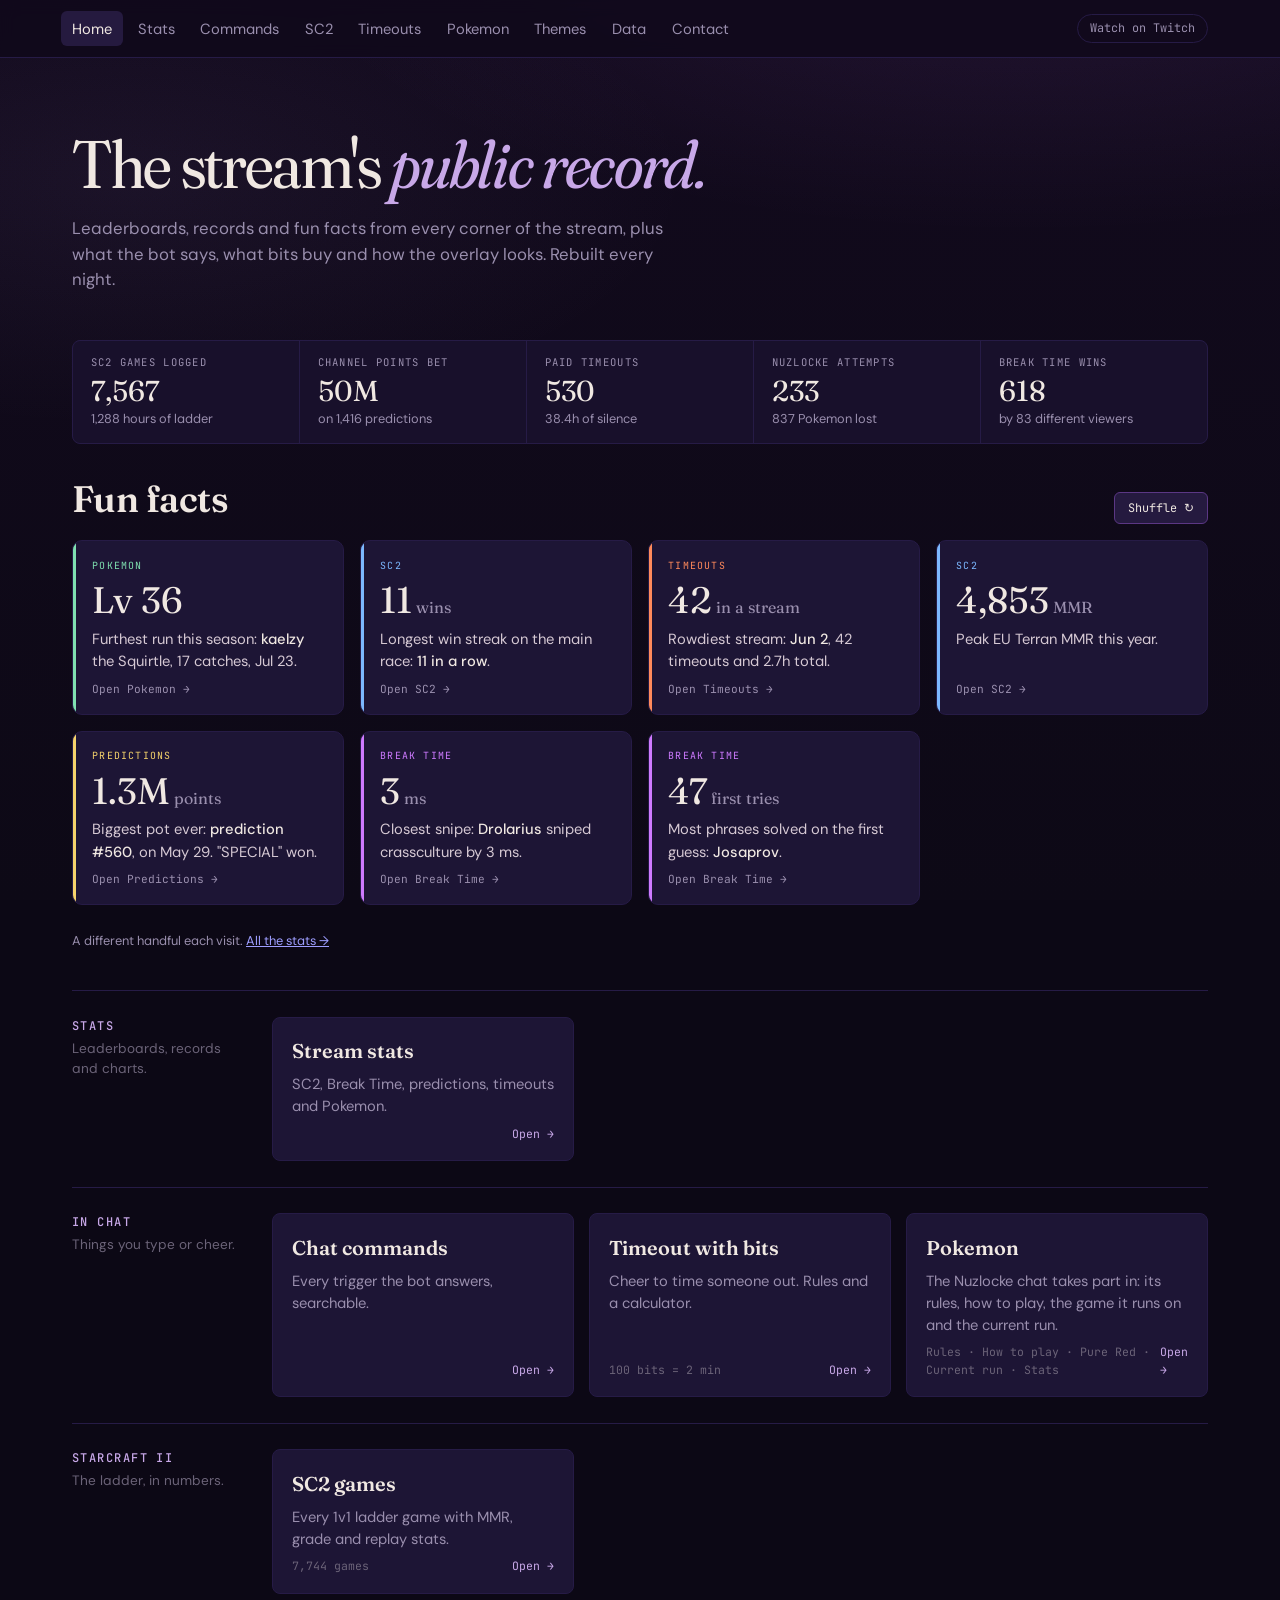
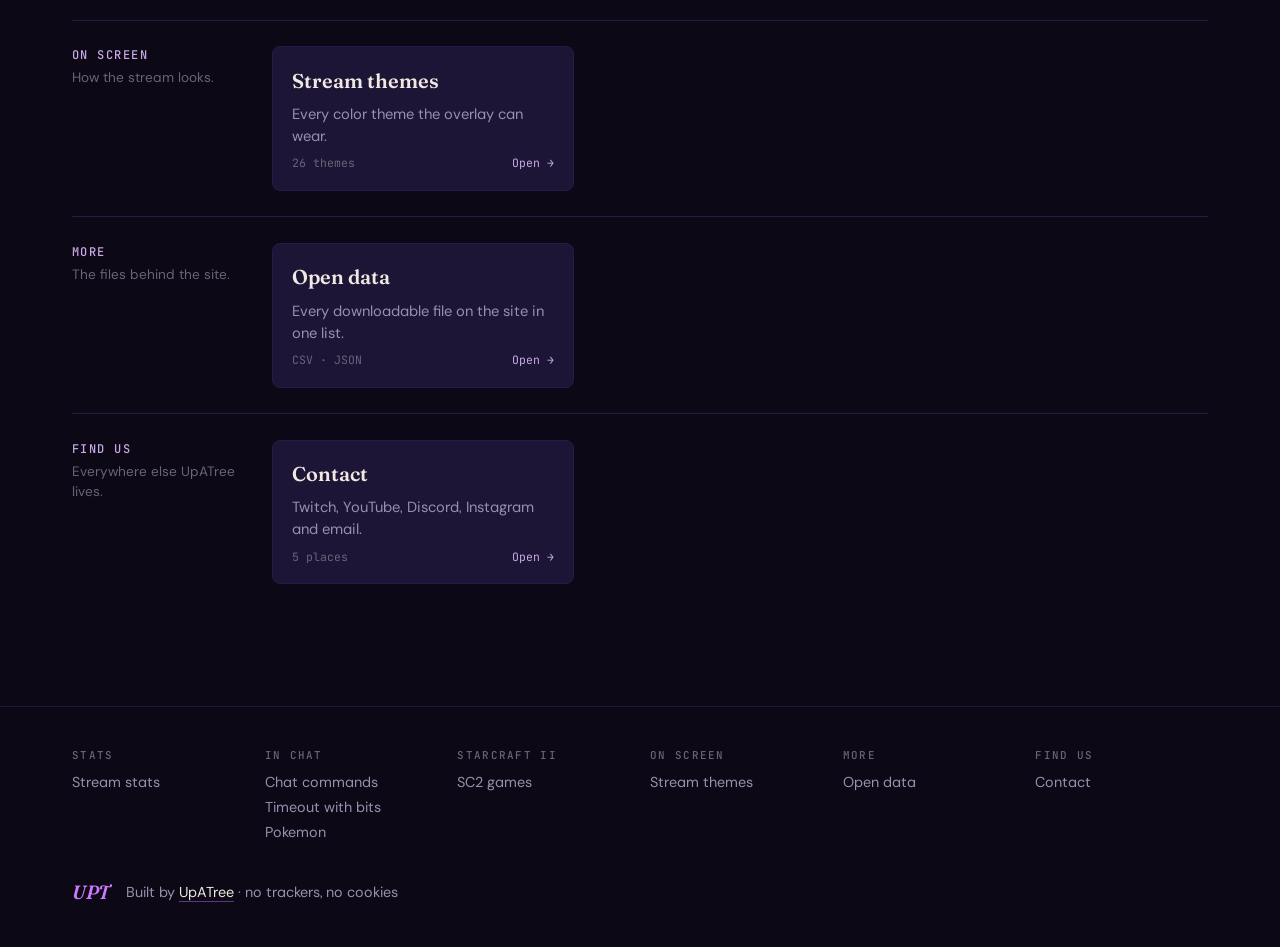
<file: index.html>
<!DOCTYPE html>
<html lang="en">
<head>
    <meta charset="UTF-8">
    <meta name="viewport" content="width=device-width, initial-scale=1.0">
    <title>Home of UpATree</title>
    <meta name="description" content="Our hub for all things stream related, be it StarCraft 2 stats, prediction leaderboards, break-time enthusiasts, Pokemon Nuzlockes, or who times out the most people with money.">
    <meta property="og:title" content="Home of UpATree">
    <meta property="og:description" content="Our hub for all things stream related, be it StarCraft 2 stats, prediction leaderboards, break-time enthusiasts, Pokemon Nuzlockes, or who times out the most people with money.">
    <meta property="og:type" content="website">
    <meta property="og:site_name" content="upatree.ca">
    <meta property="og:url" content="https://upatree.ca/">
    <meta property="og:image" content="https://upatree.ca/og/mark.png">
    <meta property="og:image:width" content="512">
    <meta property="og:image:height" content="512">
    <meta property="og:image:alt" content="UpATree">
    <meta name="twitter:card" content="summary">
    <meta name="theme-color" content="#ce7aff">
    <link rel="canonical" href="https://upatree.ca/">

    <link rel="preconnect" href="https://fonts.googleapis.com">
    <link rel="preconnect" href="https://fonts.gstatic.com" crossorigin>
    <link rel="stylesheet" href="https://fonts.googleapis.com/css2?family=Fraunces:opsz,wght@9..144,300;9..144,400;9..144,600;9..144,800&family=DM+Sans:opsz,wght@9..40,400;9..40,500;9..40,700&family=JetBrains+Mono:wght@400;500;700&display=swap">

    <link rel="stylesheet" href="styles.css">
    <link rel="stylesheet" href="stats.css">
</head>
<body data-page="home">
    <div class="grain" aria-hidden="true"></div>

    <header class="topbar" id="topbar"></header>

    <main>
        <section class="home-hero">
            <h1 class="home-title">The stream's <em>public record.</em></h1>
            <p class="home-lede">
                Leaderboards, records and fun facts from every corner of the stream, plus
                what the bot says, what bits buy and how the overlay looks. Rebuilt every night.
            </p>

        </section>

        <section class="home-stats st" aria-label="Stream stats">
            <div class="headline" id="headline"></div>
      <div class="sumhead">
        <h2>Fun facts</h2>
        <button class="btn" id="shuffle" type="button">Shuffle ↻</button>
      </div>
      <div class="facts" id="cards"></div>
            <p class="foot">A different handful each visit. <a href="stats/">All the stats →</a></p>
        </section>

        <div class="home-groups" id="home-groups"></div>
    </main>

    <footer class="footer" id="footer"></footer>

    <script src="site.js"></script>
    <script src="home-stats.js"></script>
    
</body>
</html>
</file>
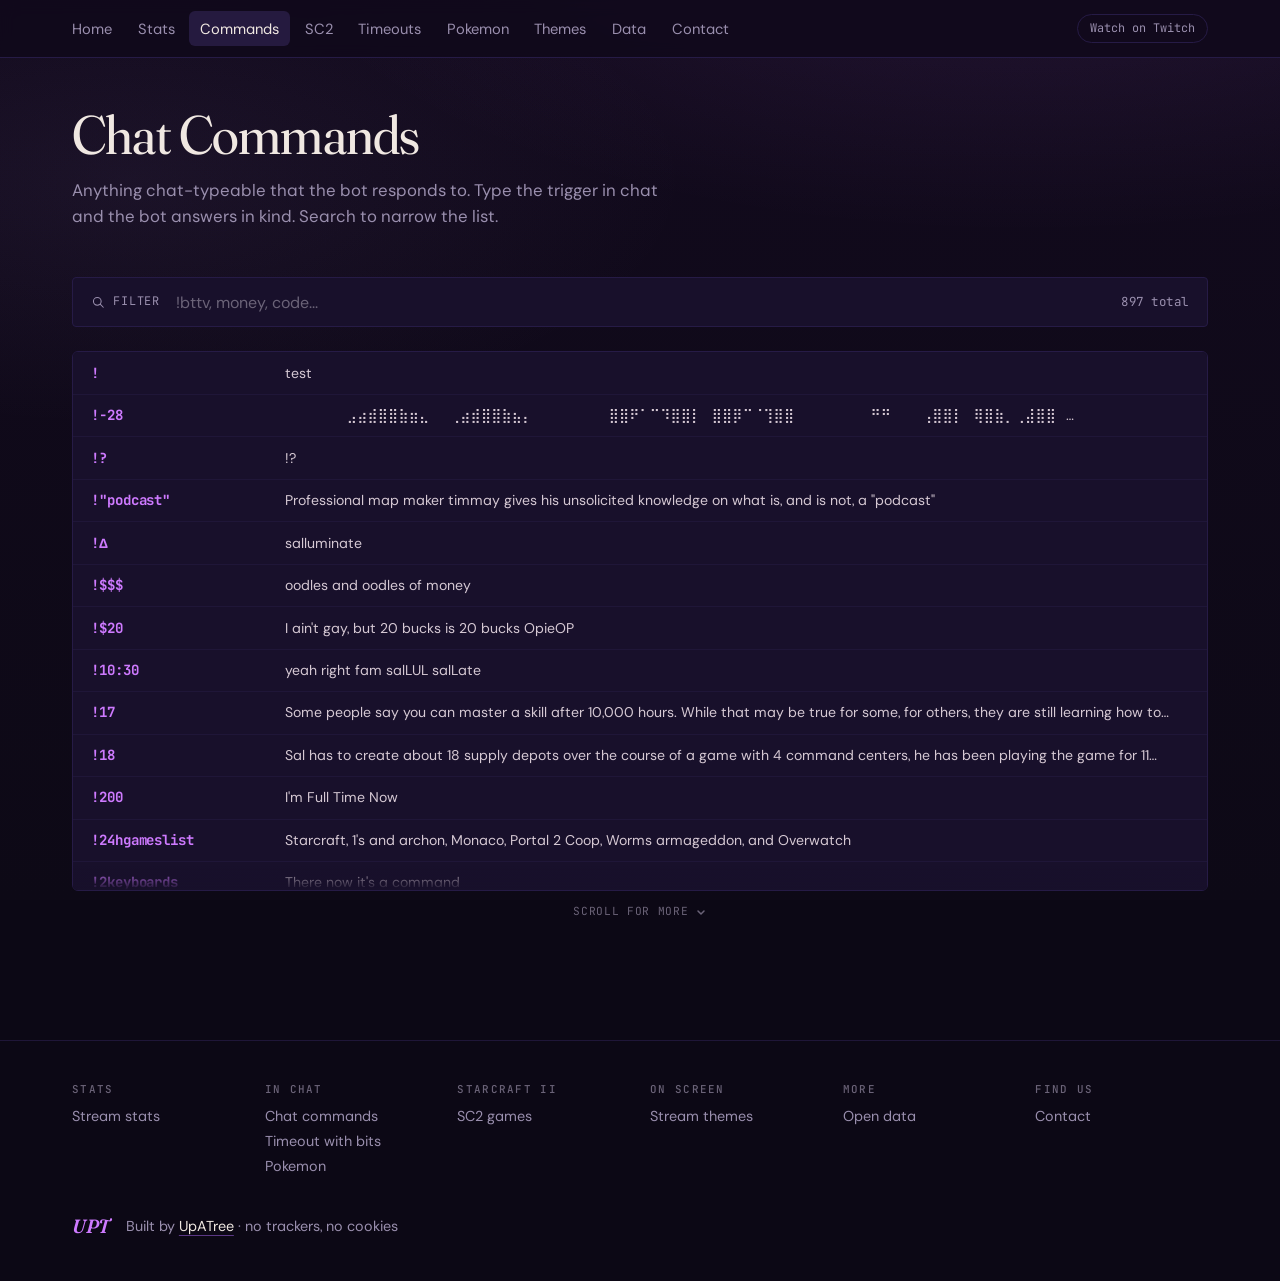
<file: commands/index.html>
<!DOCTYPE html>
<html lang="en">
<head>
    <meta charset="UTF-8">
    <meta name="viewport" content="width=device-width, initial-scale=1.0">
    <title>Chat commands · UpATree</title>
    <meta name="description" content="Every chat command the UpATree bot answers, searchable.">
    <meta property="og:title" content="Chat commands · UpATree">
    <meta property="og:description" content="Every chat command the UpATree bot answers, searchable.">
    <meta property="og:type" content="website">
    <meta property="og:site_name" content="upatree.ca">
    <meta property="og:url" content="https://upatree.ca/commands/">
    <meta property="og:image" content="https://upatree.ca/og/mark.png">
    <meta property="og:image:width" content="512">
    <meta property="og:image:height" content="512">
    <meta property="og:image:alt" content="UpATree">
    <meta name="twitter:card" content="summary">
    <meta name="theme-color" content="#ce7aff">
    <link rel="canonical" href="https://upatree.ca/commands/">

    <link rel="preconnect" href="https://fonts.googleapis.com">
    <link rel="preconnect" href="https://fonts.gstatic.com" crossorigin>
    <link rel="stylesheet" href="https://fonts.googleapis.com/css2?family=Fraunces:opsz,wght@9..144,300;9..144,400;9..144,600;9..144,800&family=DM+Sans:opsz,wght@9..40,400;9..40,500;9..40,700&family=JetBrains+Mono:wght@400;500;700&display=swap">

    <link rel="stylesheet" href="../styles.css">
</head>
<body data-page="commands">
    <div class="grain" aria-hidden="true"></div>

    <header class="topbar" id="topbar"></header>

    <main>
        <section id="commands" class="section section--page section--commands">
            <header class="section-head">
                <h1 class="section-title">Chat Commands</h1>
                <p class="section-lede">
                    Anything chat-typeable that the bot responds to. Type the trigger in chat
                    and the bot answers in kind. Search to narrow the list.
                </p>
            </header>

            <div class="filter-bar">
                <label class="filter-label" for="filter-input">
                    <svg viewBox="0 0 20 20" width="14" height="14" aria-hidden="true">
                        <circle cx="9" cy="9" r="5.5" fill="none" stroke="currentColor" stroke-width="1.5"/>
                        <line x1="13.5" y1="13.5" x2="17.5" y2="17.5" stroke="currentColor" stroke-width="1.5" stroke-linecap="round"/>
                    </svg>
                    Filter
                </label>
                <input
                    id="filter-input"
                    type="search"
                    autocomplete="off"
                    placeholder="!bttv, money, code..."
                    spellcheck="false">
                <output class="filter-count" id="filter-count" for="filter-input">—</output>
            </div>

            <div class="commands-status" id="commands-status" role="status" aria-live="polite">
                Loading commands…
            </div>

            <div class="commands-scroll" id="commands-scroll">
                <ul class="commands-list" id="commands-list" role="list"></ul>
                <p class="empty-state" id="empty-state" hidden>
                    Nothing matches that filter. Try a shorter query.
                </p>
            </div>

            <p class="scroll-hint" aria-hidden="true">
                <span>Scroll for more</span>
                <svg viewBox="0 0 12 12" width="12" height="12">
                    <path d="M3 5l3 3 3-3" fill="none" stroke="currentColor" stroke-width="1.5" stroke-linecap="round" stroke-linejoin="round"/>
                </svg>
            </p>
        </section>
    </main>

    <footer class="footer" id="footer"></footer>

    <script src="../site.js"></script>
    <script src="../app.js" defer></script>
</body>
</html>
</file>
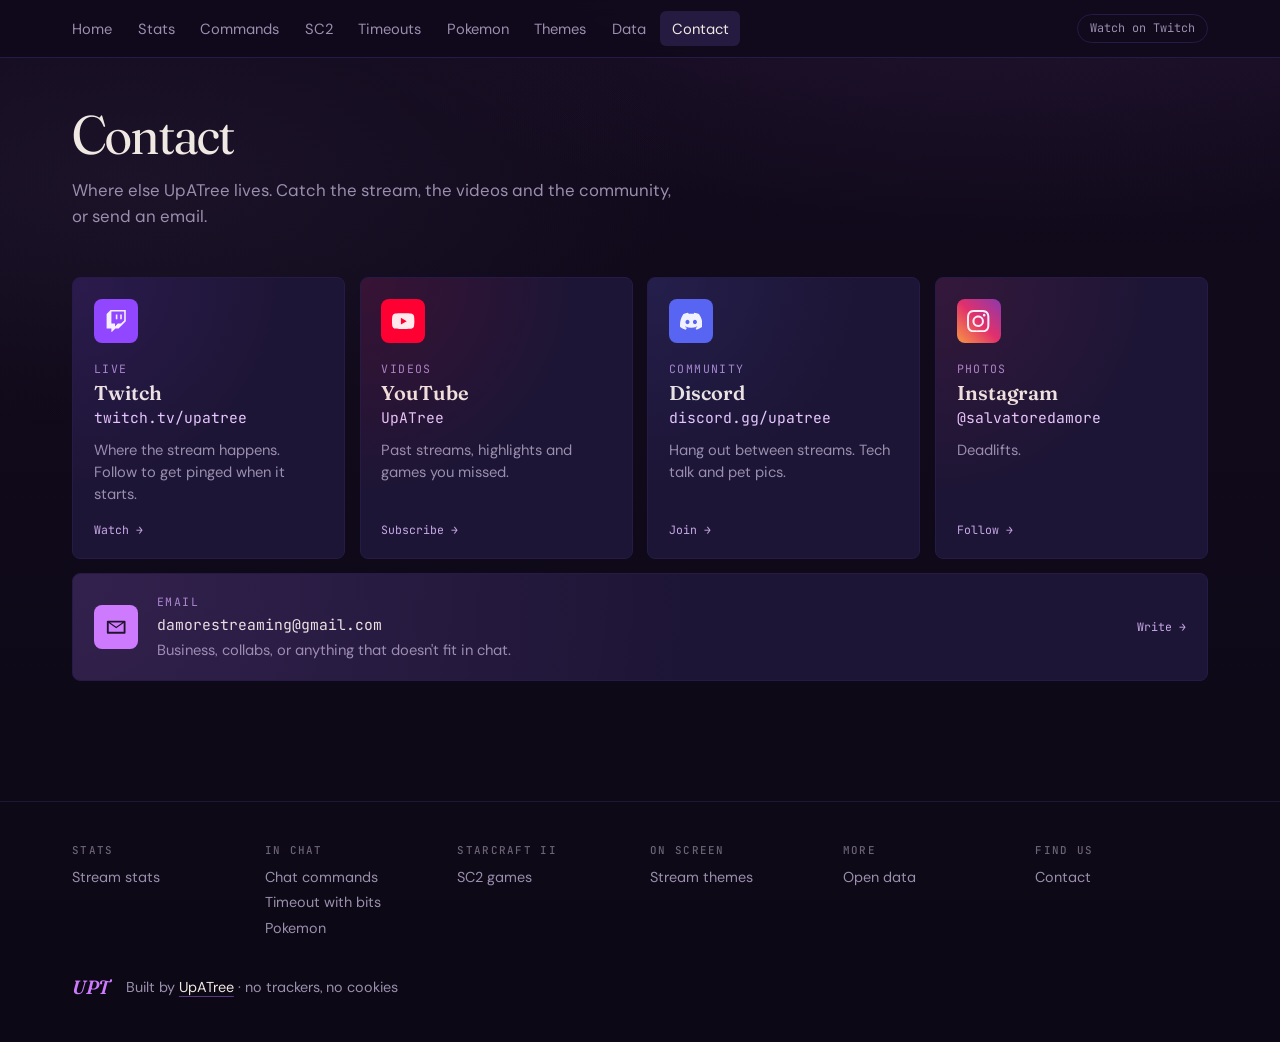
<file: contact/index.html>
<!DOCTYPE html>
<html lang="en">
<head>
    <meta charset="UTF-8">
    <meta name="viewport" content="width=device-width, initial-scale=1.0">
    <title>Contact · UpATree</title>
    <meta name="description" content="Where to find UpATree: Twitch, YouTube, Discord, Instagram and email.">
    <meta property="og:title" content="Contact · UpATree">
    <meta property="og:description" content="Where to find UpATree: Twitch, YouTube, Discord, Instagram and email.">
    <meta property="og:type" content="website">
    <meta property="og:site_name" content="upatree.ca">
    <meta property="og:url" content="https://upatree.ca/contact/">
    <meta property="og:image" content="https://upatree.ca/og/mark.png">
    <meta property="og:image:width" content="512">
    <meta property="og:image:height" content="512">
    <meta property="og:image:alt" content="UpATree">
    <meta name="twitter:card" content="summary">
    <meta name="theme-color" content="#ce7aff">
    <link rel="canonical" href="https://upatree.ca/contact/">

    <link rel="preconnect" href="https://fonts.googleapis.com">
    <link rel="preconnect" href="https://fonts.gstatic.com" crossorigin>
    <link rel="stylesheet" href="https://fonts.googleapis.com/css2?family=Fraunces:opsz,wght@9..144,300;9..144,400;9..144,600;9..144,800&family=DM+Sans:opsz,wght@9..40,400;9..40,500;9..40,700&family=JetBrains+Mono:wght@400;500;700&display=swap">

    <link rel="stylesheet" href="../styles.css">
</head>
<body data-page="contact">
    <div class="grain" aria-hidden="true"></div>

    <header class="topbar" id="topbar"></header>

    <main>
        <section id="contact" class="section section--page section--contact">
            <header class="section-head">
                <h1 class="section-title">Contact</h1>
                <p class="section-lede">
                    Where else UpATree lives. Catch the stream, the videos and the
                    community, or send an email.
                </p>
            </header>

            <div class="contact-grid">
                <a class="contact-card contact-card--twitch" href="https://www.twitch.tv/upatree" rel="noopener">
                    <span class="contact-icon"><svg viewBox="0 0 24 24" aria-hidden="true"><path d="M11.571 4.714h1.715v5.143H11.57zm4.715 0H18v5.143h-1.714zM6 0L1.714 4.286v15.428h5.143V24l4.286-4.286h3.428L22.286 12V0zm14.571 11.143l-3.428 3.428h-3.429l-3 3v-3H6.857V1.714h13.714Z"/></svg></span>
                    <span class="contact-tag">Live</span>
                    <h2 class="contact-name">Twitch</h2>
                    <span class="contact-handle">twitch.tv/upatree</span>
                    <p class="contact-blurb">Where the stream happens. Follow to get pinged when it starts.</p>
                    <span class="contact-go">Watch →</span>
                </a>
                <a class="contact-card contact-card--youtube" href="https://www.youtube.com/channel/UCfpacJSubEJjSIcVosh_ogg" rel="noopener">
                    <span class="contact-icon"><svg viewBox="0 0 24 24" aria-hidden="true"><path d="M23.498 6.186a3.016 3.016 0 0 0-2.122-2.136C19.505 3.545 12 3.545 12 3.545s-7.505 0-9.377.505A3.017 3.017 0 0 0 .502 6.186C0 8.07 0 12 0 12s0 3.93.502 5.814a3.016 3.016 0 0 0 2.122 2.136c1.871.505 9.376.505 9.376.505s7.505 0 9.377-.505a3.015 3.015 0 0 0 2.122-2.136C24 15.93 24 12 24 12s0-3.93-.502-5.814zM9.545 15.568V8.432L15.818 12l-6.273 3.568z"/></svg></span>
                    <span class="contact-tag">Videos</span>
                    <h2 class="contact-name">YouTube</h2>
                    <span class="contact-handle">UpATree</span>
                    <p class="contact-blurb">Past streams, highlights and games you missed.</p>
                    <span class="contact-go">Subscribe →</span>
                </a>
                <a class="contact-card contact-card--discord" href="https://discord.gg/upatree" rel="noopener">
                    <span class="contact-icon"><svg viewBox="0 0 24 24" aria-hidden="true"><path d="M20.317 4.3698a19.7913 19.7913 0 00-4.8851-1.5152.0741.0741 0 00-.0785.0371c-.211.3753-.4447.8648-.6083 1.2495-1.8447-.2762-3.68-.2762-5.4868 0-.1636-.3933-.4058-.8742-.6177-1.2495a.077.077 0 00-.0785-.037 19.7363 19.7363 0 00-4.8852 1.515.0699.0699 0 00-.0321.0277C.5334 9.0458-.319 13.5799.0992 18.0578a.0824.0824 0 00.0312.0561c2.0528 1.5076 4.0413 2.4228 5.9929 3.0294a.0777.0777 0 00.0842-.0276c.4616-.6304.8731-1.2952 1.226-1.9942a.076.076 0 00-.0416-.1057c-.6528-.2476-1.2743-.5495-1.8722-.8923a.077.077 0 01-.0076-.1277c.1258-.0943.2517-.1923.3718-.2914a.0743.0743 0 01.0776-.0105c3.9278 1.7933 8.18 1.7933 12.0614 0a.0739.0739 0 01.0785.0095c.1202.099.246.1981.3728.2924a.077.077 0 01-.0066.1276 12.2986 12.2986 0 01-1.873.8914.0766.0766 0 00-.0407.1067c.3604.698.7719 1.3628 1.225 1.9932a.076.076 0 00.0842.0286c1.961-.6067 3.9495-1.5219 6.0023-3.0294a.077.077 0 00.0313-.0552c.5004-5.177-.8382-9.6739-3.5485-13.6604a.061.061 0 00-.0312-.0286zM8.02 15.3312c-1.1825 0-2.1569-1.0857-2.1569-2.419 0-1.3332.9555-2.4189 2.157-2.4189 1.2108 0 2.1757 1.0952 2.1568 2.419 0 1.3332-.9555 2.4189-2.1569 2.4189zm7.9748 0c-1.1825 0-2.1569-1.0857-2.1569-2.419 0-1.3332.9554-2.4189 2.1569-2.4189 1.2108 0 2.1757 1.0952 2.1568 2.419 0 1.3332-.946 2.4189-2.1568 2.4189Z"/></svg></span>
                    <span class="contact-tag">Community</span>
                    <h2 class="contact-name">Discord</h2>
                    <span class="contact-handle">discord.gg/upatree</span>
                    <p class="contact-blurb">Hang out between streams. Tech talk and pet pics.</p>
                    <span class="contact-go">Join →</span>
                </a>
                <a class="contact-card contact-card--instagram" href="https://www.instagram.com/salvatoredamore/" rel="noopener">
                    <span class="contact-icon"><svg viewBox="0 0 24 24" aria-hidden="true"><path d="M7.0301.084c-1.2768.0602-2.1487.264-2.911.5634-.7888.3075-1.4575.72-2.1228 1.3877-.6652.6677-1.075 1.3368-1.3802 2.127-.2954.7638-.4956 1.6365-.552 2.914-.0564 1.2775-.0689 1.6882-.0626 4.947.0062 3.2586.0206 3.6671.0825 4.9473.061 1.2765.264 2.1482.5635 2.9107.308.7889.72 1.4573 1.388 2.1228.6679.6655 1.3365 1.0743 2.1285 1.38.7632.295 1.6361.4961 2.9134.552 1.2773.056 1.6884.069 4.9462.0627 3.2578-.0062 3.668-.0207 4.9478-.0814 1.28-.0607 2.147-.2652 2.9098-.5633.7889-.3086 1.4578-.72 2.1228-1.3881.665-.6682 1.0745-1.3378 1.3795-2.1284.2957-.7632.4966-1.636.552-2.9124.056-1.2809.0692-1.6898.063-4.948-.0063-3.2583-.021-3.6668-.0817-4.9465-.0607-1.2797-.264-2.1487-.5633-2.9117-.3084-.7889-.72-1.4568-1.3876-2.1228C21.2982 1.33 20.628.9208 19.8378.6165 19.074.321 18.2017.1197 16.9244.0645 15.6471.0093 15.236-.005 11.977.0014 8.718.0076 8.31.0215 7.0301.0839m.1402 21.6932c-1.17-.0509-1.8053-.2453-2.2287-.408-.5606-.216-.96-.4771-1.3819-.895-.422-.4178-.6811-.8186-.9-1.378-.1644-.4234-.3624-1.058-.4171-2.228-.0595-1.2645-.072-1.6442-.079-4.848-.007-3.2037.0053-3.583.0607-4.848.05-1.169.2456-1.805.408-2.2282.216-.5613.4762-.96.895-1.3816.4188-.4217.8184-.6814 1.3783-.9003.423-.1651 1.0575-.3614 2.227-.4171 1.2655-.06 1.6447-.072 4.848-.079 3.2033-.007 3.5835.005 4.8495.0608 1.169.0508 1.8053.2445 2.228.408.5608.216.96.4754 1.3816.895.4217.4194.6816.8176.9005 1.3787.1653.4217.3617 1.056.4169 2.2263.0602 1.2655.0739 1.645.0796 4.848.0058 3.203-.0055 3.5834-.061 4.848-.051 1.17-.245 1.8055-.408 2.2294-.216.5604-.4763.96-.8954 1.3814-.419.4215-.8181.6811-1.3783.9-.4224.1649-1.0577.3617-2.2262.4174-1.2656.0595-1.6448.072-4.8493.079-3.2045.007-3.5825-.006-4.848-.0608M16.953 5.5864A1.44 1.44 0 1 0 18.39 4.144a1.44 1.44 0 0 0-1.437 1.4424M5.8385 12.012c.0067 3.4032 2.7706 6.1557 6.173 6.1493 3.4026-.0065 6.157-2.7701 6.1506-6.1733-.0065-3.4032-2.771-6.1565-6.174-6.1498-3.403.0067-6.156 2.771-6.1496 6.1738M8 12.0077a4 4 0 1 1 4.008 3.9921A3.9996 3.9996 0 0 1 8 12.0077"/></svg></span>
                    <span class="contact-tag">Photos</span>
                    <h2 class="contact-name">Instagram</h2>
                    <span class="contact-handle">@salvatoredamore</span>
                    <p class="contact-blurb">Deadlifts.</p>
                    <span class="contact-go">Follow →</span>
                </a>
            </div>

            <a class="contact-mail" href="mailto:damorestreaming@gmail.com">
                <span class="contact-icon"><svg viewBox="0 0 24 24" aria-hidden="true"><path d="M3 5h18a1 1 0 0 1 1 1v12a1 1 0 0 1-1 1H3a1 1 0 0 1-1-1V6a1 1 0 0 1 1-1zm1 2.4V17h16V7.4l-8 5.6zM5.4 7l6.6 4.6L18.6 7z"/></svg></span>
                <span class="contact-mail-text">
                    <span class="contact-tag">Email</span>
                    <span class="contact-handle">damorestreaming@gmail.com</span>
                    <span class="contact-blurb">Business, collabs, or anything that doesn't fit in chat.</span>
                </span>
                <span class="contact-go">Write →</span>
            </a>
        </section>
    </main>

    <footer class="footer" id="footer"></footer>

    <script src="../site.js"></script>
</body>
</html>
</file>
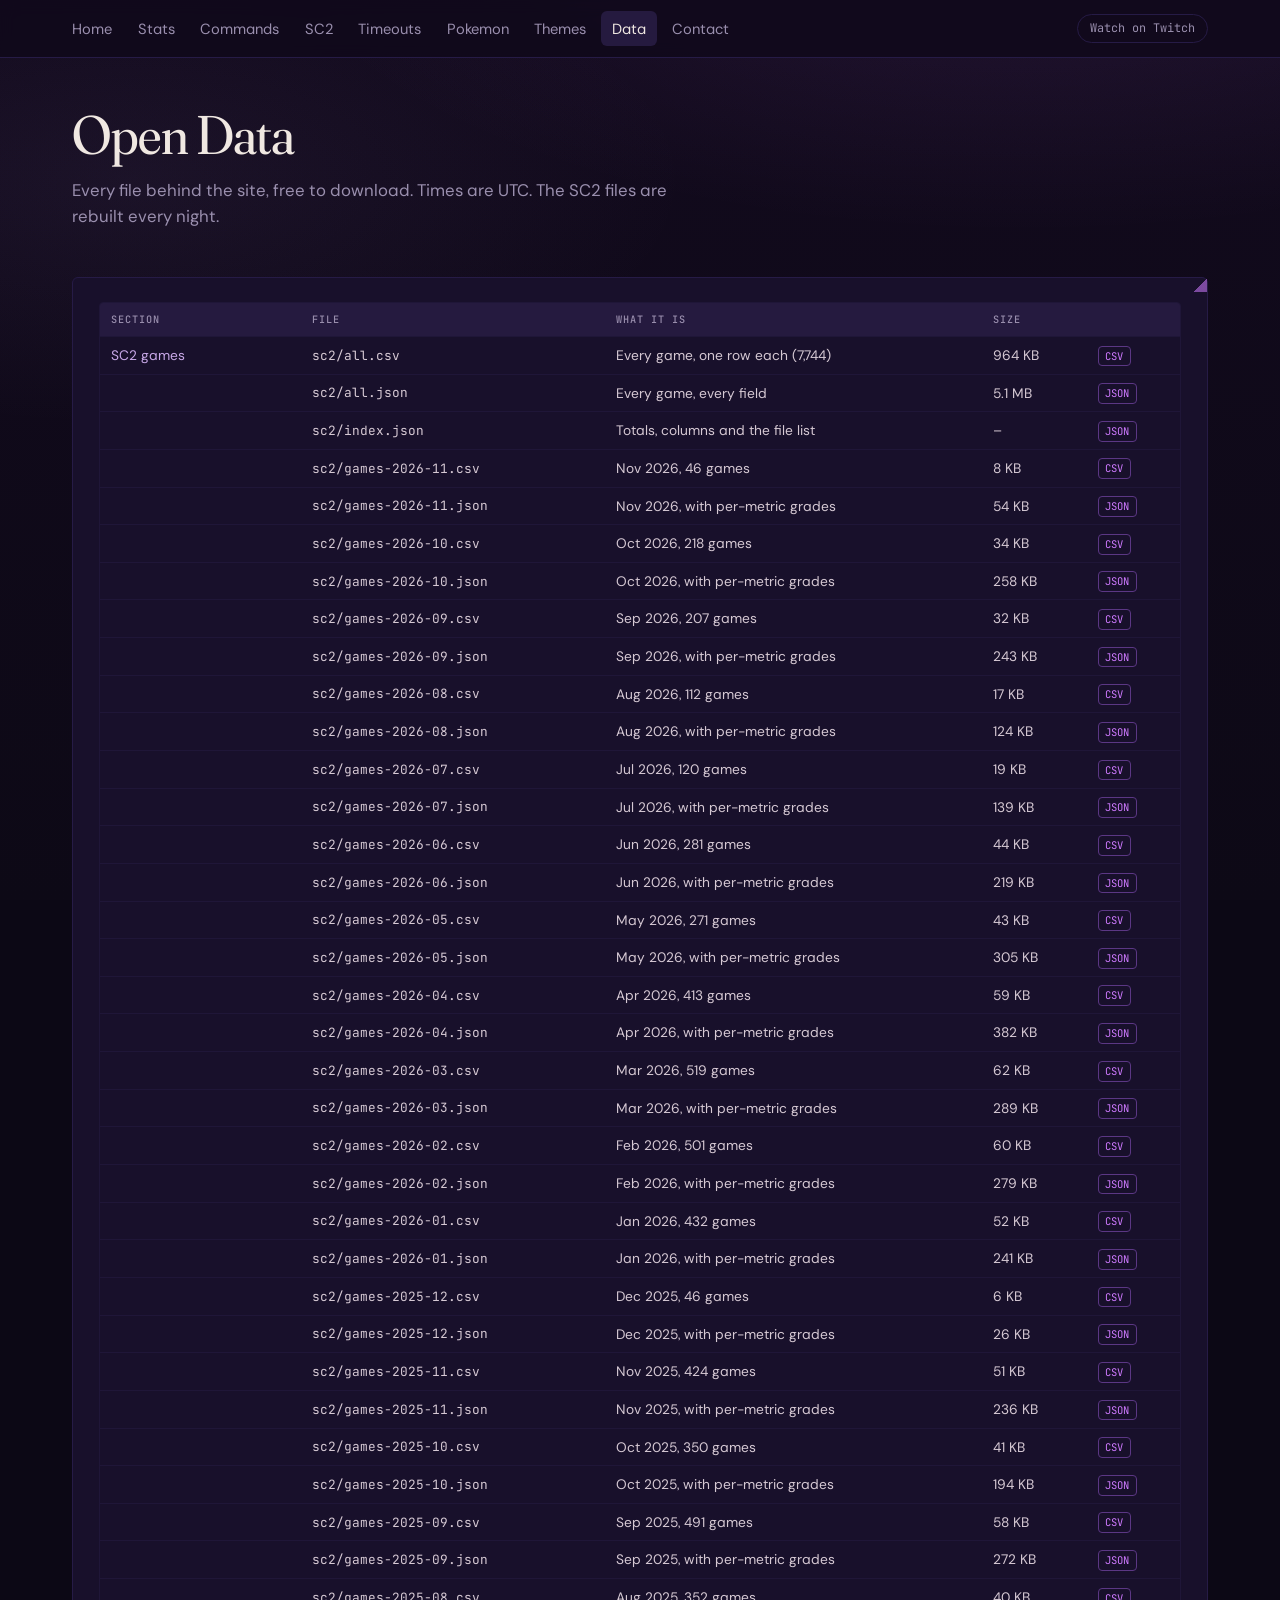
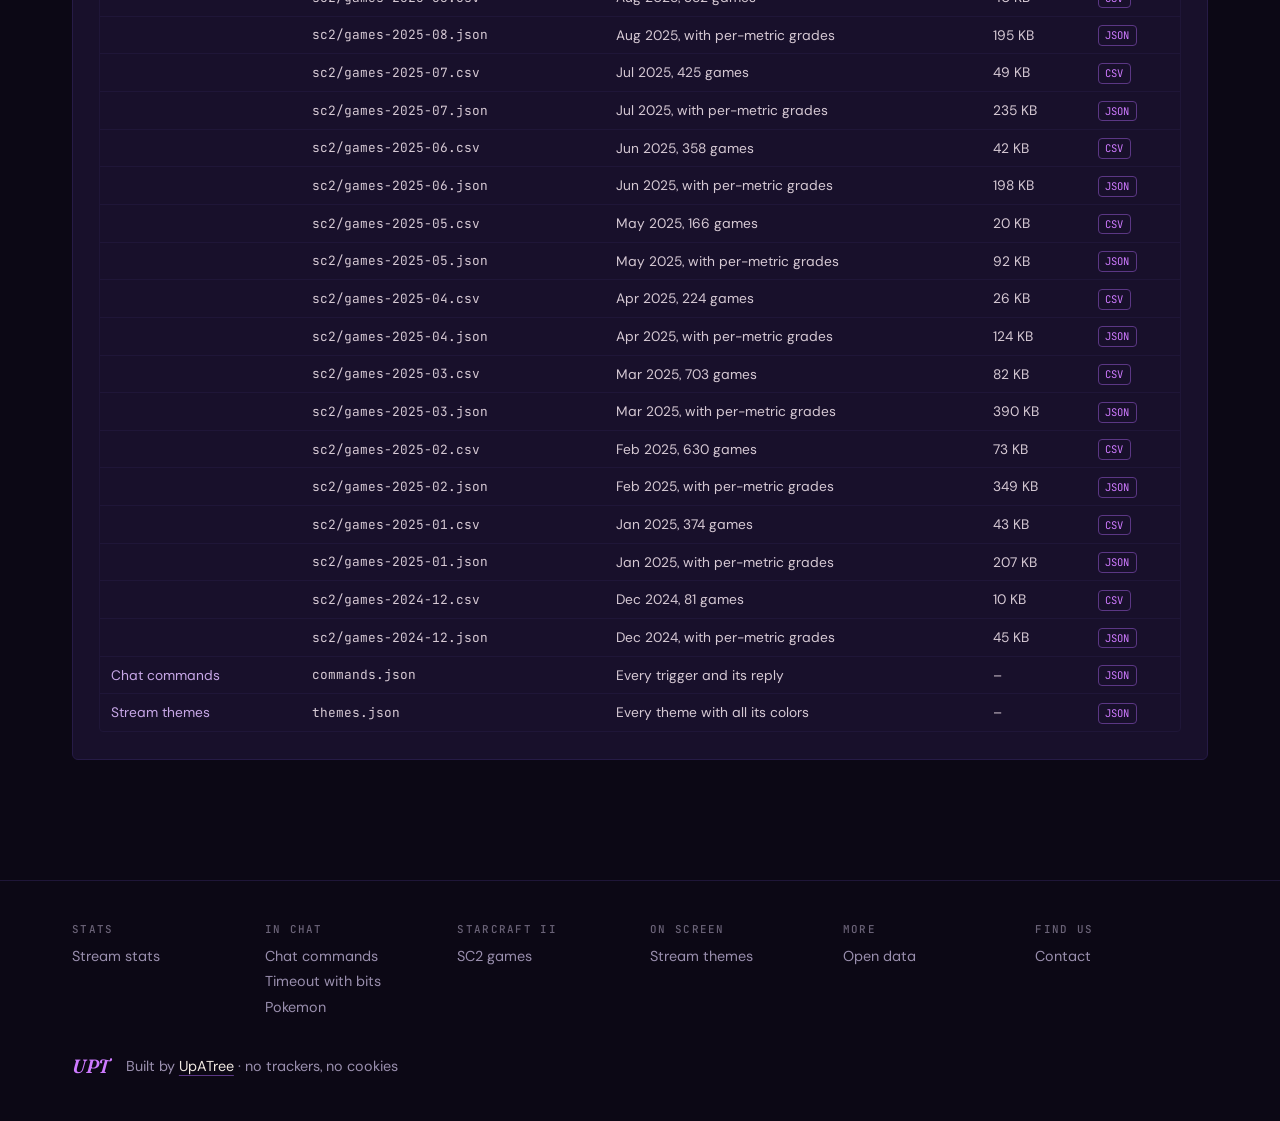
<file: data/index.html>
<!DOCTYPE html>
<html lang="en">
<head>
    <meta charset="UTF-8">
    <meta name="viewport" content="width=device-width, initial-scale=1.0">
    <title>Open data · UpATree</title>
    <meta name="description" content="Every downloadable file on the UpATree info site: SC2 games, chat commands and themes.">
    <meta property="og:title" content="Open data · UpATree">
    <meta property="og:description" content="Every downloadable file on the UpATree info site: SC2 games, chat commands and themes.">
    <meta property="og:type" content="website">
    <meta property="og:site_name" content="upatree.ca">
    <meta property="og:url" content="https://upatree.ca/data/">
    <meta property="og:image" content="https://upatree.ca/og/mark.png">
    <meta property="og:image:width" content="512">
    <meta property="og:image:height" content="512">
    <meta property="og:image:alt" content="UpATree">
    <meta name="twitter:card" content="summary">
    <meta name="theme-color" content="#ce7aff">
    <link rel="canonical" href="https://upatree.ca/data/">

    <link rel="preconnect" href="https://fonts.googleapis.com">
    <link rel="preconnect" href="https://fonts.gstatic.com" crossorigin>
    <link rel="stylesheet" href="https://fonts.googleapis.com/css2?family=Fraunces:opsz,wght@9..144,300;9..144,400;9..144,600;9..144,800&family=DM+Sans:opsz,wght@9..40,400;9..40,500;9..40,700&family=JetBrains+Mono:wght@400;500;700&display=swap">

    <link rel="stylesheet" href="../styles.css">
</head>
<body data-page="data">
    <div class="grain" aria-hidden="true"></div>

    <header class="topbar" id="topbar"></header>

    <main>
        <section id="data" class="section section--page section--data">
            <header class="section-head">
                <h1 class="section-title">Open Data</h1>
                <p class="section-lede">
                    Every file behind the site, free to download. Times are UTC.
                    The SC2 files are rebuilt every night.
                </p>
            </header>

            <div class="themes-status" id="data-status" role="status" aria-live="polite">
                Loading files…
            </div>

            <article class="card" id="data-body" hidden>
                <div class="sc2-tablewrap">
                    <table class="sc2-table">
                        <thead>
                            <tr><th>Section</th><th>File</th><th>What it is</th><th>Size</th><th></th></tr>
                        </thead>
                        <tbody id="data-rows"></tbody>
                    </table>
                </div>
            </article>
        </section>
    </main>

    <footer class="footer" id="footer"></footer>

    <script src="../site.js"></script>
    <script src="../data.js" defer></script>
</body>
</html>
</file>
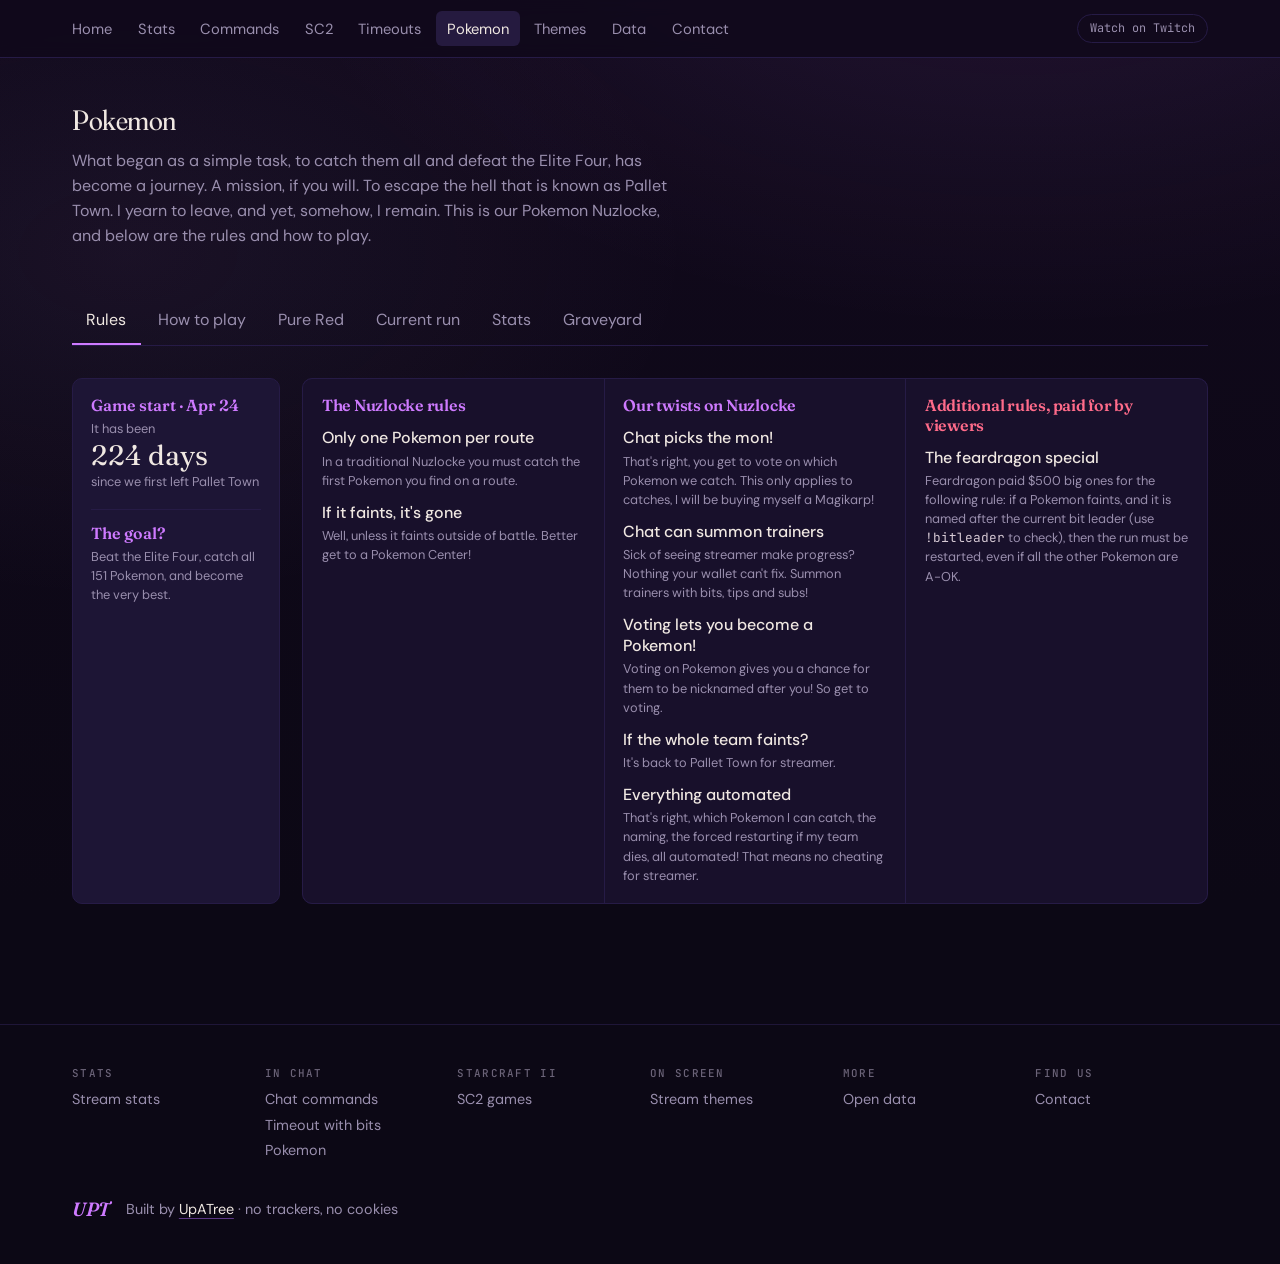
<file: pokemon/index.html>
<!DOCTYPE html>
<html lang="en">
<head>
<meta charset="UTF-8">
<meta name="viewport" content="width=device-width, initial-scale=1.0">
<title>Pokemon · UpATree</title>
<meta name="description" content="How to play UpATree's chat-driven Pokemon Pure Red nuzlocke, what Pure Red changes, the current team, and the stats.">
<meta property="og:title" content="Pokemon · UpATree">
<meta property="og:description" content="How to play UpATree's chat-driven Pokemon Pure Red nuzlocke, what Pure Red changes, the current team, and the stats.">
<meta property="og:type" content="website">
<meta property="og:site_name" content="upatree.ca">
<meta property="og:url" content="https://upatree.ca/pokemon/">
<meta property="og:image" content="https://upatree.ca/og/mark.png">
<meta property="og:image:width" content="512">
<meta property="og:image:height" content="512">
<meta property="og:image:alt" content="UpATree">
<meta name="twitter:card" content="summary">
<meta name="theme-color" content="#ce7aff">
<link rel="canonical" href="https://upatree.ca/pokemon/">
<link rel="preconnect" href="https://fonts.googleapis.com">
<link rel="preconnect" href="https://fonts.gstatic.com" crossorigin>
<link rel="stylesheet" href="https://fonts.googleapis.com/css2?family=Fraunces:opsz,wght@9..144,300;9..144,400;9..144,600;9..144,800&family=DM+Sans:opsz,wght@9..40,400;9..40,500;9..40,700&family=JetBrains+Mono:wght@400;500;700&display=swap">
<link rel="stylesheet" href="../styles.css">
<link rel="stylesheet" href="../stats.css">
<style>
/* Pokemon page: the site's tokens (styles.css, stats.css) plus a few for the game.
   Layout: Rules is one card per way to play, "you type" on the left, "on stream" on the right. */
:root {
  color-scheme: dark;
  /* the whole page uses three sizes and three families (display, body, mono) */
  --fs-s: .8rem; --fs-m: 1rem; --fs-l: 1.75rem;
  --free: #7fe0b0;      /* free actions, same green as the Pokemon stats color */
  --paid: #ce7aff;      /* bits, tips, subs: the site's primary purple */
  --chat-bg: #0e0a18;
  --screen-bg: #140d24;
  --hp-ok: #7fe0b0;
  --hp-mid: #f5d36b;
  --hp-low: #ff6b8a;
}
body {
  background:
    radial-gradient(ellipse 100% 60% at 80% -10%, rgba(206, 122, 255, 0.10), transparent 60%),
    radial-gradient(ellipse 80% 50% at 10% 20%, rgba(168, 136, 204, 0.07), transparent 55%),
    linear-gradient(180deg, var(--bg-base) 0%, var(--bg-deep) 100%) fixed;
  background-color: var(--bg-deep);
}
.topbar { top: env(safe-area-inset-top, 0px); }
.sprite { image-rendering: pixelated; width: 56px; height: 56px; flex: none; }
.sprite.sm { width: 40px; height: 40px; }

/* ── Rules: a day counter card, then three groups (the classic rules, chat's twists, what ends a run) ── */
.pk-rules { display: grid; grid-template-columns: minmax(0, 13rem) minmax(0, 1fr); gap: 1.4rem; }
.run-days { background: var(--bg-card); border: 1px solid var(--rule); border-radius: 10px; padding: 1.1rem 1.15rem; display: flex; flex-direction: column; gap: .2rem; }
/* the card's titles match the rule-group headings beside it */
.pk-rules .run-days .label { font-family: var(--font-display); font-weight: 600; font-size: var(--fs-m); color: var(--pp-1); line-height: 1.2; letter-spacing: normal; text-transform: none; }
/* the goal sits under the counter as a second section of the same card */
.run-days .goal { margin-top: .9rem; padding-top: .9rem; border-top: 1px solid var(--rule); }
.run-days .nw { white-space: nowrap; font-size: inherit; color: inherit; }
.run-days span { font-size: var(--fs-s); color: var(--text-mute); }
.run-days strong { font-family: var(--font-display); font-weight: 400; font-size: var(--fs-l); line-height: 1; color: var(--text-cream); font-variant-numeric: tabular-nums; }
.run-days strong span { font-size: inherit; color: inherit; }
.rule-groups { display: grid; grid-template-columns: repeat(3, minmax(0, 1fr)); gap: 1px; background: var(--rule); border: 1px solid var(--rule); border-radius: 10px; overflow: hidden; }
.rule-group { background: var(--bg-elevated); padding: 1.1rem 1.15rem; min-width: 0; display: grid; gap: .8rem; align-content: start; }
.rule-group h2 { font-family: var(--font-display); font-weight: 600; font-size: var(--fs-m); color: var(--pp-1); line-height: 1.2; }
.rule-group.ends h2 { color: var(--loss); }
.rule-group ul { list-style: none; display: grid; gap: .8rem; }
.rule-group li b { display: block; font-weight: 500; font-size: var(--fs-m); color: var(--text-cream); line-height: 1.3; }
.rule-group li span { display: block; font-size: var(--fs-s); color: var(--text-mute); margin-top: .15rem; }
.rule-group code { font-family: var(--font-mono); color: var(--text-soft); }
@media (max-width: 980px) { .pk-rules { grid-template-columns: minmax(0, 1fr); } .rule-groups { grid-template-columns: minmax(0, 1fr); } }

/* ── One card per way to play ──────────────────────────── */
.plays { display: grid; gap: 1.4rem; }
.play { background: var(--bg-card); border: 1px solid var(--rule); border-radius: 12px; padding: 1.3rem 1.4rem; display: grid; gap: 1rem; min-width: 0; }
/* the three ways share one tabbed card; only the open panel is laid out, so the card fits its content */
.play-tabs { background: var(--bg-card); border: 1px solid var(--rule); border-radius: 12px; min-width: 0; }
.play-tablist { display: flex; gap: .2rem; overflow-x: auto; scrollbar-width: none; border-bottom: 1px solid var(--rule); padding: 0 .5rem; }
.play-tablist button { flex: 0 0 auto; display: flex; gap: .45rem; align-items: center; font: inherit; font-size: var(--fs-m); color: var(--text-mute); background: none; border: 0; border-bottom: 2px solid transparent; margin-bottom: -1px; padding: .8rem .9rem; cursor: pointer; }
.play-tablist button:hover { color: var(--text-cream); }
.play-tablist button[aria-selected="true"] { color: var(--text-cream); border-bottom-color: var(--pp-1); }
.play-tablist button:focus-visible { outline: 2px solid var(--pp-1); outline-offset: -2px; border-radius: 6px; }
.play-panels > .play { align-content: start; background: none; border: 0; border-radius: 0; }
.play-panels > .play[inert] { display: none; }
.play-head { display: flex; align-items: center; gap: .7rem 1rem; flex-wrap: wrap; }
.play-head h3 { font-family: var(--font-display); font-weight: 600; font-size: var(--fs-l); color: var(--text-cream); letter-spacing: -.015em; line-height: 1.05; text-wrap: balance; }
.play-body { display: grid; grid-template-columns: minmax(0, 5fr) auto minmax(0, 7fr); gap: 1rem; align-items: stretch; }
.arrow { align-self: center; color: var(--pp-2); font-family: var(--font-mono); font-size: var(--fs-l); }
@media (max-width: 760px) {
  .play-body { grid-template-columns: minmax(0, 1fr); }
  .arrow { justify-self: center; transform: rotate(90deg); line-height: 1; }
}
.play-rule { font-size: var(--fs-m); margin-top: -.4rem; color: var(--text-soft); }
.play-rule strong { color: var(--text-cream); font-weight: 500; }

/* chat mock, like the Twitch chat column */
.chat { background: var(--chat-bg); border: 1px solid var(--rule); border-radius: 8px; padding: .8rem .9rem; display: flex; flex-direction: column; justify-content: center; gap: .45rem; height: 100%; }
.line { font-size: var(--fs-m); color: var(--text-soft); overflow-wrap: anywhere; }
.line .who { font-weight: 700; }
.line .msg { color: var(--text-cream); }
.line .you { font-family: var(--font-mono); background: var(--bg-card-hi); border: 1px solid var(--pp-deep); border-radius: 4px; padding: .05rem .35rem; color: var(--text-cream); }
.line.sys { font-size: var(--fs-s); color: var(--text-mute); font-style: italic; }
.or { font-family: var(--font-mono); font-size: var(--fs-s); letter-spacing: .12em; color: var(--text-faint); text-transform: uppercase; }
.bits { color: var(--paid); font-weight: 700; font-family: var(--font-mono); }
.gem { display: inline-block; width: .8em; height: .8em; vertical-align: -.05em; margin-right: .15em; }

/* on-stream mock */
.screen { background: var(--screen-bg); border: 1px solid var(--rule); border-radius: 8px; padding: .8rem .9rem; display: flex; flex-direction: column; gap: .55rem; height: 100%; position: relative; }
.screen-title { font-family: var(--font-mono); font-size: var(--fs-s); letter-spacing: .1em; text-transform: uppercase; color: var(--pp-3); }
.vrow { display: grid; grid-template-columns: 40px minmax(0, 6.5rem) minmax(0, 1fr) auto; gap: .55rem; align-items: center; }
.vrow .nm { font-size: var(--fs-m); color: var(--text-cream); white-space: nowrap; overflow: hidden; text-overflow: ellipsis; }
.vrow .track { height: 12px; background: var(--rule); border-radius: 3px; overflow: hidden; display: flex; }
.vrow .track i { display: block; height: 100%; background: var(--free); }
.vrow .track i.boost { background: var(--paid); }
.vrow .n { font-family: var(--font-mono); font-size: var(--fs-s); color: var(--text-mute); min-width: 3.6rem; text-align: right; }
.vrow.out { opacity: .42; }
.vrow.out .track i { background: var(--text-faint); }
.tag { font-family: var(--font-mono); font-size: var(--fs-s); letter-spacing: .1em; text-transform: uppercase; padding: .12rem .4rem; border-radius: 4px; white-space: nowrap; }
.tag.go { background: color-mix(in srgb, var(--free) 18%, transparent); color: var(--free); }
.tag.no { background: color-mix(in srgb, var(--loss) 16%, transparent); color: var(--loss); }
.tag.up { background: color-mix(in srgb, var(--paid) 20%, transparent); color: var(--paid); }
.screen-foot { font-size: var(--fs-s); color: var(--text-mute); border-top: 1px dashed var(--rule); padding-top: .5rem; margin-top: auto; }
.screen-foot b { color: var(--text-cream); font-weight: 500; }


.battle { display: grid; grid-template-columns: auto minmax(0, 1fr); gap: .9rem; align-items: center; background: linear-gradient(180deg, color-mix(in srgb, var(--paid) 14%, transparent), transparent); border: 1px solid var(--pp-deep); border-radius: 8px; padding: .75rem .85rem; }
.battle svg { width: 52px; height: 64px; }
.battle .call { font-family: var(--font-mono); font-size: var(--fs-s); color: var(--text-cream); letter-spacing: .02em; line-height: 1.35; }
.battle .call em { font-style: normal; color: var(--paid); }
.t1 { --t: #4ad06a; } .t2 { --t: #64b5f6; } .t3 { --t: #ffb74d; } .t4 { --t: #e84a3a; }
/* what each trainer tier costs, under the trainer scene; tints match the combo list's trainer chips */
.tier-row { display: grid; grid-template-columns: repeat(4, minmax(0, 1fr)); gap: .6rem; }
.tier-row > div { display: grid; gap: .2rem; align-content: start; border: 1px solid color-mix(in srgb, var(--t) 60%, transparent); background: color-mix(in srgb, var(--t) 12%, transparent); border-radius: 8px; padding: .6rem .75rem; }
.tier-row b { font-family: var(--font-mono); font-size: var(--fs-s); font-weight: 700; letter-spacing: .06em; text-transform: uppercase; color: var(--t); }
.tier-row span { font-size: var(--fs-s); color: var(--text-soft); }
@media (max-width: 760px) { .tier-row { grid-template-columns: repeat(2, minmax(0, 1fr)); } }

.namecard { display: flex; align-items: center; gap: .7rem; border: 1px dashed var(--pp-deep); border-radius: 8px; padding: .45rem .7rem; }
.namecard div { min-width: 0; }
.namecard b { display: block; font-family: var(--font-mono); color: var(--text-cream); font-size: var(--fs-m); }
.namecard span { font-size: var(--fs-s); color: var(--text-mute); }

.combo { background: var(--bg-elevated); border: 1px solid var(--rule); border-radius: 10px; padding: 1.1rem 1.25rem; display: flex; flex-direction: column; gap: .9rem; }
.combo h2 { font-family: var(--font-display); font-weight: 600; font-size: var(--fs-l); color: var(--text-cream); letter-spacing: -.015em; line-height: 1.1; }
.combo > p { font-size: var(--fs-m); color: var(--text-soft); margin-top: -.5rem; }
.combo strong { color: var(--text-cream); font-weight: 500; }
.combo-list { display: grid; grid-template-columns: minmax(0, 1.3fr) auto minmax(0, 1fr) minmax(0, 1fr); gap: .5rem .8rem; align-items: center; }
.combo-list .say { font-family: var(--font-mono); font-size: var(--fs-m); color: var(--text-cream); background: var(--chat-bg); border: 1px solid var(--pp-deep); border-radius: 6px; padding: .4rem .6rem; min-width: 0; overflow-wrap: anywhere; }
.combo-list .say .ev { color: var(--text-mute); }
.combo-list .to { color: var(--pp-2); font-family: var(--font-mono); font-size: var(--fs-m); }
.combo-list .got { font-family: var(--font-mono); font-size: var(--fs-s); font-weight: 700; letter-spacing: .06em; text-transform: uppercase; border-radius: 6px; padding: .45rem .6rem; border: 1px solid; text-align: center; white-space: nowrap; }
.combo-list .got.v { color: var(--pp-4); background: color-mix(in srgb, var(--paid) 18%, transparent); border-color: color-mix(in srgb, var(--paid) 60%, transparent); }
.combo-list .got.tr { color: var(--t); background: color-mix(in srgb, var(--t) 12%, transparent); border-color: color-mix(in srgb, var(--t) 60%, transparent); }
@media (max-width: 640px) { .combo-list { grid-template-columns: minmax(0, 1fr) minmax(0, 1fr); } .combo-list .say { grid-column: 1 / -1; margin-top: .4rem; } .combo-list .to { display: none; } }


/* Animated example: Twitch chat on the left, the real stream overlay on the right.
   Overlay styles copy ChatGames' overlay.html (gold GB boxes, Press Start 2P, scanlines), scaled down. */
.stage { --ov-gold: #f5d060; --ov-gold-2: #d9a84a; --ov-grn: #4ad06a; --ov-fg: #f5f5f0; --ov-fg-2: #d8d8c8; --ov-fg-3: #a8a89a; --ov-fg-4: #6a6a5a; --ov-bg: #0e0a18; --tw-bg: var(--bg-elevated); --tw-fg: var(--text-soft);
  display: grid; grid-template-columns: minmax(0, 1fr) minmax(0, 1fr); gap: 1rem; align-items: stretch;
  overflow-anchor: none; /* else the browser anchors scrolling on a chat message and jumps the page as it moves */ }
.tw-feed { contain: size; }
@media (max-width: 760px) { .stage { grid-template-columns: minmax(0, 1fr); } }
.tw { background: var(--tw-bg); border: 1px solid var(--rule); border-radius: 8px; display: flex; flex-direction: column; min-width: 0; overflow: hidden; }
.tw-head { font-family: var(--font-mono); font-size: var(--fs-s); letter-spacing: .12em; text-transform: uppercase; color: var(--text-mute); padding: .6rem .85rem; border-bottom: 1px dashed var(--rule); background: var(--bg-card); display: flex; justify-content: space-between; }
.stage-col { display: flex; flex-direction: column; min-width: 0; }
.stage-col > .tw, .stage-col > .ov { flex: 1; }
/* feed never sizes to its messages: it fills the column on desktop, fixed height when stacked */
.tw-feed { flex: 1 1 0; min-height: 0; display: flex; flex-direction: column; justify-content: flex-end; gap: .15rem; padding: .5rem .3rem; overflow: hidden;
  -webkit-mask-image: linear-gradient(180deg, transparent 0, #000 3.5rem); mask-image: linear-gradient(180deg, transparent 0, #000 3.5rem); }
@media (max-width: 760px) { .tw-feed { flex: none; height: 9rem; } }
.tw-msg { font-size: var(--fs-m); line-height: 1.35; color: var(--tw-fg); padding: .2rem .5rem; border-radius: 4px; overflow-wrap: anywhere; display: flex; gap: .4rem; align-items: baseline; justify-content: space-between; }
.tw-msg .u { font-weight: 700; }
.tw-msg .t { color: var(--text-cream); }
.tw-msg .plus { font-family: var(--font-mono); font-size: var(--fs-s); color: var(--ov-grn); white-space: nowrap; opacity: 0; transition: opacity .3s; }
.tw-msg.counted { background: color-mix(in srgb, var(--free) 9%, transparent); }
.tw-msg.counted .plus { opacity: 1; }
.tw-msg .bits { color: var(--paid); font-weight: 700; font-family: var(--font-mono); }
.tw-msg.event .sys { display: block; font-family: var(--font-mono); font-size: var(--fs-s); font-weight: 700; letter-spacing: .02em; color: var(--text-cream); margin-bottom: .1rem; }
/* paid votes: purple everywhere, with a sweep in chat and a burst on the overlay */
.tw-msg.paid { border-left: 3px solid var(--paid); border-radius: 0 4px 4px 0; background: linear-gradient(100deg, color-mix(in srgb, var(--paid) 16%, transparent) 0%, color-mix(in srgb, var(--paid) 8%, transparent) 100%); flex-wrap: wrap; }
.tw-msg.paid .plus { color: var(--paid); font-size: var(--fs-s); }
.tw-msg.paid.counted { background: linear-gradient(100deg, color-mix(in srgb, var(--paid) 22%, transparent), color-mix(in srgb, var(--paid) 8%, transparent)); box-shadow: 0 0 14px color-mix(in srgb, var(--paid) 25%, transparent); }
@media (prefers-reduced-motion: no-preference) {
  .tw-msg.paid.new { background-size: 250% 100%; animation: twIn .32s cubic-bezier(.2,.8,.25,1), sweep 1.1s ease-out; background-image: linear-gradient(100deg, color-mix(in srgb, var(--paid) 10%, transparent) 30%, color-mix(in srgb, var(--paid) 45%, transparent) 50%, color-mix(in srgb, var(--paid) 10%, transparent) 70%); }
  .tw-msg.paid.counted .plus { animation: plusPop .8s ease; }
  .vr.boost { animation: boostRow 1.1s ease; }
  .vr.boost .vc { animation: boostNum .7s cubic-bezier(.2,1.6,.4,1); }
  .vr.boost .fl { animation: floatBig 1.3s ease-out; }
  .vr .gemp { animation: gemOut .8s ease-out forwards; }
}
@keyframes sweep { from { background-position: 100% 0; } to { background-position: 0 0; } }
/* a glow that swells and fades, so the label never grows past its message */
@keyframes plusPop { 0% { text-shadow: 0 0 0 transparent; } 40% { text-shadow: 0 0 6px currentColor, 0 0 14px currentColor; } 100% { text-shadow: 0 0 0 transparent; } }
@keyframes boostRow { 0% { box-shadow: 0 0 0 rgba(206,122,255,0); border-color: var(--paid); } 30% { box-shadow: 0 0 22px rgba(206,122,255,.75), inset 0 0 18px rgba(206,122,255,.35); border-color: var(--paid); } 100% { box-shadow: 0 0 0 rgba(206,122,255,0); } }
@keyframes boostNum { 0% { transform: scale(1); color: var(--paid); } 40% { transform: scale(2); color: var(--paid); text-shadow: 0 0 10px var(--paid); } 100% { transform: scale(1); } }
@keyframes floatBig { 0% { opacity: 0; transform: translateY(8px) scale(.8); } 20% { opacity: 1; transform: translateY(0) scale(1.3); } 100% { opacity: 0; transform: translateY(-26px) scale(1.3); } }
@keyframes gemOut { 0% { opacity: 1; transform: translate(0, 0) rotate(0); } 100% { opacity: 0; transform: translate(var(--dx), var(--dy)) rotate(180deg); } }
.vr.boost .fl { color: var(--paid); font-size: var(--fs-s); text-shadow: 0 0 8px var(--paid); }
.vr .gemp { position: absolute; right: 1.1rem; top: .7rem; width: 7px; height: 7px; background: var(--paid); clip-path: polygon(50% 0, 100% 40%, 50% 100%, 0 40%); pointer-events: none; z-index: 3; }
.tw-msg.nope .plus { color: var(--ov-fg-4); opacity: 1; }
@media (prefers-reduced-motion: no-preference) { .tw-msg.new { animation: twIn .32s cubic-bezier(.2,.8,.25,1); } }
@keyframes twIn { from { opacity: 0; transform: translateY(10px); } to { opacity: 1; transform: none; } }

.ov { position: relative; background: linear-gradient(180deg, rgba(14,10,24,.72), rgba(14,10,24,.9)), #1a1230; border-radius: 8px; padding: .6rem; display: flex; flex-direction: column; gap: .5rem; font-family: var(--font-mono); color: var(--ov-fg); min-width: 0; overflow: hidden; }
.ov::after { content: ''; position: absolute; inset: 0; pointer-events: none; background: repeating-linear-gradient(0deg, rgba(0,0,0,.18) 0, rgba(0,0,0,.18) 1px, transparent 1px, transparent 3px), radial-gradient(ellipse at center, transparent 55%, rgba(0,0,0,.35) 100%); mix-blend-mode: multiply; }
.ov-route { text-align: center; font-size: var(--fs-s); color: var(--ov-gold); letter-spacing: 1px; text-shadow: 2px 2px 0 #000, 0 0 10px rgba(245,208,96,.5); border: 2px solid var(--ov-gold-2); background: linear-gradient(180deg, rgba(106,58,160,.25), rgba(14,10,24,.85)); padding: .55rem .4rem; }
.ov-route span { color: var(--ov-gold-2); margin: 0 .4rem; }
.ov-catch { height: 4.6rem; overflow: hidden; display: flex; align-items: center; gap: .6rem; padding: .45rem .6rem; border: 2px solid var(--ov-grn); background: linear-gradient(180deg, rgba(74,208,106,.18), rgba(14,10,24,.85)); box-shadow: 0 0 16px rgba(74,208,106,.25); }
.ov-catch.none { border: 2px dashed var(--ov-fg-4); background: rgba(14,10,24,.85); box-shadow: none; justify-content: center; font-size: var(--fs-s); color: var(--ov-fg-3); text-align: center; line-height: 1.6; }
.ov-catch .cs { width: 44px; height: 44px; image-rendering: pixelated; background: rgba(0,0,0,.35); border: 2px solid var(--ov-grn); padding: 2px; flex: none; }
.ov-catch .ct { flex: 1; text-align: center; min-width: 0; }
.ov-catch .cl { font-size: var(--fs-s); color: var(--ov-grn); letter-spacing: 1px; text-shadow: 0 0 8px rgba(74,208,106,.45); }
.ov-catch .cn { font-size: var(--fs-s); margin-top: .4rem; text-shadow: 2px 2px 0 #000; }
.ov-catch.tied { gap: .5rem; }
.ov-catch.tied .ct .grid { justify-content: center; margin-top: .3rem; }
.ov-catch.tied .grid { display: flex; gap: .3rem; }
.ov-catch.tied .cs { width: 30px; height: 30px; }
.ov-catch.tied .sub { font-family: var(--font-mono); font-size: var(--fs-m); color: var(--ov-fg-2); align-self: center; white-space: nowrap; }
@media (prefers-reduced-motion: no-preference) { .ov-catch.flip { animation: flip .4s ease; } }
@keyframes flip { 0% { filter: brightness(1.8); } 100% { filter: none; } }
.gb { position: relative; border: 2px solid var(--ov-gold-2); background: rgba(18,12,30,.88); box-shadow: 0 0 14px rgba(245,208,96,.12), inset 0 0 24px rgba(0,0,0,.35); padding: .95rem .5rem .5rem; }
.gb-label { position: absolute; top: -.55rem; left: 50%; transform: translateX(-50%); background: var(--ov-bg); color: var(--ov-gold); border: 1px solid var(--ov-gold-2); padding: .1rem .5rem; font-size: var(--fs-s); letter-spacing: 2px; z-index: 2; text-shadow: 0 0 6px rgba(245,208,96,.4); }
.ov-votes { display: grid; gap: .3rem; }
.vr { position: relative; display: grid; grid-template-columns: auto 1fr; grid-template-rows: auto auto; column-gap: .4rem; row-gap: .1rem; align-items: center; padding: .25rem .4rem; border: 1px solid var(--ov-fg-4); background: rgba(0,0,0,.4); }
.vr img { width: 26px; height: 26px; image-rendering: pixelated; }
.vr .vn { grid-column: 1 / -1; font-size: var(--fs-s); letter-spacing: 1px; white-space: nowrap; display: flex; align-items: center; }
.vr .vc { justify-self: end; font-size: var(--fs-m); color: var(--ov-fg-2); }
.vr.lead { border-color: var(--ov-grn); box-shadow: 0 0 8px rgba(74,208,106,.25); }
.vr.lead .vc { color: var(--ov-grn); text-shadow: 0 0 6px rgba(74,208,106,.5); }
.vr .go { display: none; font-size: var(--fs-s); line-height: 1; background: var(--ov-gold); color: var(--ov-bg); padding: .25rem .3rem .15rem; border-radius: 2px; letter-spacing: 1px; margin-left: .4rem; }
.vr.lead.solo .go { display: inline-block; }
.ov-votes.two { grid-template-columns: 1fr 1fr; }
.vr .fl { position: absolute; right: 2.4rem; top: .2rem; font-size: var(--fs-s); color: var(--ov-grn); opacity: 0; pointer-events: none; }
@media (prefers-reduced-motion: no-preference) {
  .vr.bump .vc { animation: bump .45s ease; }
  .vr.bump .fl { animation: floatUp .9s ease-out; }
}
@keyframes bump { 0% { transform: scale(1); } 35% { transform: scale(1.45); } 100% { transform: scale(1); } }
@keyframes floatUp { 0% { opacity: 0; transform: translateY(6px); } 25% { opacity: 1; } 100% { opacity: 0; transform: translateY(-16px); } }
.you-em { font-style: italic; color: var(--pp-1); }
.stage-note { font-family: var(--font-body); font-size: var(--fs-m); color: var(--text-soft); }

/* trainer scene: route view, then the Chat Battle takeover; the queue stays pinned below both, as on stream */
#stage-trainer { --panel-h: 25rem; }
#stage-trainer .ov { height: var(--panel-h); flex: none; padding: 0; gap: 0; }
#stage-trainer .tw { height: var(--panel-h); flex: none; }
@media (max-width: 760px) { #stage-trainer .ov { height: 29rem; } }
.ov-view { position: absolute; inset: 0 0 auto 0; bottom: var(--qh, 0px); padding: .6rem; display: flex; flex-direction: column; gap: .5rem; transition: bottom .35s ease; }
.ov-spawnbox { flex: 1; display: flex; align-items: center; justify-content: center; text-align: center; font-family: var(--font-mono); font-size: var(--fs-m); color: var(--ov-fg-3); line-height: 1.2; padding: .6rem; }
.bt { position: absolute; inset: 0 0 auto 0; bottom: var(--qh, 0px); background: #000; display: flex; flex-direction: column; gap: .35rem; overflow: hidden; padding: .5rem .6rem; font-family: var(--font-mono); z-index: 2; transition: bottom .35s ease; }
.bt[hidden] { display: none !important; }
@media (prefers-reduced-motion: no-preference) { .bt.in { animation: btIn .5s ease-out; } }
@keyframes btIn { from { opacity: 0; transform: scale(1.04); } to { opacity: 1; transform: none; } }
.bt-head { text-align: center; border-bottom: 2px solid #6a3aa0; box-shadow: 0 6px 18px rgba(176,104,217,.25); background: linear-gradient(180deg, rgba(106,58,160,.18), transparent); padding: .1rem 0 .35rem; }
.bt-title { font-family: var(--font-mono); font-size: var(--fs-s); color: #c88afa; text-shadow: 2px 2px 0 #2a1040, 0 0 14px rgba(200,138,250,.55); }
.bt-sub { font-size: var(--fs-m); color: var(--ov-fg-3); letter-spacing: 2px; }
.bt-side { font-family: var(--font-mono); font-size: var(--fs-s); }
.bt-card { display: grid; grid-template-columns: 44px minmax(0, 1fr) auto; gap: .2rem .55rem; align-items: center; border: 2px solid; padding: .3rem .45rem; }
.bt-card img { width: 44px; height: 44px; image-rendering: pixelated; grid-row: span 2; }
.bt-card .nm { font-family: var(--font-mono); font-size: var(--fs-s); color: var(--ov-fg); }
.bt-card .lv { grid-row: span 2; font-family: var(--font-mono); font-size: var(--fs-s); border: 2px solid; padding: .2rem .3rem; text-align: center; line-height: 1.4; }
.bt-card .hpb { height: 6px; background: #111; border: 1px solid #333; }
.bt-card .hpb i { display: block; height: 100%; background: repeating-linear-gradient(90deg, #4ad06a 0 3px, #39a956 3px 4px); transition: width .5s steps(6); }
.bt-card .hpb i.low { background: repeating-linear-gradient(90deg, #e84a3a 0 3px, #b83a2d 3px 4px); }
.bt-card.foe { border-color: #e84a3a; box-shadow: 0 0 10px rgba(232,74,58,.35); }
.bt-card.foe .lv { color: #e84a3a; border-color: #e84a3a; }
.bt-card.me { border-color: #4ad06a; box-shadow: 0 0 10px rgba(74,208,106,.3); }
.bt-card.me .lv { color: #4ad06a; border-color: #4ad06a; }
.bt-vs { display: flex; align-items: center; gap: .5rem; font-family: var(--font-mono); font-size: var(--fs-s); color: var(--ov-gold); }
.bt-vs::before, .bt-vs::after { content: ''; flex: 1; height: 2px; background: var(--ov-gold-2); }
.bt-msg { font-size: var(--fs-m); color: var(--ov-fg); text-align: center; min-height: 1.3em; }
.bt-card.ko img { filter: grayscale(1); opacity: .4; transition: opacity .4s; }
.q { position: absolute; left: 0; right: 0; bottom: 0; z-index: 3; border-top: 2px solid var(--ov-gold-2); background: rgba(18,12,30,.97); padding: .45rem .6rem .55rem; display: flex; flex-direction: column; gap: .35rem; }
.q[hidden] { display: none !important; }
.q-label { font-family: var(--font-mono); font-size: var(--fs-s); letter-spacing: .12em; color: #ffb74d; }
.q-user { font-family: var(--font-mono); font-size: var(--fs-s); color: var(--ov-fg); }
.q-row { display: flex; gap: .4rem; align-items: center; border-top: 1px solid rgba(255,255,255,.18); padding-top: .4rem; }
.q-cell { background: #fff; border: 3px solid; border-radius: 4px; padding: 2px; display: flex; flex: none; }
.q-cell img { width: 100%; height: 100%; image-rendering: pixelated; }
.q-cell.big { width: 58px; height: 58px; } .q-cell.small { width: 38px; height: 38px; }
.q-cell.easy { border-color: #4ad06a; box-shadow: 0 0 8px rgba(74,208,106,.45); }
.q-cell.medium { border-color: #64b5f6; box-shadow: 0 0 8px rgba(100,181,246,.45); }
.q-cell.hard { border-color: #ffb74d; box-shadow: 0 0 8px rgba(255,183,77,.5); }
.q-cell.insane { border-color: #e84a3a; box-shadow: 0 0 10px rgba(232,74,58,.55); }
@media (prefers-reduced-motion: no-preference) { .q-cell.pop { animation: qPop .5s cubic-bezier(.2,1.6,.4,1); } }
@keyframes qPop { from { transform: scale(.2); opacity: 0; } to { transform: none; opacity: 1; } }

/* trainer stage: chat | the game itself | the overlay, in the order things happen on stream */
#stage-trainer { grid-template-columns: minmax(0, .9fr) minmax(0, 1.25fr) minmax(0, 1fr); }
@media (max-width: 1100px) { #stage-trainer { grid-template-columns: minmax(0, 1fr) minmax(0, 1fr); } #stage-trainer .stage-col:first-child { grid-column: 1 / -1; } #stage-trainer .stage-col:first-child .tw { height: auto; } #stage-trainer .stage-col:first-child .tw-feed { flex: none; height: 8rem; } }
@media (max-width: 760px) { #stage-trainer { grid-template-columns: minmax(0, 1fr); } }
/* the screen letterboxes inside a fixed-height bezel, so all three panels are the same height at every width */
.gbs-wrap { height: var(--panel-h); display: grid; place-items: center; background: #2b2140; border-radius: 8px; container-type: size; }
@media (max-width: 760px) { .gbs-wrap { height: auto; container-type: normal; } .gbs { width: 100% !important; } }
.gbs { position: relative; aspect-ratio: 10 / 9; width: min(100cqw, 100cqh * 10 / 9); background: #f8f8f8; border: 6px solid #2b2140; border-radius: 6px; overflow: hidden; container-type: inline-size; font-family: var(--font-mono); color: #181818; box-shadow: inset 0 0 0 2px #000; }
.gb-world { position: absolute; inset: 0; width: 100%; height: 100%; image-rendering: pixelated; }
.gb-battle { position: absolute; inset: 0; background: #f8f8f8; }
.gb-battle[hidden] { display: none !important; }
.gb-hp { position: absolute; width: 50%; font-size: var(--fs-s); line-height: 1.35; }
.gb-hp.foe { top: 5%; left: 5%; }
.gb-hp.me { right: 4%; bottom: 33%; text-align: right; }
.gb-hp .bar { display: flex; align-items: center; gap: 1.5cqw; font-size: var(--fs-s); margin-top: .6cqw; }
.gb-hp .bar span { flex: 1; height: 2.4cqw; border: .7cqw solid #181818; border-radius: 1.5cqw; background: #fff; overflow: hidden; }
.gb-hp .bar i { display: block; height: 100%; background: #30b048; transition: width .6s steps(8); }
.gb-hp .bar i.low { background: #e83030; }
.gb-hp.foe { border-left: .8cqw solid #181818; border-bottom: .8cqw solid #181818; padding: 0 0 1.4cqw 2cqw; }
.gb-hp.me { border-right: .8cqw solid #181818; border-bottom: .8cqw solid #181818; padding: 0 2cqw 1.4cqw 0; }
.gb-hp[hidden], .gb-mon[hidden] { display: none !important; }
.gb-mon { position: absolute; width: 36cqw; height: 36cqw; image-rendering: pixelated; object-fit: contain; }
.gb-mon.foe { top: 3%; right: 6%; }
.gb-mon.me { left: 6%; bottom: 31%; transform: scaleX(-1); }
@media (prefers-reduced-motion: no-preference) {
  .gb-mon.foe.in { animation: slideL .6s ease-out; }
  .gb-mon.me.in { animation: slideR .6s ease-out; }
  .gb-mon.faint { animation: faint .7s ease-in forwards; }
  .gb-mon.hit { animation: blink .5s steps(2) 2; }
  .gb-flash.on { display: block; animation: gbFlash .9s steps(6); }
}
.gb-mon.me.in { --flip: -1; }
@keyframes slideL { from { transform: translateX(70cqw); } to { transform: none; } }
@keyframes slideR { from { transform: translateX(-70cqw) scaleX(-1); } to { transform: scaleX(-1); } }
@keyframes faint { to { transform: translateY(40%); opacity: 0; } }
@keyframes blink { 50% { opacity: 0; } }
.gb-text { position: absolute; left: 0; right: 0; bottom: 0; height: 30%; background: #f8f8f8; border: 1.6cqw double #181818; padding: 3cqw 4cqw; font-size: var(--fs-m); line-height: 1.6; }
.gb-flash { display: none; position: absolute; inset: 0; pointer-events: none; z-index: 5; opacity: 0; background: repeating-linear-gradient(0deg, #181818 0 6%, transparent 6% 12%); }
@keyframes gbFlash { 0%, 33%, 66% { opacity: 1; } 16%, 50%, 83% { opacity: 0; } 100% { opacity: 0; } }

/* ── Team ──────────────────────────────────────────────── */
.party { display: grid; grid-template-columns: repeat(3, minmax(0, 1fr)); gap: .9rem; }
@media (max-width: 900px) { .party { grid-template-columns: repeat(2, minmax(0, 1fr)); } }
@media (max-width: 520px) { .party { grid-template-columns: minmax(0, 1fr); } }
.mon { background: var(--bg-elevated); border: 1px solid var(--rule); border-radius: 10px; padding: .85rem .95rem; display: grid; grid-template-columns: 64px minmax(0, 1fr); gap: .25rem .8rem; align-items: center; min-width: 0; }
.mon .sprite { width: 64px; height: 64px; grid-row: span 2; }
.mon .nick { font-family: var(--font-mono); font-size: var(--fs-m); color: var(--text-cream); white-space: nowrap; overflow: hidden; text-overflow: ellipsis; }
.mon .sp { font-size: var(--fs-s); color: var(--text-mute); }
.mon .sp b { color: var(--text-soft); font-weight: 500; }
.hp { grid-column: 1 / -1; display: grid; grid-template-columns: auto minmax(0, 1fr) auto; gap: .5rem; align-items: center; margin-top: .3rem; }
.hp .k { font-family: var(--font-mono); font-size: var(--fs-s); color: var(--text-faint); letter-spacing: .1em; }
.hp .bar { height: 7px; background: var(--rule); border-radius: 4px; overflow: hidden; }
.hp .bar i { display: block; height: 100%; background: var(--hp-ok); border-radius: 4px; }
.hp .bar i.mid { background: var(--hp-mid); } .hp .bar i.low { background: var(--hp-low); }
.hp .v { font-family: var(--font-mono); font-size: var(--fs-s); color: var(--text-mute); }
.where { grid-column: 1 / -1; display: flex; gap: .4rem; align-items: center; font-size: var(--fs-s); color: var(--text-mute); border-top: 1px dashed var(--rule); padding-top: .5rem; margin-top: .2rem; }
.where svg { width: 14px; height: 14px; flex: none; }
.where b { color: var(--text-cream); font-weight: 500; }

.trail { display: grid; gap: 0; }
.stop { display: grid; grid-template-columns: 1.4rem minmax(0, 9rem) 40px minmax(0, 1fr) auto auto; gap: .7rem; align-items: center; padding: .35rem 0; position: relative; }
.stop::before { content: ''; position: absolute; left: calc(.7rem - 1px); top: 0; bottom: 0; width: 2px; background: var(--rule); }
.stop:first-child::before { top: 50%; } .stop:last-child::before { bottom: 50%; }
.stop .dot { width: 12px; height: 12px; border-radius: 50%; background: var(--c); justify-self: center; position: relative; box-shadow: 0 0 0 3px var(--bg-card); }
.stop .rt { font-size: var(--fs-m); color: var(--text-cream); white-space: nowrap; overflow: hidden; text-overflow: ellipsis; }
.stop .who { font-size: var(--fs-s); color: var(--text-mute); min-width: 0; overflow: hidden; text-overflow: ellipsis; white-space: nowrap; }
.stop .who b { font-family: var(--font-mono); color: var(--text-soft); font-weight: 500; }
.stop.dead .sprite { filter: grayscale(1); opacity: .55; }
.stop .dt { font-family: var(--font-mono); font-size: var(--fs-s); color: var(--text-faint); white-space: nowrap; }
.stop .st { font-family: var(--font-mono); font-size: var(--fs-s); letter-spacing: .1em; text-transform: uppercase; color: var(--c); }
@media (max-width: 560px) { .stop { grid-template-columns: 1.4rem minmax(0, 1fr) 40px auto; } .stop .who { grid-column: 2 / 4; grid-row: 2; margin-top: -.4rem; } .stop .dt { grid-column: 4; grid-row: 2; margin-top: -.4rem; justify-self: end; } }
/* Graveyard tab: three across like the party, sprite greyed out */
.graves { display: grid; grid-template-columns: repeat(3, minmax(0, 1fr)); gap: .7rem; }
@media (max-width: 900px) { .graves { grid-template-columns: repeat(2, minmax(0, 1fr)); } }
@media (max-width: 520px) { .graves { grid-template-columns: minmax(0, 1fr); } }
.grave-mon { background: var(--bg-elevated); border: 1px solid var(--rule); border-radius: 10px; padding: .6rem .8rem; display: grid; grid-template-columns: 48px minmax(0, 1fr); gap: .1rem .7rem; align-items: center; min-width: 0; }
.grave-mon .sprite { width: 48px; height: 48px; grid-row: span 3; filter: grayscale(1); opacity: .6; }
.grave-mon b { font-family: var(--font-mono); font-size: var(--fs-m); color: var(--text-cream); font-weight: 500; white-space: nowrap; overflow: hidden; text-overflow: ellipsis; }
.grave-mon span { font-size: var(--fs-s); color: var(--text-mute); white-space: nowrap; overflow: hidden; text-overflow: ellipsis; }
.grave-mon .died { color: var(--text-soft); }
.legend { display: flex; gap: 1rem; flex-wrap: wrap; font-family: var(--font-mono); font-size: var(--fs-s); color: var(--text-mute); }
.legend i { display: inline-block; width: 9px; height: 9px; border-radius: 50%; background: var(--c); margin-right: .35rem; }
.datalink:hover { border-color: var(--c-pk) !important; }
/* Pure Red tab */
.pr-facts { display: grid; grid-template-columns: repeat(3, minmax(0, 1fr)); gap: 1px; background: var(--rule); border: 1px solid var(--rule); border-radius: 10px; overflow: hidden; margin-bottom: 1.4rem; }
.pr-facts > div { background: var(--bg-elevated); padding: 1rem 1.15rem; display: grid; gap: .25rem; align-content: start; }
.pr-facts b { font-family: var(--font-display); font-weight: 600; font-size: var(--fs-m); color: var(--text-cream); }
.pr-facts span { font-size: var(--fs-m); color: var(--text-soft); }
@media (max-width: 860px) { .pr-facts { grid-template-columns: minmax(0, 1fr); } }
.pr-grid { display: grid; grid-template-columns: repeat(auto-fill, minmax(13.5rem, 1fr)); gap: .6rem; }
.pr-mon { display: grid; grid-template-columns: 56px minmax(0, 1fr); gap: .2rem .75rem; align-items: center; background: var(--bg-elevated); border: 1px solid var(--rule); border-radius: 8px; padding: .55rem .75rem; }
.pr-mon img { grid-row: span 2; }
.pr-mon b { font-family: var(--font-display); font-weight: 600; font-size: var(--fs-m); color: var(--text-cream); }
.pr-mon span { font-size: var(--fs-s); color: var(--text-mute); }
.pr-mon .was { flex-basis: 100%; }
.pr-mon .types { display: flex; gap: .25rem; flex-wrap: wrap; align-items: center; }
.ty { font-style: normal; font-family: var(--font-mono); font-size: var(--fs-s); font-weight: 700; letter-spacing: .06em; text-transform: uppercase; color: var(--ty); border: 1px solid color-mix(in srgb, var(--ty) 60%, transparent); background: color-mix(in srgb, var(--ty) 12%, transparent); border-radius: 4px; padding: .05rem .35rem; }
.pr-moves { display: grid; gap: .4rem; }
.pr-move { display: grid; grid-template-columns: minmax(0, 10rem) 5.5rem minmax(0, 1fr); gap: .4rem .7rem; align-items: center; background: var(--bg-elevated); border: 1px solid var(--rule); border-radius: 8px; padding: .55rem .8rem; }
/* fixed type column so every description starts on the same line */
.pr-move .ty { justify-self: start; }
.pr-move b { font-family: var(--font-mono); font-size: var(--fs-m); color: var(--text-cream); }
.pr-move .what { font-size: var(--fs-m); color: var(--text-soft); }
@media (max-width: 760px) { .pr-move { grid-template-columns: auto minmax(0, 1fr); } .pr-move .ty { justify-self: start; } .pr-move .what { grid-column: 1 / -1; } }
.pr-stack { display: grid; gap: 1.1rem; }
.pr-mon img.tp { background: #f8f8f8; border-radius: 6px; image-rendering: pixelated; width: 56px; height: 56px; }
.pr-tms { display: grid; grid-template-columns: repeat(auto-fill, minmax(17rem, 1fr)); gap: .4rem .6rem; }
.pr-tm { display: grid; grid-template-columns: auto minmax(0, 1fr); gap: .3rem .55rem; align-items: center; justify-items: start; background: var(--bg-elevated); border: 1px solid var(--rule); border-radius: 8px; padding: .5rem .75rem; min-width: 0; }
.pr-tm b { font-family: var(--font-mono); font-size: var(--fs-m); color: var(--text-cream); white-space: nowrap; }
.pr-tm span { grid-column: 1 / -1; font-size: var(--fs-s); color: var(--text-mute); }
.dhead a.src, .pr-stack a.src { color: var(--pp-1); }

/* shared site classes (styles.css, stats.css) snapped to the page's three sizes */
main :is(h1.section-title, .dhead h2, .sumhead h2, .rec b) { font-size: var(--fs-l); }
main :is(.section-lede, .subtabs a, .boxhead h3, .rec span, .note, .board .nm) { font-size: var(--fs-m); }
main :is(.board .hd, .label, .board .rk, .board .v, .boxhead .btn, .tomb span) { font-size: var(--fs-s); }
main code { font-family: var(--font-mono); }
</style>
</head>
<body data-page="pokemon">

<div class="grain" aria-hidden="true"></div>
<header class="topbar" id="topbar"></header>

<main>
<section class="section section--page st">
  <header class="section-head">
    <h1 class="section-title">Pokemon</h1>
    <p class="section-lede">What began as a simple task, to catch them all and defeat the Elite Four, has become a journey. A mission, if you will. To escape the hell that is known as Pallet Town. I yearn to leave, and yet, somehow, I remain. This is our Pokemon Nuzlocke, and below are the rules and how to play.</p>
  </header>

  <nav class="subtabs" aria-label="Pokemon sections">
    <a href="#rules">Rules</a>
    <a href="#play">How to play</a>
    <a href="#purered">Pure Red</a>
    <a href="#team">Current run</a>
    <a href="#stats">Stats</a>
    <a href="#graveyard">Graveyard</a>
  </nav>

  <!-- ═══════════════ RULES ═══════════════ -->
  <section class="panel" id="p-rules" role="tabpanel" hidden>
    <div class="pk-rules">
      <div class="run-days">
        <span class="label" id="days-label">Game start</span>
        <span>It has been</span>
        <strong><span id="days-n">–</span> days</strong>
        <span>since we first left Pallet Town</span>
        <span class="label goal">The goal?</span>
        <span>Beat the Elite Four, catch all 151 Pokemon, and become the very best.</span>
      </div>
      <div class="rule-groups">
        <section class="rule-group">
          <h2>The Nuzlocke rules</h2>
          <ul>
            <li><b>Only one Pokemon per route</b><span>In a traditional Nuzlocke you must catch the first Pokemon you find on a route.</span></li>
            <li><b>If it faints, it's gone</b><span>Well, unless it faints outside of battle. Better get to a Pokemon Center!</span></li>
          </ul>
        </section>
        <section class="rule-group">
          <h2>Our twists on Nuzlocke</h2>
          <ul>
            <li><b>Chat picks the mon!</b><span>That's right, you get to vote on which Pokemon we catch. This only applies to catches, I will be buying myself a Magikarp!</span></li>
            <li><b>Chat can summon trainers</b><span>Sick of seeing streamer make progress? Nothing your wallet can't fix. Summon trainers with bits, tips and subs!</span></li>
            <li><b>Voting lets you become a Pokemon!</b><span>Voting on Pokemon gives you a chance for them to be nicknamed after you! So get to voting.</span></li>
            <li><b>If the whole team faints?</b><span>It's back to Pallet Town for streamer.</span></li>
            <li><b>Everything automated</b><span>That's right, which Pokemon I can catch, the naming, the forced restarting if my team dies, all automated! That means no cheating for streamer.</span></li>
          </ul>
        </section>
        <section class="rule-group ends">
          <h2>Additional rules, paid for by viewers</h2>
          <ul id="paid-rules">
          </ul>
        </section>
      </div>
    </div>
  </section>

  <!-- ═══════════════ HOW TO PLAY ═══════════════ -->
  <section class="panel" id="p-play" role="tabpanel" hidden>
    <div class="sumhead" style="margin-top:0"><h2>Three ways for <em class="you-em">you</em> to play</h2></div>

    <div class="plays">

      <div class="play-tabs">
      <div class="play-tablist" role="tablist" aria-label="Ways to play">
        <button type="button" role="tab" id="tab-vote" aria-controls="play-vote" aria-selected="true">Vote on the catch</button>
        <button type="button" role="tab" id="tab-boost" aria-controls="play-boost" aria-selected="false" tabindex="-1">Boost your vote</button>
        <button type="button" role="tab" id="tab-trainer" aria-controls="play-trainer" aria-selected="false" tabindex="-1">Summon a trainer</button>
      </div>
      <div class="play-panels">

      <!-- Vote on the catch -->
      <article class="play" id="play-vote" role="tabpanel" aria-labelledby="tab-vote">
        <div class="play-head"><h3>One free vote per route, it's on the house!</h3></div>
        <p class="play-rule">Simply <strong>type the name of the Pokemon you want me to catch</strong> in chat, from the list of Pokemon on the screen. The game will block me from catching anything else!</p>
        <div class="stage" data-scene="vote" id="stage-vote"></div>
        <p class="stage-note"><span>If you vote for a Pokemon, you have a chance for that Pokemon to be named after you! Each vote is a ticket, and if that Pokemon is caught the game does a draw, and the winning ticket becomes the Pokemon.</span></p>
      </article>

      <!-- Boost your vote -->
      <article class="play" id="play-boost" role="tabpanel" aria-labelledby="tab-boost" inert>
        <div class="play-head"><h3>Vote even more with your money, just like democracy!</h3></div>
        <p class="play-rule"><strong>Attach the name of your Pokemon</strong> with a cheer, tip, or resub message. <strong>100 bits per vote</strong>, subs and resubs are 5, and a buck will get you a vote too! This does increase your chances of becoming the Pokemon, remember each vote is a ticket that gets drawn by the game when we catch a Mon!</p>
        <div class="stage" data-scene="boost" id="stage-boost"></div>
      </article>

      <!-- Summon a trainer -->
      <article class="play" id="play-trainer" role="tabpanel" aria-labelledby="tab-trainer" inert>
        <div class="play-head"><h3>Summon a trainer with bits, a tip or a sub!</h3></div>
        <p class="play-rule"><strong>300 bits, a $3 tip, or any sub</strong> sends a trainer named after you. Spend more for a tougher one.</p>
        <div class="stage" id="stage-trainer" aria-label="Animated example: chat summons trainers, they queue up, then the battle starts"></div>
        <div class="tier-row">
          <div class="t1"><b>Easy</b><span>300 bits · $3 tip · a sub or resub</span></div>
          <div class="t2"><b>Medium</b><span>500 bits · $5 tip · 2 gifted subs</span></div>
          <div class="t3"><b>Hard</b><span>1,000 bits · $10 tip · 3 gifted subs</span></div>
          <div class="t4"><b>Insane</b><span>2,500 bits · $25 tip · 5 gifted subs</span></div>
        </div>
      </article>

      </div>
      </div>

      <div class="combo">
        <h2>Or do some multitrack drifting!</h2>
        <p>One message can vote <strong>and</strong> summon a trainer. Put the Pokemon's name in it and you get both.</p>
        <div class="combo-list">
          <code class="say"><span class="bits">cheer300</span> Pidgey</code><span class="to" aria-hidden="true">→</span><span class="got v">+3 votes Pidgey</span><span class="got tr t1">Easy trainer</span>
          <code class="say"><span class="bits">cheer500</span> Pidgey</code><span class="to" aria-hidden="true">→</span><span class="got v">+5 votes Pidgey</span><span class="got tr t2">Medium trainer</span>
          <code class="say"><span class="ev">Resub ·</span> Pidgey all day</code><span class="to" aria-hidden="true">→</span><span class="got v">+5 votes Pidgey</span><span class="got tr t1">Easy trainer</span>
          <code class="say"><span class="ev">Tip $10 ·</span> Pidgey or bust</code><span class="to" aria-hidden="true">→</span><span class="got v">+10 votes Pidgey</span><span class="got tr t3">Hard trainer</span>
          <code class="say"><span class="bits">cheer2500</span> Pidgey</code><span class="to" aria-hidden="true">→</span><span class="got v">+25 votes Pidgey</span><span class="got tr t4">Insane trainer</span>
        </div>
      </div>
    </div>
  </section>

  <!-- ═══════════════ PURE RED ═══════════════ -->
  <section class="panel" id="p-purered" role="tabpanel" hidden>
    <div class="dhead">
      <h2>Pokemon Pure Red</h2>
      <p>This is a rom-hack of the original Pokemon games. Same Kanto, same 151 Pokemon, now with running shoes, new moves and more Pokemon on each route. Made by Vortyne: <a class="src" href="https://github.com/Vortyne/pureRGB" rel="noopener">PureRGB on GitHub</a>, <a class="src" href="https://github.com/Vortyne/pureRGB/wiki" rel="noopener">the PureRGB wiki</a>.</p>
    </div>
    <div class="pr-stack">
      <div class="boxhead"><h3>Here are some examples of Pure Red's changes, for an exhaustive list check <a class="src" href="https://github.com/Vortyne/pureRGB/wiki" rel="noopener">the wiki</a>, or watch streamer suffer.</h3></div>
      <div class="pr-facts">
        <div><b>All 151 in one game</b><span>Alakazam, Machamp, Golem and Gengar evolve by level. No trading needed.</span></div>
        <div><b>New Wild Pokemon</b><span>Find the starters, and a vast variety of the original 151 on routes they were never on before! Eevee is right there on Route 1 waiting for you.</span></div>
        <div><b>Reworked types</b><span>Several Pokemon have reworked typing in this rom-hack, making certain mons more interesting, or playable.</span></div>
        <div><b>Rebalanced moves</b><span>Useless moves were made useful. Seven were renamed into new ones.</span></div>
        <div><b>Stronger healing</b><span>Potion heals 50 HP, Super Potion 100. Vitamins are about 3x as strong.</span></div>
        <div><b>Mew under the truck</b><span>The old rumor is real. Missingno is still there too, and won't wreck the save.</span></div>
      </div>
      <div class="box">
        <div class="boxhead"><h3>New wild Pokemon</h3><span class="label">Where · levels · encounter rate</span></div>
        <div class="pr-grid" id="pr-wild"></div>
      </div>
      <div class="box">
        <div class="boxhead"><h3>Reworked typing</h3></div>
        <div class="pr-grid" id="pr-types"></div>
      </div>
      <div class="box">
        <div class="boxhead"><h3>New moves</h3></div>
        <div class="pr-moves" id="pr-moves"></div>
      </div>
      <div class="box">
        <div class="boxhead"><h3>New trainers</h3></div>
        <div class="pr-grid" id="pr-trainers"></div>
      </div>
      <div class="box">
        <div class="boxhead"><h3>New TM spots</h3></div>
        <div class="pr-tms" id="pr-tms"></div>
      </div>
    </div>
  </section>

  <!-- ═══════════════ TEAM ═══════════════ -->
  <section class="panel" id="p-team" role="tabpanel" hidden>
    <div class="dhead">
      <h2 id="team-title">The current run</h2>
      <p id="team-sub">Every Pokemon carries the name of the viewer who won its nickname. Updated once a day.</p>
    </div>

    <div class="box" id="party-box">
      <div class="boxhead"><h3>The party</h3></div>
      <div class="party" id="party"></div>
    </div>

    <div class="box" id="trail-box" style="margin-top:1.1rem">
      <div class="boxhead"><h3>Where and when each one was caught</h3></div>
      <div class="legend" style="margin:-.3rem 0 .8rem"><span style="--c:var(--c-pk)"><i></i>In the party</span><span style="--c:var(--c-sc2)"><i></i>In the box</span><span style="--c:var(--loss)"><i></i>Fallen</span></div>
      <div class="trail" id="trail"></div>
    </div>
  </section>

  <!-- ═══════════════ STATS (same as Stats → Pokemon) ═══════════════ -->
  <section class="panel" id="p-stats" role="tabpanel" hidden>
    <div class="dhead">
      <span class="label" style="color:var(--c-pk)">Pokemon</span>
      <h2 id="pk-title"></h2>
      <p id="pk-sub"></p>
    </div>

    <div class="box">
      <div class="boxhead"><h3>How far each run got</h3></div>
      <p class="note">Every attempt this season, oldest on the left. Bar height is the highest level anyone in the party reached before the wipe.</p>
      <div id="pkruns"></div>
    </div>

    <div class="box" style="margin-top:1.1rem">
      <div class="boxhead"><h3>Viewer Leaderboard</h3><button class="btn" id="pktoggle" type="button">Show top 25</button></div>
      <div class="fly" id="pkboards"></div>
    </div>

    <div class="box" style="margin-top:1.1rem">
      <div class="boxhead"><h3>Where they fall</h3><span class="label">deaths</span></div>
      <div class="fly" id="pkdeadly"></div>
    </div>

    <div class="box" style="margin-top:1.1rem">
      <div class="boxhead"><h3>Records</h3><span class="label">this season</span></div>
      <div class="recs" id="pkrecs"></div>
    </div>
  </section>

  <!-- ═══════════════ GRAVEYARD ═══════════════ -->
  <section class="panel" id="p-graveyard" role="tabpanel" hidden>
    <div class="dhead">
      <h2>Graveyard</h2>
      <p id="pkgrave-n">Pokemon lost this season, most recent first. Updated once a day.</p>
    </div>
    <div class="box">
      <div class="graves" id="pkgrave"></div>
    </div>
  </section>
</section>
</main>

<footer class="footer" id="footer"></footer>

<script src="../site.js"></script>
<script>
(function () {
  'use strict';
  const $ = (id) => document.getElementById(id);
  const esc = (s) => String(s).replace(/[&<>"']/g, (c) => ({ '&': '&amp;', '<': '&lt;', '>': '&gt;', '"': '&quot;', "'": '&#39;' })[c]);
  const PIN = '<svg viewBox="0 0 14 14" aria-hidden="true"><path d="M7 1a4.5 4.5 0 0 0-4.5 4.5C2.5 9 7 13 7 13s4.5-4 4.5-7.5A4.5 4.5 0 0 0 7 1z" fill="none" stroke="currentColor" stroke-width="1.4"/><circle cx="7" cy="5.5" r="1.5" fill="currentColor"/></svg>';

  // national dex order; sprites/<dex>.gif. Lookups ignore case and punctuation ("Mr. Mime", "MR MIME")
  const NAMES = ["Bulbasaur", "Ivysaur", "Venusaur", "Charmander", "Charmeleon", "Charizard", "Squirtle", "Wartortle", "Blastoise", "Caterpie", "Metapod", "Butterfree", "Weedle", "Kakuna", "Beedrill", "Pidgey", "Pidgeotto", "Pidgeot", "Rattata", "Raticate", "Spearow", "Fearow", "Ekans", "Arbok", "Pikachu", "Raichu", "Sandshrew", "Sandslash", "Nidoran F", "Nidorina", "Nidoqueen", "Nidoran M", "Nidorino", "Nidoking", "Clefairy", "Clefable", "Vulpix", "Ninetales", "Jigglypuff", "Wigglytuff", "Zubat", "Golbat", "Oddish", "Gloom", "Vileplume", "Paras", "Parasect", "Venonat", "Venomoth", "Diglett", "Dugtrio", "Meowth", "Persian", "Psyduck", "Golduck", "Mankey", "Primeape", "Growlithe", "Arcanine", "Poliwag", "Poliwhirl", "Poliwrath", "Abra", "Kadabra", "Alakazam", "Machop", "Machoke", "Machamp", "Bellsprout", "Weepinbell", "Victreebel", "Tentacool", "Tentacruel", "Geodude", "Graveler", "Golem", "Ponyta", "Rapidash", "Slowpoke", "Slowbro", "Magnemite", "Magneton", "Farfetchd", "Doduo", "Dodrio", "Seel", "Dewgong", "Grimer", "Muk", "Shellder", "Cloyster", "Gastly", "Haunter", "Gengar", "Onix", "Drowzee", "Hypno", "Krabby", "Kingler", "Voltorb", "Electrode", "Exeggcute", "Exeggutor", "Cubone", "Marowak", "Hitmonlee", "Hitmonchan", "Lickitung", "Koffing", "Weezing", "Rhyhorn", "Rhydon", "Chansey", "Tangela", "Kangaskhan", "Horsea", "Seadra", "Goldeen", "Seaking", "Staryu", "Starmie", "Mr. Mime", "Scyther", "Jynx", "Electabuzz", "Magmar", "Pinsir", "Tauros", "Magikarp", "Gyarados", "Lapras", "Ditto", "Eevee", "Vaporeon", "Jolteon", "Flareon", "Porygon", "Omanyte", "Omastar", "Kabuto", "Kabutops", "Aerodactyl", "Snorlax", "Articuno", "Zapdos", "Moltres", "Dratini", "Dragonair", "Dragonite", "Mewtwo", "Mew"];
  const key = (n) => String(n ?? '').toLowerCase().replace(/[^a-z0-9]/g, '');
  const DEX_OF = new Map(NAMES.map((n, i) => [key(n), i + 1]));
  const sprite = (sp, cls) => (DEX_OF.has(key(sp)) ? `<img class="sprite${cls}" src="sprites/${DEX_OF.get(key(sp))}.gif" alt="">` : '<span class="sprite' + cls + '"></span>');
  const STATE = { party: ['--c-pk', 'Party'], box: ['--c-sc2', 'Box'], dead: ['--loss', 'Fallen'] };

  // pk.team from the nightly export: party rows [viewer, species, level, hp, maxHp, route, caughtAs, caughtOn],
  // trail rows [route, species, viewer, level, state, caughtOn]; caughtOn is missing before the export added it
  function renderTeam(T, day) {
    if (!T) {
      $('team-sub').textContent = 'The current team shows up here after tonight\'s update.';
      $('party-box').hidden = true;
      $('trail-box').hidden = true;
      return;
    }
    $('team-title').textContent = `Run ${T.run}: the ${T.starter || 'new'} run`;
    $('team-sub').textContent = `Started ${day(T.start)}. Every Pokemon carries the name of the viewer who won its nickname. Updated once a day.${T.over ? ' This run is over: next stop, Pallet Town.' : ''}`;
    $('party').innerHTML = T.party.length ? T.party.map(([nick, sp, lv, hp, max, route, as, on]) => {
      const pct = max ? Math.max(0, Math.min(100, (hp / max) * 100)) : 0;
      const cls = pct < 20 ? 'low' : pct < 50 ? 'mid' : '';
      const how = !route ? 'Not a chat catch' : route === 'Pallet Town' ? 'Starter, <b>Pallet Town</b>' : `Caught on <b>${esc(route)}</b>${as && key(as) !== key(sp) ? ` as ${esc(as)}` : ''}`;
      return `<div class="mon">
      ${sprite(sp, '')}
      <span class="nick" title="${esc(nick ?? '')}">${esc(nick ?? '?')}</span>
      <span class="sp"><b>${esc(sp ?? '?')}</b> · Lv ${lv ?? '?'}</span>
      <div class="hp"><span class="k">HP</span><span class="bar"><i class="${cls}" style="width:${pct}%"></i></span><span class="v">${hp ?? '?'}/${max ?? '?'}</span></div>
      <div class="where">${PIN}<span>${how}${on ? ` · ${day(on)}` : ''}</span></div>
    </div>`;
    }).join('') : '<p class="note">No one in the party right now.</p>';
    $('trail').innerHTML = T.trail.map(([route, sp, nick, lv, st, on]) => `
    <div class="stop${st === 'dead' ? ' dead' : ''}" style="--c:var(${STATE[st][0]})">
      <span class="dot"></span>
      <span class="rt">${esc(route ?? '?')}</span>
      ${sprite(sp, ' sm')}
      <span class="who"><b>${esc(nick ?? '?')}</b> the ${esc(sp ?? '?')}${lv ? `, Lv ${lv}` : ''}</span>
      <span class="dt">${on ? day(on) : ''}</span>
      <span class="st">${STATE[st][1]}</span>
    </div>`).join('');
  }

  // ── Stats tab: the Pokemon section of stats.js, unchanged, on the same stats.json
  fetch('../stats/stats.json', { cache: 'no-cache' }).then((r) => {
    if (!r.ok) throw new Error(`HTTP ${r.status}`);
    return r.json();
  }).then((D) => {
    const K = D.pk;
    const fmt = (n) => n.toLocaleString('en-US');
    const MON = ['Jan', 'Feb', 'Mar', 'Apr', 'May', 'Jun', 'Jul', 'Aug', 'Sep', 'Oct', 'Nov', 'Dec'];
    const day = (d) => `${MON[parseInt(d.slice(5, 7), 10) - 1]} ${parseInt(d.slice(8, 10), 10)}`;
    renderTeam(K.team, day);
    function barChart(id, items, color, step, axisFmt, aria, xTitle, yTitle) {
      const el = $(id);
      const W = Math.max(300, el.clientWidth), L = yTitle ? 70 : 52, Rr = 8, Tp = 30, B = (items.some((it) => it[1]) ? 44 : 28) + (xTitle ? 24 : 0), H = 280 + (xTitle ? 24 : 0);
      const max = Math.max(...items.map((it) => it[2]));
      const top = Math.ceil(max / step) * step;
      const bw = (W - L - Rr) / items.length;
      const y = (v) => Tp + (1 - v / top) * (H - Tp - B);
      let s = `<svg viewBox="0 0 ${W} ${H}" role="img" aria-label="${aria}">`;
      for (let v = 0; v <= top; v += step) s += `<line x1="${L}" x2="${W - Rr}" y1="${y(v)}" y2="${y(v)}" stroke="var(--rule)"/><text x="${L - 8}" y="${y(v) + 4}" text-anchor="end" style="font-size:var(--fs-s);fill:var(--text-mute)">${axisFmt(v)}</text>`;
      const thin = bw < 34;
      const sparse = items.some((it) => it[0] === '');
      items.forEach(([label, sub, v, vl, tip], i) => {
        const x = L + i * bw + bw * 0.16, w = bw * 0.68, cx = x + w / 2;
        s += `<rect x="${x}" y="${y(v)}" width="${w}" height="${y(0) - y(v)}" rx="2" fill="var(${color})"><title>${tip}</title></rect>`;
        if (!thin || v === max) s += `<text x="${cx}" y="${y(v) - 8}" text-anchor="middle" class="hi" style="font-size:var(--fs-s)">${vl}</text>`;
        if (bw >= 22 || i % 2 === 0 || sparse) s += `<text x="${cx}" y="${H - B + 18}" text-anchor="middle" style="font-size:var(--fs-s);fill:var(--text-soft)">${label}</text>`;
        if (sub) s += `<text x="${cx}" y="${H - B + 34}" text-anchor="middle" style="font-size:var(--fs-s)">${sub}</text>`;
      });
      if (yTitle) s += `<text transform="translate(14 ${Tp + (H - Tp - B) / 2}) rotate(-90)" text-anchor="middle" style="font-size:var(--fs-s);fill:var(--text-mute)">${yTitle}</text>`;
      el.innerHTML = `${s}</svg>`;
    }
    const drawRuns = () => {
      let lastM = '';
      barChart('pkruns', K.runs.map(([d, lv, c, s]) => { const m = d.slice(0, 7), lab = m !== lastM ? MON[parseInt(d.slice(5, 7), 10) - 1] : ''; lastM = m; return [lab, '', lv, `Lv ${lv}`, `${day(d)}: ${s}, reached level ${lv}, ${c} catches`]; }), '--c-pk', 10, String, 'Highest level reached in each run', '', 'level');
    };
    let lastW = 0;
    new ResizeObserver(() => { const w = $('pkruns').clientWidth; if (w && w !== lastW) { lastW = w; drawRuns(); } }).observe($('pkruns'));

    // day counter on the Rules tab: season start from the nightly export, counted in the viewer's today
    // whole days between two local midnights; round absorbs a DST hour
    const today = new Date(); today.setHours(0, 0, 0, 0);
    const days = Math.round((today - Date.parse(`${K.start}T00:00:00`)) / 864e5);
    $('days-n').textContent = fmt(days);
    // two no-wrap halves, so a narrow column breaks at the dot instead of inside the date
    $('days-label').innerHTML = `<span class="nw">Game start ·</span> <span class="nw">${day(K.start)}</span>`;
    $('pk-title').textContent = `${fmt(K.attempts)} runs, ${fmt(K.deaths)} Pokemon lost`;
    $('pk-sub').textContent = `Chat picks the starter, names every catch after a viewer, and spends bits to send trainers. One wipe and it's back to Pallet Town. Everything here counts from ${day(K.start)}, when the game started.`;
    let pkN = 10;
    const vboard = (title, rows, c, unit) => {
      const mx = rows[0][1];
      return `<div class="board" style="--c:var(${c})"><span class="hd" style="color:var(${c})">${title}</span>${rows.slice(0, pkN).map(([n, v], i) => `
        <span class="rk">${i + 1}</span><span class="nm" title="${esc(n)}">${esc(n)}</span>
        <span class="b" title="${esc(n)}: ${v} ${unit}"><span class="bar" style="width:${(v / mx) * 100}%"></span><span class="v">${v}</span></span>`).join('')}</div>`;
    };
    const renderPk = () => { $('pkboards').innerHTML = vboard('Trainers sent', K.spawners, '--pp-1', 'trainers sent with bits') + vboard('Namesakes fallen', K.namesakes, '--c-pk', 'Pokemon named after them died'); };
    renderPk();
    $('pktoggle').addEventListener('click', (e) => { pkN = pkN === 10 ? 25 : 10; e.target.textContent = pkN === 10 ? 'Show top 25' : 'Show top 10'; renderPk(); });
    { const keep = pkN; pkN = 8; $('pkdeadly').innerHTML = vboard('Deadliest places', K.droute8, '--loss', 'deaths') + vboard('Most-buried species', K.dspec8, '--loss', 'deaths'); pkN = keep; }
    const tierN = Object.fromEntries(K.tiers);
    $('pkrecs').innerHTML = [
      [`Lv ${K.best.lv}`, `Furthest run, <em>${esc(K.best.nick)}</em> the ${K.best.starter}, ${day(K.best.start)}`],
      [K.mostCatch[0], `Most catches in one run, a ${K.mostCatch[2]} run on ${day(K.mostCatch[1])}`],
      [K.mostTr[0], `Most trainers sent at one run, ${day(K.mostTr[1])}`],
      [fmt(K.trainers), `Trainers sent with bits, ${tierN.insane} of them insane`],
      [fmt(K.kos), 'Enemy Pokemon knocked out'],
      [fmt(K.catches), 'Pokemon caught and named after viewers'],
      [K.firstStage, 'Runs that never reached level 10'],
      ...K.starters.map(([s, n, lv]) => [n, `Runs started with ${s}, best reached level ${lv}`]),
    ].map(([b, tx]) => `<div class="rec"><b>${b}</b><span>${tx}</span></div>`).join('');
    // the whole season once the export sends it; until then the newest 12
    const graves = K.graveyard ?? K.grave;
    if (K.graveyard) $('pkgrave-n').textContent = `All ${fmt(graves.length)} Pokemon lost this season, most recent first. Updated once a day.`;
    $('pkgrave').innerHTML = graves.map(([n, sp, lv, route, d]) => `
      <div class="grave-mon">${sprite(sp, '')}<b title="${esc(n || sp)}">${esc(n || sp)}</b><span>${esc(sp)}${lv ? `, Lv ${lv}` : ''}${route ? ` · ${esc(route)}` : ''}</span><span class="died">Died ${day(d)}</span></div>`).join('');
  }).catch((err) => console.error('[pokemon] stats.json:', err));

  // ── Animated chat → overlay scenes. Plays while on screen; reduced motion gets the end state.
  const DEX = { Bulbasaur: 1, Charmander: 4, Squirtle: 7, Pidgey: 16, Rattata: 19, Spearow: 21, 'Nidoran M': 32, Mankey: 56 };
  // chat lines: [user, color, message, vote target or null, votes, tag override, event line]
  const SCENES = {
    vote: {
      route: 'Route 1', mons: ['Pidgey', 'Rattata'],
      chat: [
        ['SethLight1988', '#ff77e0', 'Pidgey', 'Pidgey'],
        ['TimmaySC2', '#7cb8ff', 'rattata', 'Rattata'],
        ['TiySC2', '#f5d36b', 'Rattata', 'Rattata'],
        ['Drolarius', '#ff8a5b', 'Pidgey', 'Pidgey'],
        ['TimmaySC2', '#7cb8ff', 'Pidgey', null, 0, 'ALREADY VOTED'],
        ['Mordecant', '#5fc9a8', 'pidgey', 'Pidgey'],
        ['kaelzy', '#c8a8e8', 'Spearow', null, 0, 'NOT ON ROUTE'],
        ['GuvnaGruff', '#7cb8ff', 'Pidgey', 'Pidgey'],
      ],
    },
    boost: {
      route: 'Route 22', mons: ['Spearow', 'Nidoran M', 'Mankey'],
      chat: [
        ['TiySC2', '#f5d36b', 'Spearow', 'Spearow'],
        ['wrrwrrw', '#7fe0b0', 'Spearow', 'Spearow'],
        ['Delthus', '#ff6b8a', 'Mankey', 'Mankey'],
        ['kaelzy', '#c8a8e8', '<span class="bits">cheer500</span> Nidoran M', 'Nidoran M', 5],
        ['Drolarius', '#ff8a5b', 'Spearow', 'Spearow', 5, null, 'Resubscribed for 14 months!'],
        ['GuvnaGruff', '#7cb8ff', 'Nidoran M', 'Nidoran M', 3, null, 'Tipped $3.00'],
        ['SethLight1988', '#ff77e0', 'Nidoran M', 'Nidoran M'],
      ],
    },
  };

  function scene(root) {
    const cfg = SCENES[root.dataset.scene];
    root.setAttribute('aria-label', `Animated example: chat voting on ${cfg.route}`);
    root.innerHTML = `
      <div class="stage-col"><div class="tw">
        <div class="tw-head"><span>Stream chat</span><span>Example</span></div>
        <div class="tw-feed"></div></div></div>
      <div class="stage-col"><div class="ov">
        <div class="ov-route"><span>▸</span>${cfg.route}<span>◂</span></div>
        <div class="ov-catch none"></div>
        <div class="gb"><span class="gb-label">VOTE</span><div class="ov-votes${cfg.mons.length === 2 ? ' two' : ''}"></div></div>
      </div></div>`;
    const feed = root.querySelector('.tw-feed'), box = root.querySelector('.ov-catch'), list = root.querySelector('.ov-votes');
    const rows = {};
    list.innerHTML = cfg.mons.map((m) => `<div class="vr" data-m="${m}"><img src="sprites/${DEX[m]}.gif" alt=""><span class="vc">0</span><span class="vn">${m.toUpperCase()}<span class="go">GO</span></span><span class="fl">+1</span></div>`).join('');
    list.querySelectorAll('.vr').forEach((r) => { rows[r.dataset.m] = r; });
    let counts, step, timer, lastLead = '';

    function paint() {
      const top = Math.max(...Object.values(counts));
      const leads = top > 0 ? cfg.mons.filter((m) => counts[m] === top) : [];
      cfg.mons.forEach((m) => {
        rows[m].querySelector('.vc').textContent = counts[m];
        rows[m].classList.toggle('lead', leads.includes(m));
        rows[m].classList.toggle('solo', leads.length === 1);
      });
      const key = leads.join();
      if (!leads.length) { box.className = 'ov-catch none'; box.innerHTML = 'Type a POKeMON<br>name in chat!'; }
      else if (leads.length === 1) { box.className = 'ov-catch'; box.innerHTML = `<img class="cs" src="sprites/${DEX[leads[0]]}.gif" alt=""><div class="ct"><div class="cl">CATCH ALLOWED</div><div class="cn">${leads[0]}</div></div>`; }
      else { box.className = 'ov-catch tied'; box.innerHTML = `<div class="ct"><div class="cl">CATCH ALLOWED</div><div class="grid">${leads.map((m) => `<img class="cs" src="sprites/${DEX[m]}.gif" alt="">`).join('')}</div></div><span class="sub">${leads.length} tied</span>`; }
      if (key !== lastLead) { void box.offsetWidth; box.classList.add('flip'); lastLead = key; }
    }
    function addMsg([u, c, text, vote, n = 1, tag, ev], animate) {
      const el = document.createElement('p');
      el.className = `tw-msg${ev ? ' event' : ''}${n > 1 ? ' paid' : ''}${animate ? ' new' : ''}`;
      const label = tag || (vote ? `+${n} ${vote.toUpperCase()}` : 'NO VOTE');
      // message text is fixed demo copy above, so it may carry markup (the cheer badge)
      el.innerHTML = `<span>${ev ? `<span class="sys">${esc(u)} · ${esc(ev)}</span>` : ''}<span class="u" style="color:${c}">${esc(u)}</span>: <span class="t">${text}</span></span><span class="plus">${label}</span>`;
      feed.appendChild(el);
      while (feed.children.length > 10) feed.firstChild.remove();
      return el;
    }
    function apply(msg, el, animate) {
      if (!msg[3]) { el.classList.add('nope'); return; }
      const n = msg[4] || 1;
      counts[msg[3]] += n;
      el.classList.add('counted');
      if (!animate) return;
      const r = rows[msg[3]];
      r.querySelector('.fl').textContent = `+${n}`;
      const cls = n > 1 ? 'boost' : 'bump';
      r.classList.remove('bump', 'boost'); void r.offsetWidth; r.classList.add(cls);
      if (n > 1) {
        // a burst of bit gems from the count, one per vote
        for (let i = 0; i < n * 2; i++) {
          const g = document.createElement('i');
          const a = (i / (n * 2)) * Math.PI * 2;
          g.className = 'gemp';
          g.style.setProperty('--dx', `${Math.cos(a) * 34}px`);
          g.style.setProperty('--dy', `${Math.sin(a) * 22}px`);
          r.appendChild(g);
          setTimeout(() => g.remove(), 850);
        }
      }
      paint();
    }
    function reset() {
      clearTimeout(timer);
      counts = Object.fromEntries(cfg.mons.map((m) => [m, 0]));
      step = 0; lastLead = ''; feed.innerHTML = ''; paint();
    }
    function tick() {
      if (step >= cfg.chat.length) { timer = setTimeout(() => { reset(); timer = setTimeout(tick, 900); }, 4500); return; }
      const msg = cfg.chat[step++];
      const el = addMsg(msg, true);
      timer = setTimeout(() => { apply(msg, el, true); timer = setTimeout(tick, (msg[4] || 1) > 1 ? 1800 : 1100); }, 500);
    }
    function finished() {
      reset();
      cfg.chat.forEach((m) => apply(m, addMsg(m, false), false));
      paint(); box.classList.remove('flip');
    }
    const still = matchMedia('(prefers-reduced-motion: reduce)').matches;
    finished(); // complete at rest; playback starts once it scrolls into view
    let playing = false;
    if (!still) {
      let seen = false;
      const sync = () => {
        const on = seen && !root.closest('[inert]');
        if (on && !playing) { playing = true; reset(); timer = setTimeout(tick, 500); }
        else if (!on && playing) { playing = false; clearTimeout(timer); finished(); }
      };
      new IntersectionObserver(([e]) => { seen = e.isIntersecting; sync(); }, { threshold: 0.45 }).observe(root);
      root.addEventListener('playtab', sync);
    }
  }
  // running bets: [if, then, footnote]; add a row here to add a bet
  // rules viewers paid for: [name, what it does]; they render under Additional rules
  const BETS = [
    ['The feardragon special', 'Feardragon paid $500 big ones for the following rule: if a Pokemon faints, and it is named after the current bit leader (use <code>!bitleader</code> to check), then the run must be restarted, even if all the other Pokemon are A-OK.'],
  ];
  $('paid-rules').insertAdjacentHTML('beforeend', BETS.map(([when, note]) => `<li><b>${when}</b><span>${note}</span></li>`).join(''));
  document.querySelectorAll('.stage[data-scene]').forEach(scene);

  // ── Trainer scene, in the order it really runs: paid → UP NEXT queue → game is free → controls lock 2s
  //    → battle starts in the game → the overlay's Chat Battle opens and the queue moves up
  const TRAINER_CHAT = [
    // [user, color, message, tier, trainer sprite, event line]
    ['feardragon64', '#ff8a5b', '<span class="bits">cheer300</span> get him', 'easy', 'youngster'],
    ['Delthus', '#ff6b8a', '<span class="bits">cheer500</span>', 'medium', 'lass'],
    ['GuvnaGruff', '#7cb8ff', 'good luck lol', 'hard', 'hiker', 'Tipped $10.00'],
  ];
  function trainerScene(root) {
    root.innerHTML = `
      <div class="stage-col"><div class="tw">
        <div class="tw-head"><span>Stream chat</span><span>Example</span></div>
        <div class="tw-feed"></div></div></div>
      <div class="stage-col"><div class="gbs-wrap">
        <div class="gbs">
          <img class="gb-world" src="route3.png" alt="Pokemon Red, Route 3">
          <div class="gb-battle" hidden>
            <div class="gb-hp foe" hidden>RATTATA<br>:L13<div class="bar">HP<span><i style="width:100%"></i></span></div></div>
            <img class="gb-mon foe" alt="">
            <img class="gb-mon me" src="sprites/8.gif" alt="" hidden>
            <div class="gb-hp me" hidden>WARTORTLE<br>:L15<div class="bar">HP<span><i style="width:82%"></i></span></div>41/ 50</div>
            <div class="gb-text"></div>
          </div>
          <div class="gb-flash"></div>
        </div>
      </div></div>
      <div class="stage-col"><div class="ov">
        <div class="ov-view">
          <div class="ov-route"><span>▸</span>Route 3<span>◂</span></div>
          <div class="gb ov-spawnbox"><span class="gb-label">TRAINER SPAWN</span><span>Cheer, tip or sub to send a trainer at the streamer</span></div>
        </div>
        <div class="bt" hidden>
          <div class="bt-head"><div class="bt-title">Chat Battle</div><div class="bt-sub">▸ ROUTE 3 ◂</div></div>
          <span class="bt-side" style="color:#e84a3a" data-k="foe-name"></span>
          <div class="bt-card foe"><img src="sprites/19.gif" alt=""><span class="nm">Rattata</span><span class="lv">LV<br>13</span><span class="hpb"><i style="width:100%"></i></span></div>
          <div class="bt-vs">VS</div>
          <span class="bt-side" style="color:#4ad06a">Streamer</span>
          <div class="bt-card me"><img src="sprites/8.gif" alt=""><span class="nm">Wartortle</span><span class="lv">LV<br>15</span><span class="hpb"><i style="width:82%"></i></span></div>
        </div>
        <div class="q" hidden><span class="q-label">UP NEXT</span><span class="q-user"></span><div class="q-row"></div></div>
      </div></div>`;
    const $r = (sel) => root.querySelector(sel);
    const feed = $r('.tw-feed'), ov = $r('.ov'), bt = $r('.bt'), q = $r('.q');
    const battle = $r('.gb-battle'), text = $r('.gb-text'), flash = $r('.gb-flash');
    const foeImg = $r('.gb-mon.foe'), meImg = $r('.gb-mon.me'), foeHp = $r('.gb-hp.foe'), meHp = $r('.gb-hp.me');
    let queue = [], gen = 0;
    // every wait belongs to one playthrough; a reset abandons the old one mid-sleep
    const sleep = (ms) => { const g = gen; return new Promise((ok, no) => setTimeout(() => (g === gen ? ok() : no(new Error('reset'))), ms)); };
    const say = async (t) => { text.textContent = ''; for (const ch of t) { text.textContent += ch; await sleep(28); } };
    const restart = (el, cls) => { el.classList.remove(cls); void el.offsetWidth; el.classList.add(cls); };

    function paintQueue(popLast) {
      q.hidden = !queue.length;
      if (queue.length) {
        q.querySelector('.q-user').textContent = queue[0][0];
        q.querySelector('.q-row').innerHTML = queue.map((t, i) => `<span class="q-cell ${i ? 'small' : 'big'} ${t[3]}${popLast && i === queue.length - 1 ? ' pop' : ''}"><img src="trainers/${t[4]}.png" alt="${t[3]} trainer"></span>`).join('');
      }
      ov.style.setProperty('--qh', queue.length ? `${q.offsetHeight}px` : '0px');
    }
    function addMsg(m, animate) {
      const [u, c, msg, tier, , ev] = m;
      const el = document.createElement('p');
      el.className = `tw-msg paid${ev ? ' event' : ''}${animate ? ' new' : ''}`;
      el.innerHTML = `<span>${ev ? `<span class="sys">${esc(u)} · ${esc(ev)}</span>` : ''}<span class="u" style="color:${c}">${esc(u)}</span>: <span class="t">${msg}</span></span><span class="plus">${tier.toUpperCase()} TRAINER</span>`;
      feed.appendChild(el);
      return el;
    }
    function setOverlayHp(pct) { const i = bt.querySelector('.foe .hpb i'); i.style.width = `${pct}%`; i.classList.toggle('low', pct < 30); }
    function setGameHp(pct) { const i = foeHp.querySelector('i'); i.style.width = `${pct}%`; i.classList.toggle('low', pct < 30); }
    function reset() {
      gen++; queue = []; feed.innerHTML = ''; flash.classList.remove('on');
      battle.hidden = true; bt.hidden = true; bt.classList.remove('in'); paintQueue();
      foeImg.className = 'gb-mon foe'; foeImg.src = 'trainers/youngster.png'; meImg.className = 'gb-mon me'; meImg.hidden = true;
      foeHp.hidden = true; meHp.hidden = true; text.textContent = ''; setGameHp(100); setOverlayHp(100);
      bt.querySelector('.foe').classList.remove('ko');
    }
    async function play() {
      reset();
      try {
        await sleep(600);
        for (const m of TRAINER_CHAT) {
          const el = addMsg(m, true);
          await sleep(450);
          el.classList.add('counted');
          queue.push(m); paintQueue(true);
          await sleep(1500);
        }
        await sleep(2000);
        // the battle starts in the game; only then does the overlay switch and the queue move up
        restart(flash, 'on'); await sleep(900); flash.classList.remove('on');
        const first = queue.shift();
        battle.hidden = false; foeImg.src = `trainers/${first[4]}.png`; restart(foeImg, 'in');
        bt.querySelector('[data-k="foe-name"]').textContent = first[0];
        bt.hidden = false; restart(bt, 'in'); paintQueue();
        await say(`${first[0]} wants to fight!`); await sleep(1300);
        await say(`${first[0]} sent out RATTATA!`);
        foeImg.src = 'sprites/19.gif'; restart(foeImg, 'in'); foeHp.hidden = false; await sleep(1100);
        await say('Go! WARTORTLE!');
        meImg.hidden = false; restart(meImg, 'in'); meHp.hidden = false; await sleep(1100);
        for (const pct of [55, 0]) {
          await say('WARTORTLE used WATER GUN!');
          restart(foeImg, 'hit'); await sleep(500);
          setGameHp(pct); setOverlayHp(pct); await sleep(1000);
        }
        await say('Enemy RATTATA fainted!');
        restart(foeImg, 'faint'); bt.querySelector('.foe').classList.add('ko'); await sleep(1300);
        await say(`${first[0]} was defeated!`); await sleep(1600);
        battle.hidden = true; bt.hidden = true;
        await sleep(3500);
        play();
      } catch (_e) { /* a newer playthrough took over */ }
    }
    function finished() {
      reset();
      const first = TRAINER_CHAT[0];
      TRAINER_CHAT.forEach((m) => { addMsg(m, false).classList.add('counted'); if (m !== first) queue.push(m); });
      paintQueue();
      battle.hidden = false; foeHp.hidden = false; meHp.hidden = false; meImg.hidden = false; foeImg.src = 'sprites/19.gif';
      text.textContent = 'WARTORTLE used WATER GUN!'; setGameHp(55); setOverlayHp(55);
      bt.hidden = false; bt.querySelector('[data-k="foe-name"]').textContent = first[0];
    }
    const still = matchMedia('(prefers-reduced-motion: reduce)').matches;
    finished();
    let playing = false;
    if (!still) {
      let seen = false;
      const sync = () => {
        const on = seen && !root.closest('[inert]');
        if (on && !playing) { playing = true; play(); }
        else if (!on && playing) { playing = false; finished(); }
      };
      new IntersectionObserver(([e]) => { seen = e.isIntersecting; sync(); }, { threshold: 0.35 }).observe(root);
      root.addEventListener('playtab', sync);
    }
  }
  trainerScene($('stage-trainer'));


  // Pure Red tab, from PureRGB's FEATURES.md and ChatGames' routes.json
  const TY = { ice: '#98d8d8', fire: '#f08030', water: '#6890f0', grass: '#78c850', electric: '#f8d030', psychic: '#f85888', ghost: '#a48cd8', dragon: '#9a7cff', ground: '#e0c068', rock: '#c8b048', bug: '#a8b820', flying: '#a890f0', fighting: '#e0605a', normal: '#b8b890', poison: '#c070c0' };
  const ty = (t) => `<em class="ty" style="--ty:${TY[t]}">${t}</em>`;
  const PR_WILD = [[133, 'Eevee', 'Route 1', 'Lv 3-4 · 15%'], [7, 'Squirtle', 'Route 4', 'Lv 12 · 15%'], [1, 'Bulbasaur', 'Route 5', 'Lv 16 · 15%'], [4, 'Charmander', 'Route 9', 'Lv 14-15 · 15%'],
    [135, 'Jolteon', 'Power Plant', 'Lv 33-36 · 10%'], [134, 'Vaporeon', 'Seafoam Islands', 'Lv 29-39 · 5-10%'], [136, 'Flareon', 'Pokemon Mansion 3F', 'Lv 36-42 · 5%'], [137, 'Porygon', 'Pokemon Mansion', 'Lv 37-60 · 2-14%']];
  $('pr-wild').innerHTML = PR_WILD.map(([id, n, where, lv]) => `<div class="pr-mon"><img class="sprite" src="sprites/${id}.gif" alt=""><b>${n}</b><span>${where} · ${lv}</span></div>`).join('');
  // [dex, name, new types, was]
  const PR_TYPES = [[38, 'Ninetales', ['fire', 'ghost'], 'Fire'], [55, 'Golduck', ['water', 'psychic'], 'Water'], [117, 'Seadra', ['water', 'dragon'], 'Water'], [105, 'Marowak', ['ground', 'ghost'], 'Ground'],
    [141, 'Kabutops', ['rock', 'bug'], 'Rock/Water'], [12, 'Butterfree', ['bug', 'psychic'], 'Bug/Flying'], [85, 'Dodrio', ['flying', 'ground'], 'Normal/Flying'], [101, 'Electrode', ['electric', 'fire'], 'Electric'],
    [22, 'Fearow', ['flying', 'fighting'], 'Normal/Flying'], [99, 'Kingler', ['water', 'ground'], 'Water'], [127, 'Pinsir', ['bug', 'fighting'], 'Bug'], [125, 'Electabuzz', ['electric', 'fighting'], 'Electric'],
    [122, 'Mr. Mime', ['psychic', 'ghost'], 'Psychic'], [28, 'Sandslash', ['ground', 'normal'], 'Ground'], [78, 'Rapidash', ['fire', 'normal'], 'Fire'], [119, 'Seaking', ['water', 'normal'], 'Water'], [71, 'Victreebel', ['grass', 'dragon'], 'Grass/Poison']];
  $('pr-types').innerHTML = PR_TYPES.map(([id, n, t, was]) => `<div class="pr-mon"><img class="sprite" src="sprites/${id}.gif" alt=""><b>${n}</b><span class="types">${t.map(ty).join('')}<span class="was">was ${was}</span></span></div>`).join('');
  const PR_MOVES = [['Constrict', 'Static Snag', 'electric', '75 power, 30% paralysis'], ['Take Down', 'Heat Rush', 'fire', '75 power, 30% burn'], ['Kinesis', 'Firewall', 'fire', '20 power, burns the foe, hits harder each use on a burned foe'],
    ['Counter', 'Drain Punch', 'fighting', '75 power, drains HP'], ['Razor Wind', 'Roost', 'flying', 'Heals half your HP'], ['Slam', 'Filthy Slam', 'poison', '80 power'], ['Fury Swipes', 'Dust Claw', 'ground', '40 power, an early Ground move']];
  $('pr-moves').innerHTML = PR_MOVES.map(([, now, t, what]) => `<div class="pr-move"><b>${now}</b>${ty(t)}<span class="what">${what}</span></div>`).join('');

  const PR_TRAINERS = [['rookie', 'Rookie', 'Routes that used to be empty'], ['ranger', 'Ranger', 'Routes, and the Safari Zone Ranger Hunt'], ['firefighter', 'Firefighter', 'Routes that used to be empty'],
    ['cool_kid', 'Cool Kid', 'Routes that used to be empty'], ['soldier', 'Soldier', 'Routes that used to be empty'], ['chief', 'Chief', 'Routes that used to be empty'], ['prof_oak', 'Prof. Oak', 'Cerulean Cave after the Elite Four. Rematch anytime']];
  $('pr-trainers').innerHTML = PR_TRAINERS.map(([f, n, where]) => `<div class="pr-mon"><img class="tp" src="trainers/${f}.png" alt=""><b>${n}</b><span>${where}</span></div>`).join('');
  // the _NEW entries in PureRGB's tm_location_assignments.asm
  const PR_TMS = [['Reflect', 'psychic', 'Route 2, above Diglett\'s Cave'], ['Firewall', 'fire', 'Route 24, return shortcut'], ['Roost', 'flying', 'Route 5, by the Saffron gate'],
    ['Light Screen', 'psychic', 'Route 11, southeast'], ['Rolling Kick', 'fighting', 'Rock Tunnel B1F, southwest corner'], ['Thunderbolt', 'electric', 'Route 10, near the Power Plant'],
    ['Razor Leaf', 'grass', 'Route 21, grass near Pallet'], ['Ice Beam', 'ice', 'Seafoam Islands B4F'], ['Hi Jump Kick', 'fighting', 'Route 23, after Victory Road']];
  $('pr-tms').innerHTML = PR_TMS.map(([m, t, where]) => `<div class="pr-tm">${ty(t)}<b>${m}</b><span>${where}</span></div>`).join('');

  // ways-to-play tabs: one panel open at a time; each scene re-checks whether it should run
  const playTabs = [...document.querySelectorAll('.play-tablist [role="tab"]')];
  function openPlay(tab) {
    playTabs.forEach((t) => {
      const on = t === tab;
      t.setAttribute('aria-selected', String(on));
      t.tabIndex = on ? 0 : -1;
      $(t.getAttribute('aria-controls')).inert = !on;
    });
    document.querySelectorAll('.play-panels .stage').forEach((st) => st.dispatchEvent(new Event('playtab')));
  }
  playTabs.forEach((t, i) => {
    t.addEventListener('click', () => openPlay(t));
    t.addEventListener('keydown', (e) => {
      const step = { ArrowRight: 1, ArrowLeft: -1 }[e.key];
      if (!step) return;
      const next = playTabs[(i + step + playTabs.length) % playTabs.length];
      next.focus(); openPlay(next);
    });
  });

  // sub-tab router: #rules, #play, #purered, #team, #stats, #graveyard
  const TABS = ['rules', 'play', 'purered', 'team', 'stats', 'graveyard'];
  function show() {
    const tab = TABS.includes(location.hash.slice(1)) ? location.hash.slice(1) : 'rules';
    document.querySelectorAll('.subtabs a').forEach((a) => { if (a.hash === `#${tab}`) a.setAttribute('aria-current', 'page'); else a.removeAttribute('aria-current'); });
    TABS.forEach((t) => { $(`p-${t}`).hidden = t !== tab; });
  }
  window.addEventListener('hashchange', show);
  show();
})();
</script>
</body>
</html>
</file>
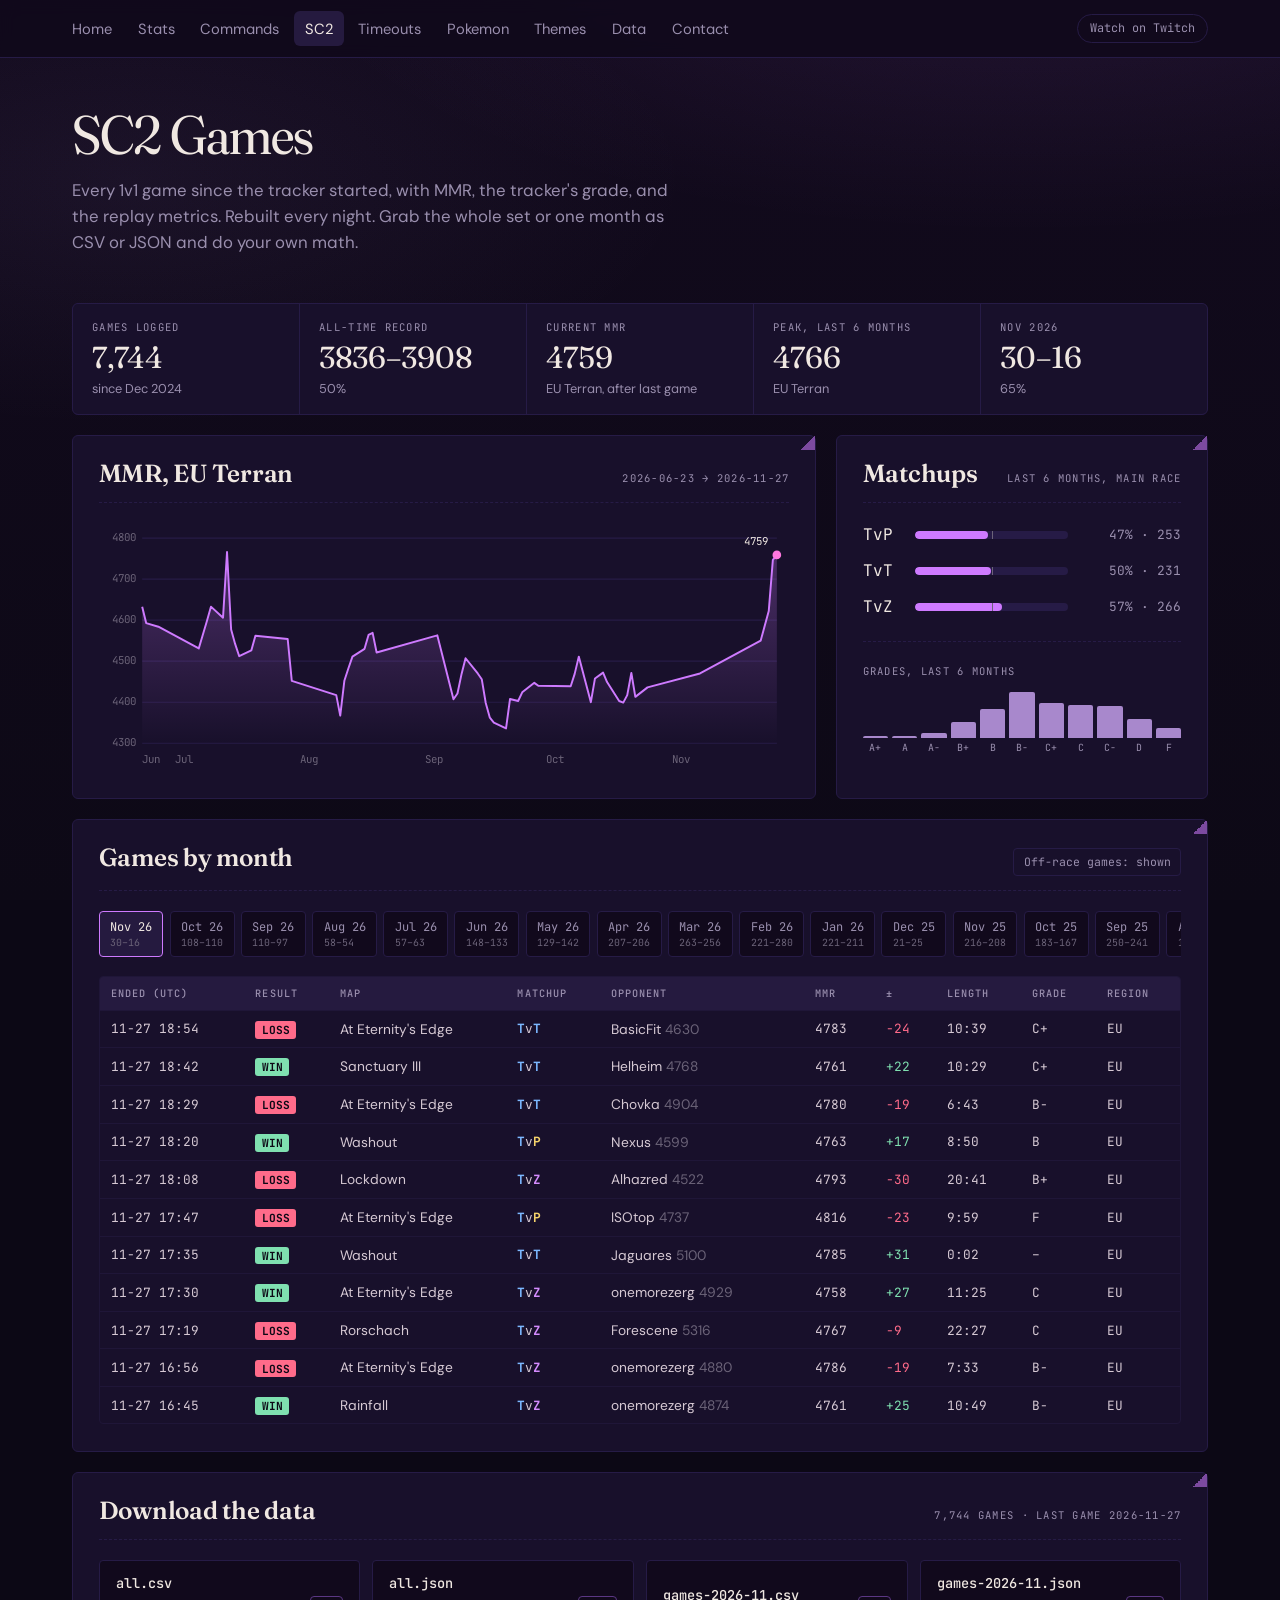
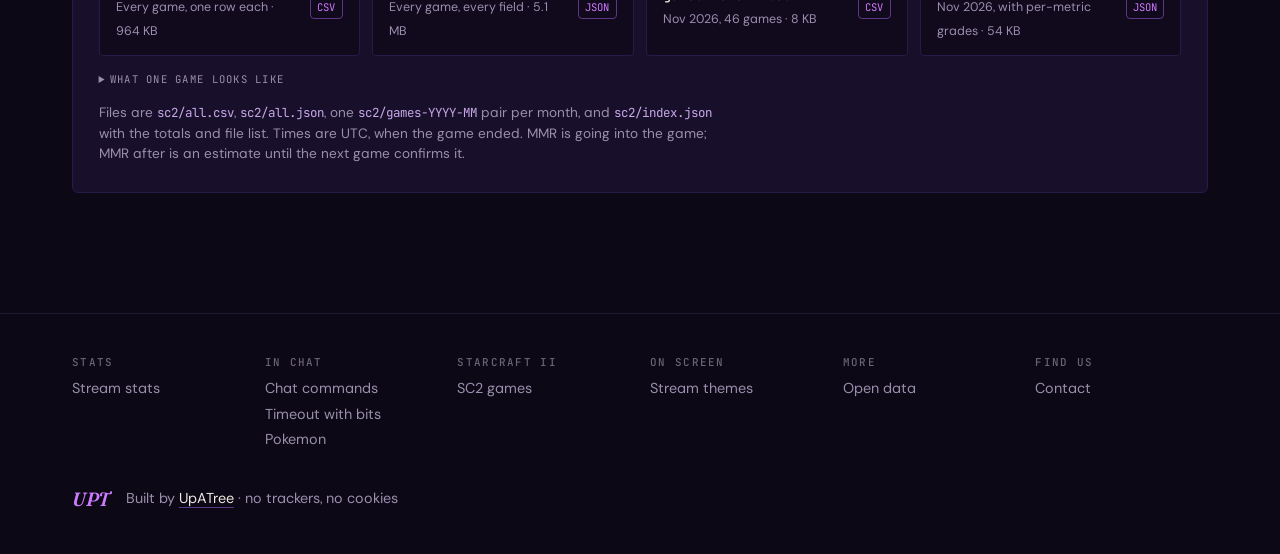
<file: sc2/index.html>
<!DOCTYPE html>
<html lang="en">
<head>
    <meta charset="UTF-8">
    <meta name="viewport" content="width=device-width, initial-scale=1.0">
    <title>SC2 games · UpATree</title>
    <meta name="description" content="Every UpATree 1v1 ladder game with MMR, grades and replay metrics, as CSV and JSON.">
    <meta property="og:title" content="SC2 games · UpATree">
    <meta property="og:description" content="Every UpATree 1v1 ladder game with MMR, grades and replay metrics, as CSV and JSON.">
    <meta property="og:type" content="website">
    <meta property="og:site_name" content="upatree.ca">
    <meta property="og:url" content="https://upatree.ca/sc2/">
    <meta property="og:image" content="https://upatree.ca/og/mark.png">
    <meta property="og:image:width" content="512">
    <meta property="og:image:height" content="512">
    <meta property="og:image:alt" content="UpATree">
    <meta name="twitter:card" content="summary">
    <meta name="theme-color" content="#ce7aff">
    <link rel="canonical" href="https://upatree.ca/sc2/">

    <link rel="preconnect" href="https://fonts.googleapis.com">
    <link rel="preconnect" href="https://fonts.gstatic.com" crossorigin>
    <link rel="stylesheet" href="https://fonts.googleapis.com/css2?family=Fraunces:opsz,wght@9..144,300;9..144,400;9..144,600;9..144,800&family=DM+Sans:opsz,wght@9..40,400;9..40,500;9..40,700&family=JetBrains+Mono:wght@400;500;700&display=swap">

    <link rel="stylesheet" href="../styles.css">
</head>
<body data-page="sc2">
    <div class="grain" aria-hidden="true"></div>

    <header class="topbar" id="topbar"></header>

    <main>
        <section id="sc2" class="section section--page section--sc2">
            <header class="section-head">
                <h1 class="section-title">SC2 Games</h1>
                <p class="section-lede">
                    Every 1v1 game since the tracker started, with MMR, the tracker's grade,
                    and the replay metrics. Rebuilt every night. Grab the whole set or one
                    month as CSV or JSON and do your own math.
                </p>
            </header>

            <div class="themes-status" id="sc2-status" role="status" aria-live="polite">
                Loading games…
            </div>

            <div id="sc2-body" hidden>
                <div class="sc2-strip" id="sc2-strip"></div>

                <div class="sc2-grid">
                    <article class="card sc2-chart">
                        <header class="card-head sc2-head">
                            <h3 class="card-title" id="sc2-mmr-title">MMR</h3>
                            <span class="sc2-label" id="sc2-mmr-sub"></span>
                        </header>
                        <div id="sc2-mmr"></div>
                    </article>
                    <article class="card">
                        <header class="card-head sc2-head">
                            <h3 class="card-title">Matchups</h3>
                            <span class="sc2-label">last 6 months, main race</span>
                        </header>
                        <div class="sc2-bars" id="sc2-mu"></div>
                        <div class="sc2-sub">
                            <span class="sc2-label">Grades, last 6 months</span>
                            <div class="sc2-grades" id="sc2-grades"></div>
                        </div>
                    </article>
                </div>

                <article class="card sc2-wide">
                    <header class="card-head sc2-head">
                        <h3 class="card-title">Games by month</h3>
                        <button type="button" class="sc2-toggle" id="sc2-offrace" aria-pressed="true">Off-race games: shown</button>
                    </header>
                    <div class="sc2-months" id="sc2-months" role="group" aria-label="Month"></div>
                    <div class="sc2-tablewrap">
                        <table class="sc2-table">
                            <thead>
                                <tr><th>Ended (UTC)</th><th>Result</th><th>Map</th><th>Matchup</th><th>Opponent</th><th>MMR</th><th>±</th><th>Length</th><th>Grade</th><th>Region</th></tr>
                            </thead>
                            <tbody id="sc2-rows"></tbody>
                        </table>
                    </div>
                </article>

                <article class="card sc2-wide">
                    <header class="card-head sc2-head">
                        <h3 class="card-title">Download the data</h3>
                        <span class="sc2-label" id="sc2-dl-meta"></span>
                    </header>
                    <div class="sc2-dls" id="sc2-dls"></div>
                    <details class="sc2-details">
                        <summary class="sc2-label">What one game looks like</summary>
                        <pre class="sc2-pre" id="sc2-sample"></pre>
                    </details>
                    <p class="sc2-fine">
                        Files are <code>sc2/all.csv</code>, <code>sc2/all.json</code>, one
                        <code>sc2/games-YYYY-MM</code> pair per month, and <code>sc2/index.json</code>
                        with the totals and file list. Times are UTC, when the game ended. MMR is going
                        into the game; MMR after is an estimate until the next game confirms it.
                    </p>
                </article>
            </div>
        </section>
    </main>

    <footer class="footer" id="footer"></footer>

    <script src="../site.js"></script>
    <script src="../sc2.js" defer></script>
</body>
</html>
</file>
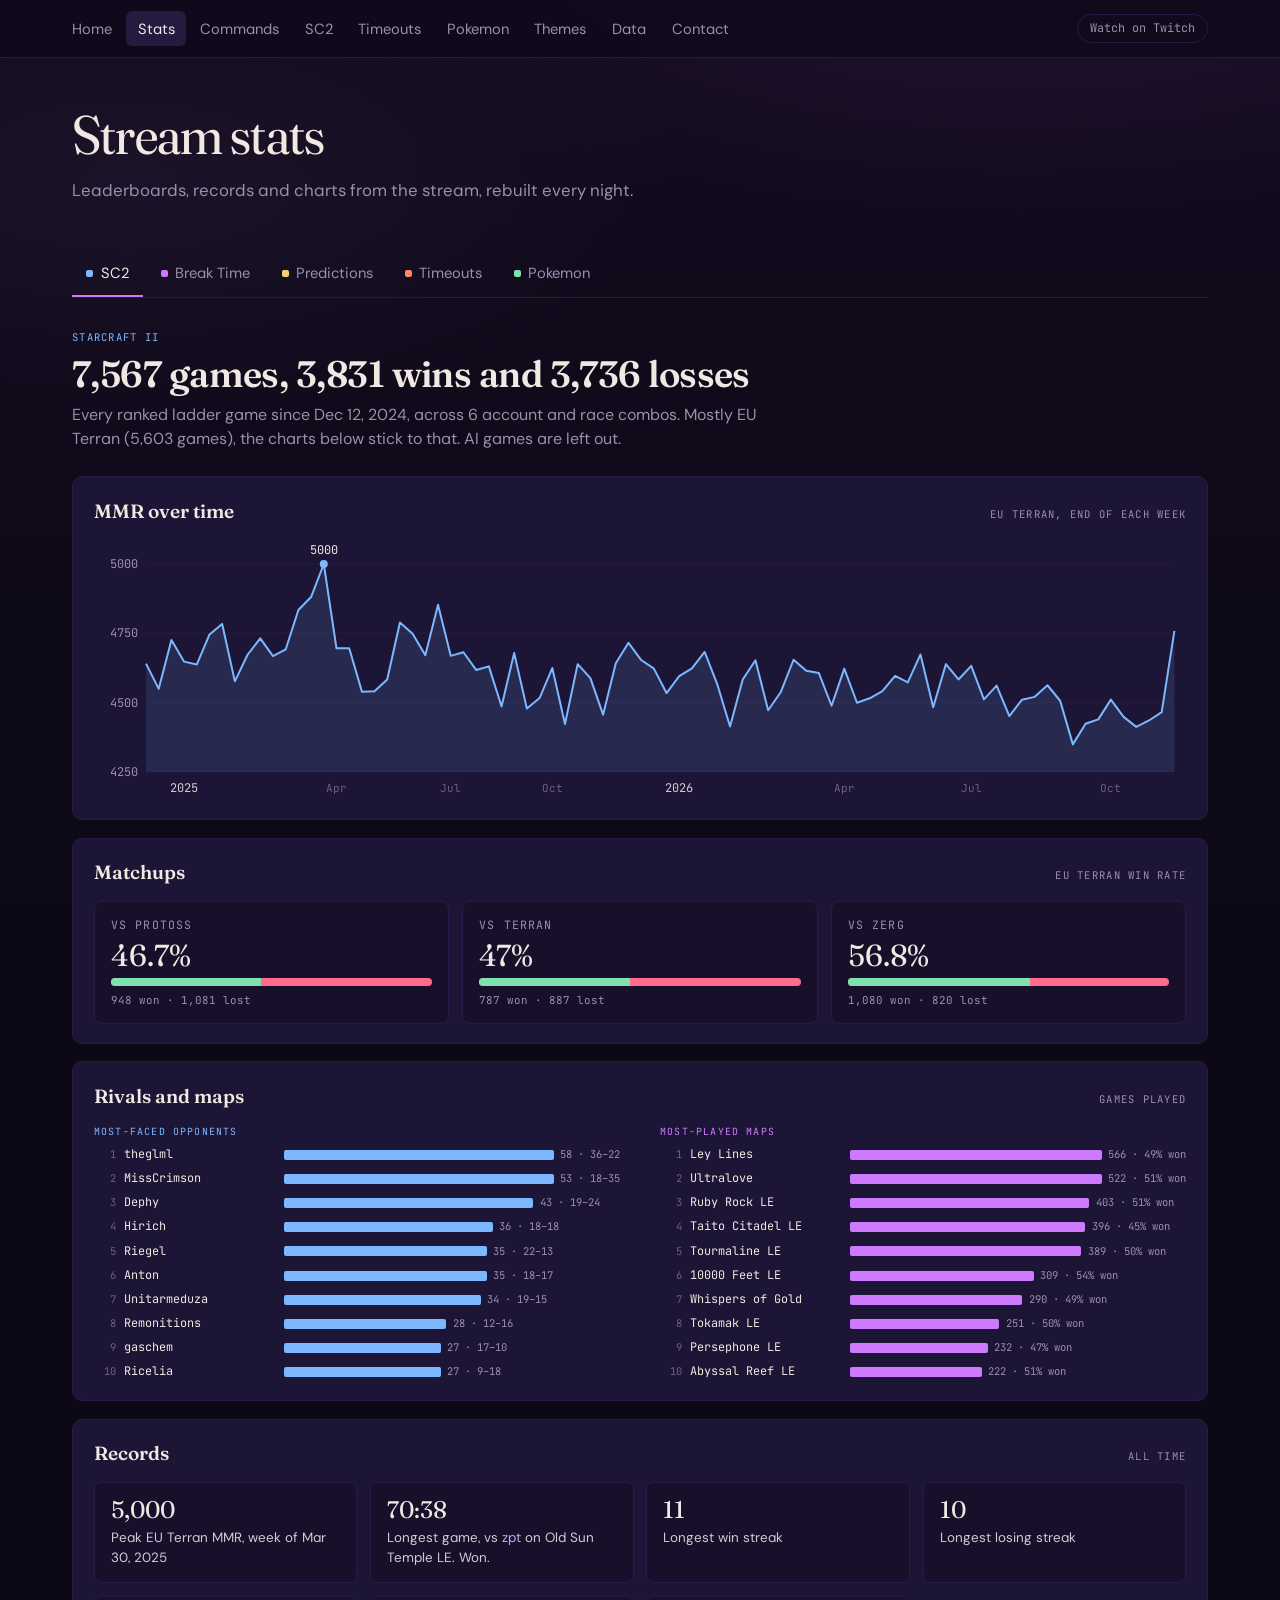
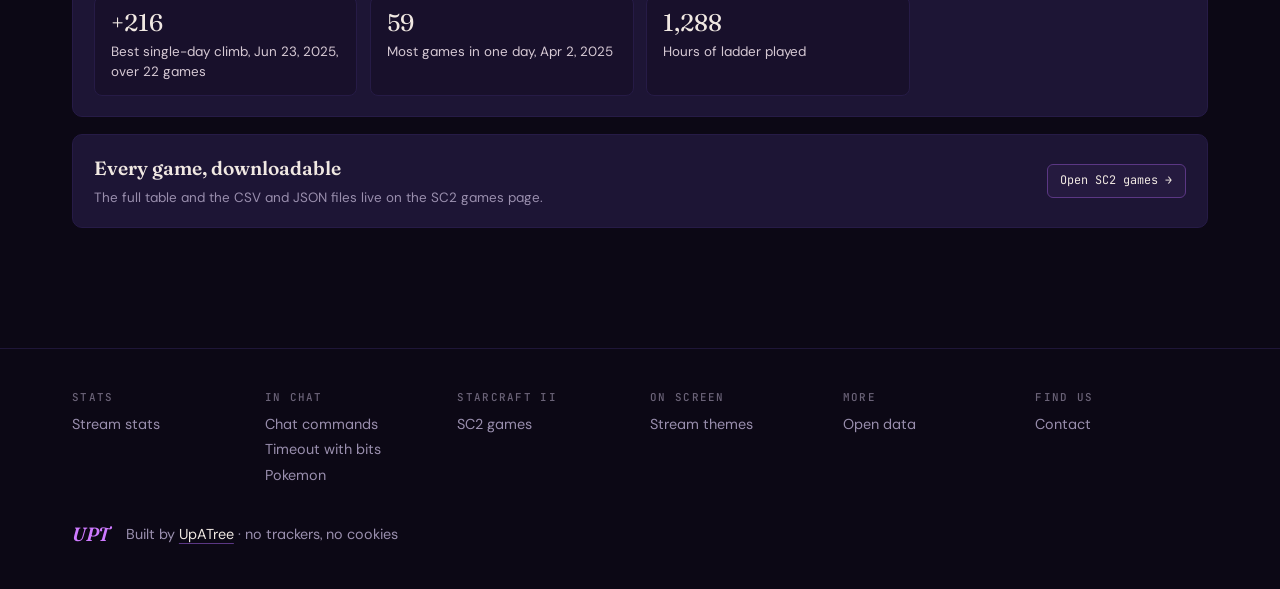
<file: stats/index.html>
<!DOCTYPE html>
<html lang="en">
<head>
    <meta charset="UTF-8">
    <meta name="viewport" content="width=device-width, initial-scale=1.0">
    <title>Stream stats · UpATree</title>
    <meta name="description" content="Leaderboards, records and charts from the UpATree stream: SC2, Break Time, predictions, timeouts and Pokemon.">
    <meta property="og:title" content="Stream stats · UpATree">
    <meta property="og:description" content="Leaderboards, records and charts from the UpATree stream: SC2, Break Time, predictions, timeouts and Pokemon.">
    <meta property="og:type" content="website">
    <meta property="og:site_name" content="upatree.ca">
    <meta property="og:url" content="https://upatree.ca/stats/">
    <meta property="og:image" content="https://upatree.ca/og/mark.png">
    <meta property="og:image:width" content="512">
    <meta property="og:image:height" content="512">
    <meta property="og:image:alt" content="UpATree">
    <meta name="twitter:card" content="summary">
    <meta name="theme-color" content="#ce7aff">
    <link rel="canonical" href="https://upatree.ca/stats/">

    <link rel="preconnect" href="https://fonts.googleapis.com">
    <link rel="preconnect" href="https://fonts.gstatic.com" crossorigin>
    <link rel="stylesheet" href="https://fonts.googleapis.com/css2?family=Fraunces:opsz,wght@9..144,300;9..144,400;9..144,600;9..144,800&family=DM+Sans:opsz,wght@9..40,400;9..40,500;9..40,700&family=JetBrains+Mono:wght@400;500;700&display=swap">

    <link rel="stylesheet" href="../styles.css">
    <link rel="stylesheet" href="../stats.css">
</head>
<body data-page="stats">
    <div class="grain" aria-hidden="true"></div>

    <header class="topbar" id="topbar"></header>

    <main>
        <section class="section section--page st">
            <header class="section-head">
                <h1 class="section-title">Stream stats</h1>
                <p class="section-lede">Leaderboards, records and charts from the stream, rebuilt every night.</p>
            </header>
            <nav class="subtabs" aria-label="Stats sections">
                <a href="#sc2" style="--c:var(--c-sc2)"><i></i>SC2</a>
                <a href="#bt" style="--c:var(--c-bt)"><i></i>Break Time</a>
                <a href="#pred" style="--c:var(--c-pred)"><i></i>Predictions</a>
                <a href="#to" style="--c:var(--c-to)"><i></i>Timeouts</a>
                <a href="#pk" style="--c:var(--c-pk)"><i></i>Pokemon</a>
            </nav>
<section class="panel" id="p-sc2" role="tabpanel" hidden>
      <div class="dhead">
        <span class="label" style="color:var(--c-sc2)">StarCraft II</span>
        <h2 id="sc2-title"></h2>
        <p id="sc2-sub"></p>
      </div>

      <div class="box">
        <div class="boxhead"><h3>MMR over time</h3><span class="label">EU Terran, end of each week</span></div>
        <div id="sc2mmr"></div>
      </div>

      <div class="box" style="margin-top:1.1rem">
        <div class="boxhead"><h3>Matchups</h3><span class="label">EU Terran win rate</span></div>
        <div class="mus" id="sc2mu"></div>
      </div>

      <div class="box" style="margin-top:1.1rem">
        <div class="boxhead"><h3>Rivals and maps</h3><span class="label">games played</span></div>
        <div class="fly" id="sc2boards"></div>
      </div>

      <div class="box" style="margin-top:1.1rem">
        <div class="boxhead"><h3>Records</h3><span class="label">all time</span></div>
        <div class="recs" id="sc2recs"></div>
      </div>

      <a class="box datalink" style="margin-top:1.1rem;--c-sc2:#7cb8ff" href="../sc2/">
        <div><h3>Every game, downloadable</h3><p class="note" style="margin:.3rem 0 0">The full table and the CSV and JSON files live on the SC2 games page.</p></div>
        <span class="btn">Open SC2 games →</span>
      </a>
    </section>
<section class="panel" id="p-bt" role="tabpanel" hidden>
      <div class="dhead">
        <span class="label" style="color:var(--c-bt)">Break Time</span>
        <h2 id="bt-title"></h2>
        <p>The between-games phrase guessing game. Letters fill in over time, and the first viewer to type the phrase wins the round. Phrases stay secret, so only who, how fast, and how much was showing are published.</p>
      </div>

      <div class="box">
        <div class="boxhead"><h3>Top Guesser Leaderboard</h3><button class="btn" id="bttoggle" type="button">Show top 25</button></div>
        <div class="board" id="btboard" style="--c:var(--c-bt)"></div>
      </div>

      <div class="box" style="margin-top:1.1rem">
        <div class="boxhead"><h3>Records</h3><span class="label">all time</span></div>
        <div class="recs" id="btrecs"></div>
      </div>

      <div class="grid2 two">
        <div class="box">
          <div class="boxhead"><h3>Letters showing at the solve</h3></div>
          <p class="note">How much of the phrase was revealed when someone got it. Bars further left are solves with fewer letters showing.</p>
          <div id="btshown"></div>
        </div>
        <div class="box">
          <div class="boxhead"><h3>How close the snipes were</h3></div>
          <p class="note">A snipe is winning a round when someone else typed the answer right behind you. This is how close each one was.</p>
          <div id="btmonthly"></div>
        </div>
      </div>

      <div class="box" style="margin-top:1.1rem">
        <div class="boxhead"><h3>Latest games</h3><span class="label">round by round</span></div>
        <div class="games" id="btgames"></div>
      </div>
      <p class="foot">Rounds before October have estimated times, so solve-time records count October onward.</p>
    </section>
<section class="panel" id="p-pred" role="tabpanel" hidden>
      <div class="dhead">
        <span class="label" style="color:var(--c-pred)">Predictions</span>
        <h2 id="pred-title"></h2>
        <p>Every prediction resolved on stream, with the top 10 predictors on each outcome as reported by Twitch. Smaller bets aren't recorded, so totals lean toward the big spenders.</p>
        <div class="scope" role="group" aria-label="Time range">
          <button type="button" aria-pressed="true">All time</button>
          <button type="button" disabled title="Not wired up in the mockup">30 days</button>
          <button type="button" disabled title="Not wired up in the mockup">7 days</button>
        </div>
      </div>

      <div class="box">
        <div class="boxhead"><h3>Top Predictor Leaderboard</h3><button class="btn" id="flytoggle" type="button">Show top 25</button></div>
        <div class="fly" id="fly"></div>
      </div>

      <div class="box" style="margin-top:1.1rem">
        <div class="boxhead"><h3>Points on the line, by month</h3><span class="label">channel points bet each month, 2026</span></div>
        <div id="monthly"></div>
      </div>

      <div class="box" style="margin-top:1.1rem">
        <div class="boxhead"><h3>Biggest pots</h3><span class="label">points · winning outcome</span></div>
        <div class="pots" id="pots"></div>
      </div>

      <div class="box" style="margin-top:1.1rem">
        <div class="boxhead"><h3>Records</h3><span class="label">all time</span></div>
        <div class="recs" id="recs"></div>
      </div>
    </section>
<section class="panel" id="p-to" role="tabpanel" hidden>
      <div class="dhead">
        <span class="label" style="color:var(--c-to)">Timeouts</span>
        <h2 id="to-title"></h2>
        <p>Viewers can spend bits to time each other out. These are the people who end up in the box most, and the people paying to put them there.</p>
      </div>

      <div class="box">
        <div class="boxhead"><h3>Timeout Leaderboard</h3>
          <div style="display:flex;gap:.6rem;flex-wrap:wrap">
            <div class="scope" role="group" aria-label="Rank by" id="toscope">
              <button type="button" aria-pressed="true" data-by="T">Time</button>
              <button type="button" aria-pressed="false" data-by="C">Count</button>
            </div>
            <button class="btn" id="totoggle" type="button">Show top 25</button>
          </div>
        </div>
        <div class="fly" id="toboards"></div>
      </div>

      <div class="box" style="margin-top:1.1rem">
        <div class="boxhead"><h3>Timeouts by month</h3></div>
        <div id="tomonthly"></div>
      </div>

      <div class="box" style="margin-top:1.1rem">
        <div class="boxhead"><h3>Rowdiest streams</h3><span class="label">timeouts · time · people</span></div>
        <div class="pots" id="tostreams"></div>
      </div>

      <div class="box" style="margin-top:1.1rem">
        <div class="boxhead"><h3>Records</h3><span class="label">all time</span></div>
        <div class="recs" id="torecs"></div>
      </div>
    </section>
<section class="panel" id="p-pk" role="tabpanel" hidden>
      <div class="dhead">
        <span class="label" style="color:var(--c-pk)">Pokemon</span>
        <h2 id="pk-title"></h2>
        <p id="pk-sub"></p>
      </div>

      <div class="box">
        <div class="boxhead"><h3>How far each run got</h3></div>
        <p class="note">Every attempt this season, oldest on the left. Bar height is the highest level anyone in the party reached before the wipe.</p>
        <div id="pkruns"></div>
      </div>

      <div class="box" style="margin-top:1.1rem">
        <div class="boxhead"><h3>Viewer Leaderboard</h3><button class="btn" id="pktoggle" type="button">Show top 25</button></div>
        <div class="fly" id="pkboards"></div>
      </div>

      <div class="box" style="margin-top:1.1rem">
        <div class="boxhead"><h3>Where they fall</h3><span class="label">deaths</span></div>
        <div class="fly" id="pkdeadly"></div>
      </div>

      <div class="box" style="margin-top:1.1rem">
        <div class="boxhead"><h3>Records</h3><span class="label">this season</span></div>
        <div class="recs" id="pkrecs"></div>
      </div>

      <div class="box" style="margin-top:1.1rem">
        <div class="boxhead"><h3>Graveyard</h3><span class="label">most recent first</span></div>
        <div class="grave" id="pkgrave"></div>
      </div>
    </section>
        </section>
    </main>

    <footer class="footer" id="footer"></footer>

    <script src="../site.js"></script>
    <script src="../stats.js"></script>
</body>
</html>
</file>
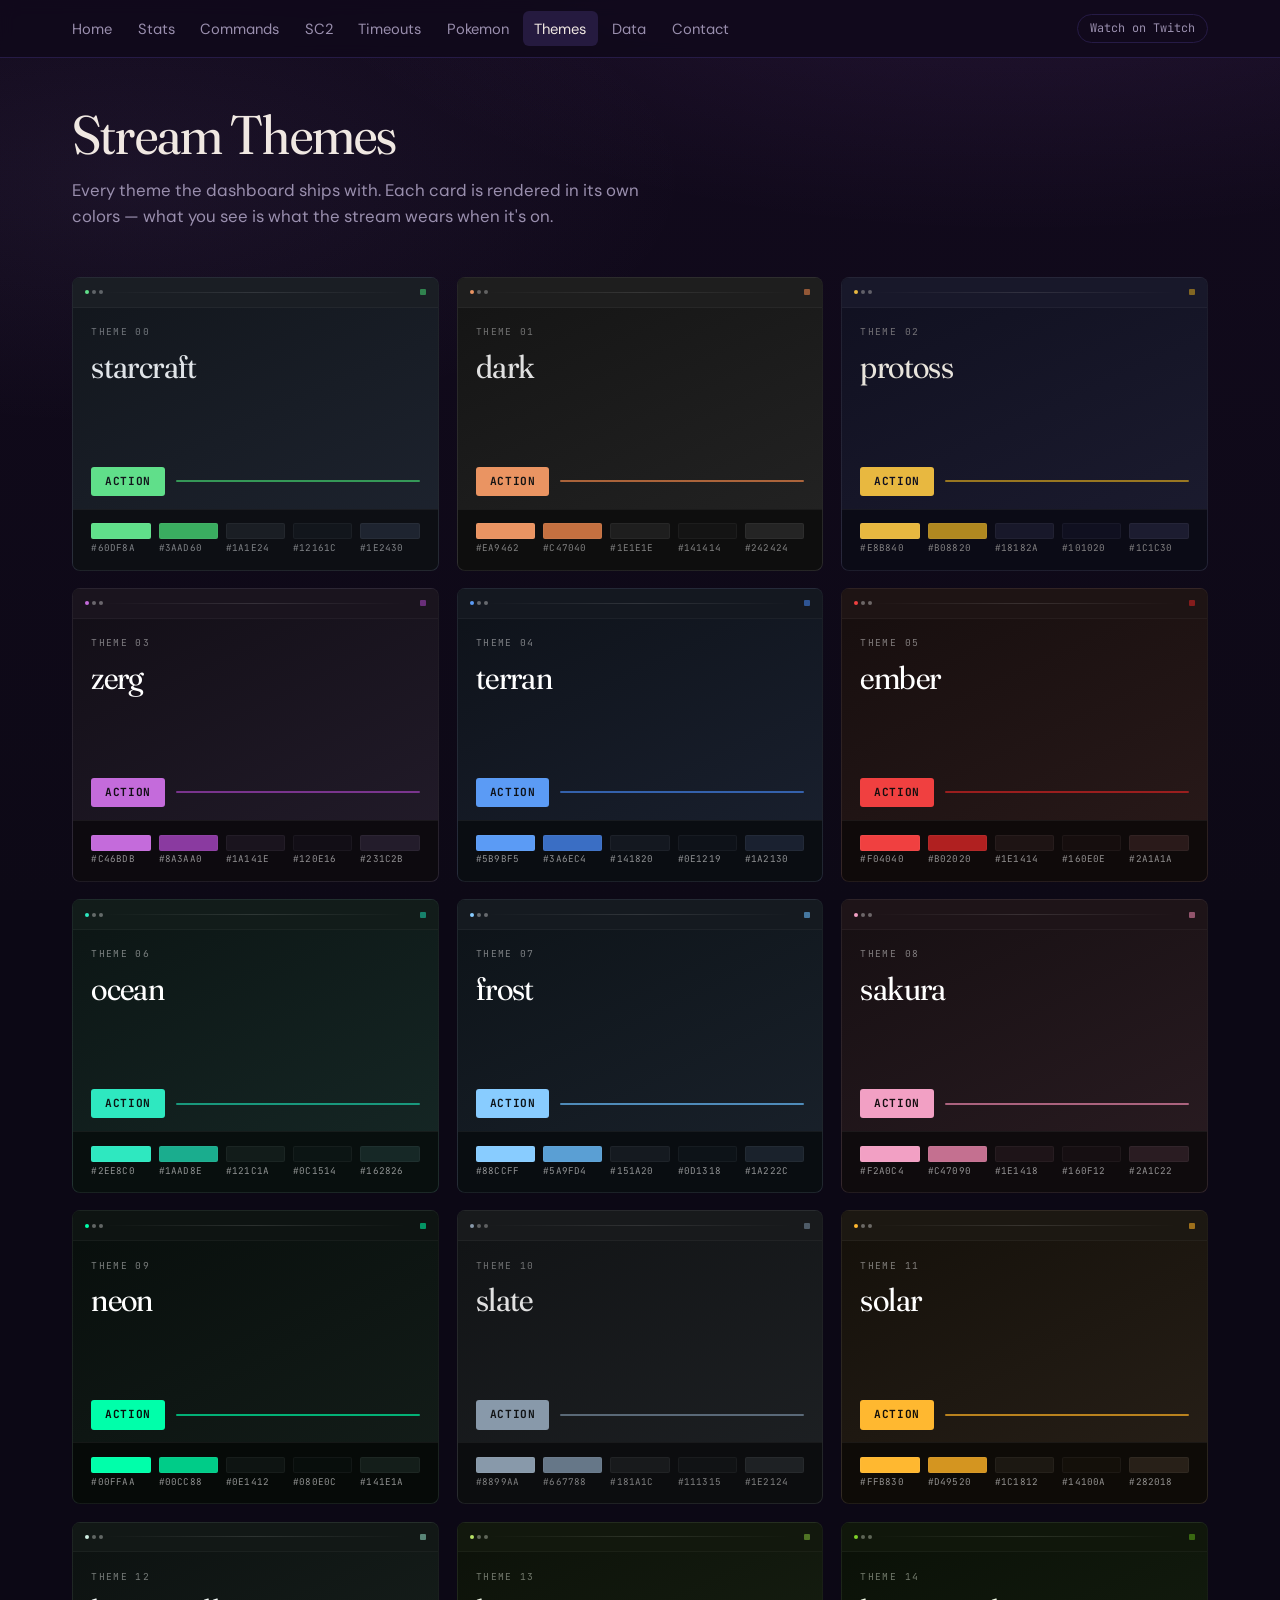
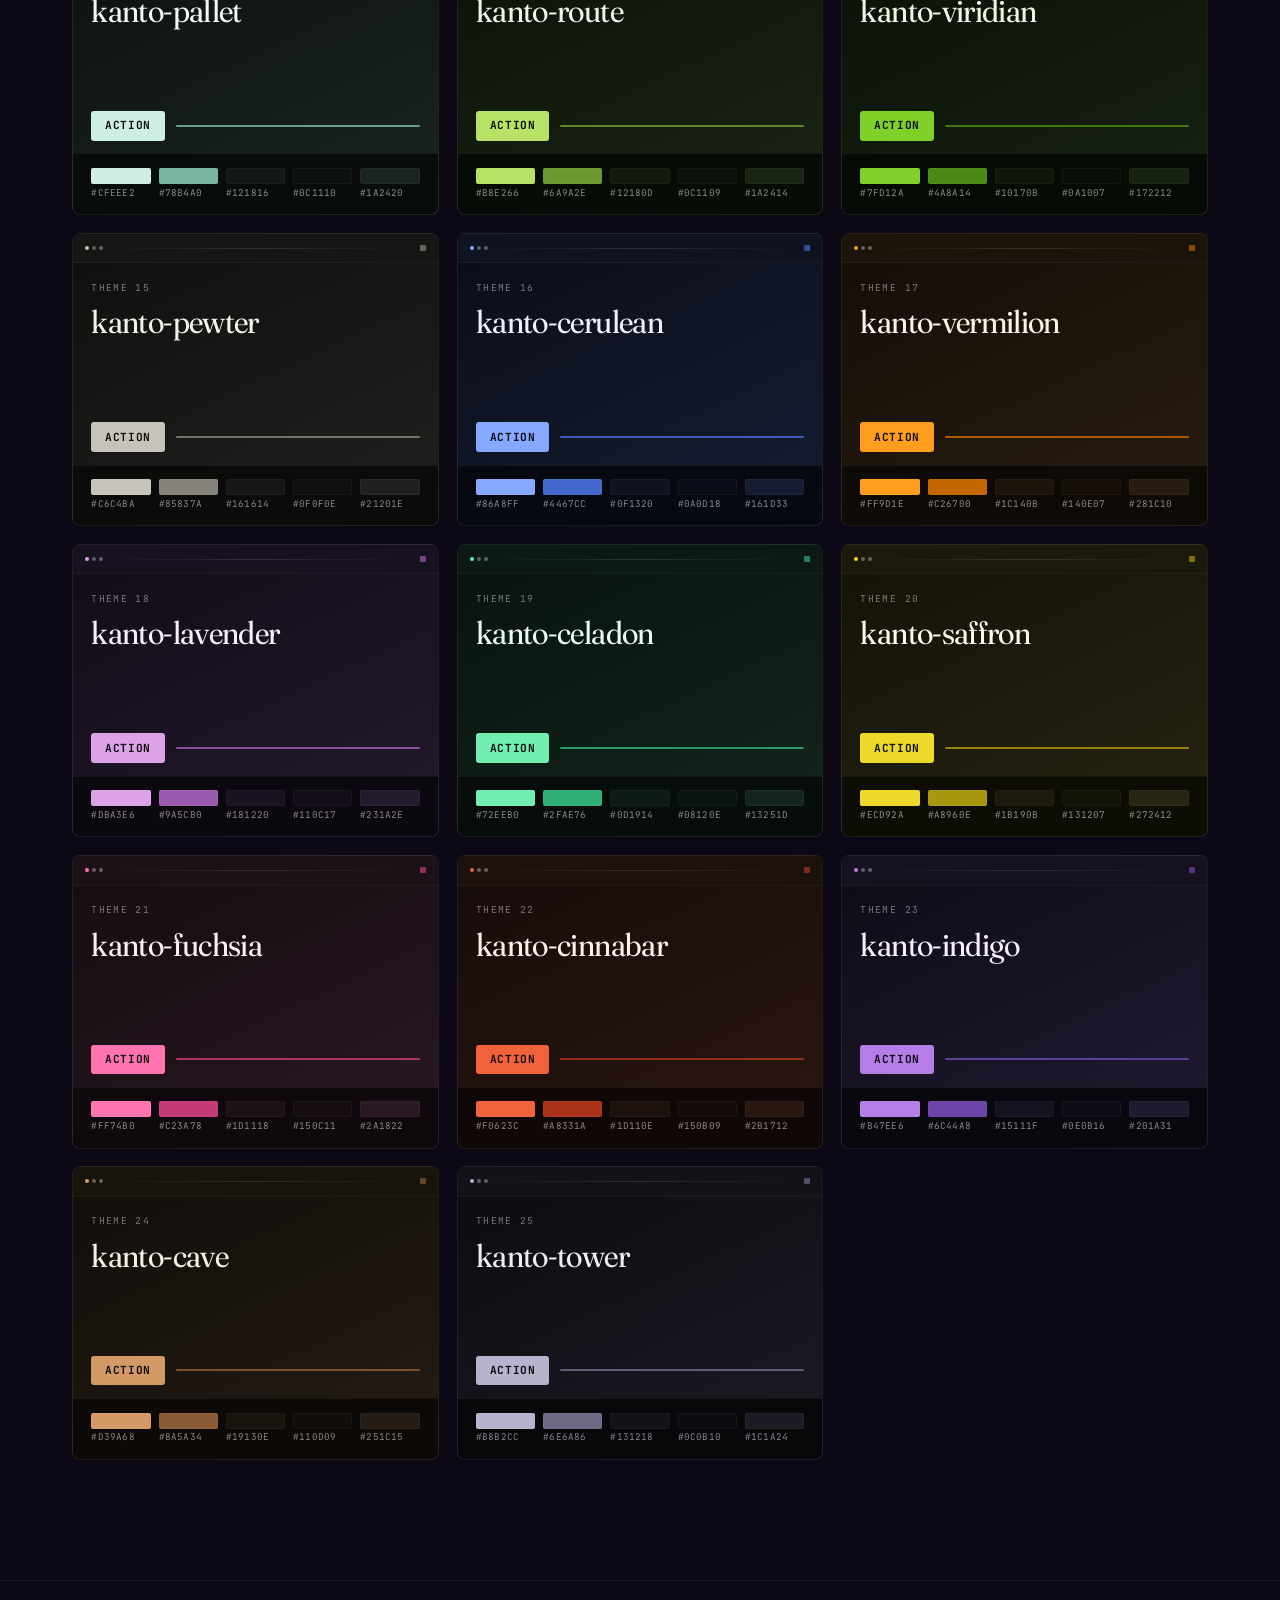
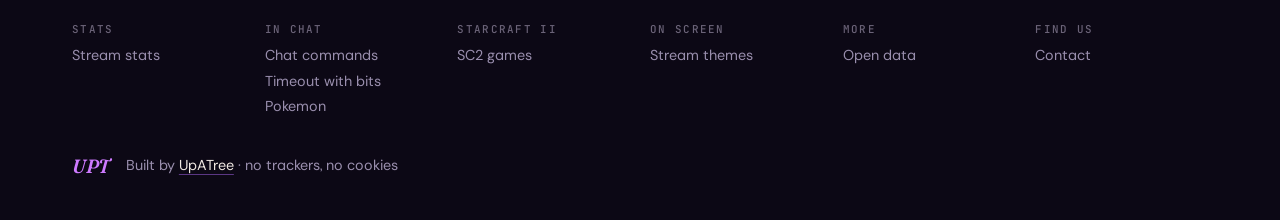
<file: themes/index.html>
<!DOCTYPE html>
<html lang="en">
<head>
    <meta charset="UTF-8">
    <meta name="viewport" content="width=device-width, initial-scale=1.0">
    <title>Stream themes · UpATree</title>
    <meta name="description" content="Every color theme the UpATree overlay ships with.">
    <meta property="og:title" content="Stream themes · UpATree">
    <meta property="og:description" content="Every color theme the UpATree overlay ships with.">
    <meta property="og:type" content="website">
    <meta property="og:site_name" content="upatree.ca">
    <meta property="og:url" content="https://upatree.ca/themes/">
    <meta property="og:image" content="https://upatree.ca/og/mark.png">
    <meta property="og:image:width" content="512">
    <meta property="og:image:height" content="512">
    <meta property="og:image:alt" content="UpATree">
    <meta name="twitter:card" content="summary">
    <meta name="theme-color" content="#ce7aff">
    <link rel="canonical" href="https://upatree.ca/themes/">

    <link rel="preconnect" href="https://fonts.googleapis.com">
    <link rel="preconnect" href="https://fonts.gstatic.com" crossorigin>
    <link rel="stylesheet" href="https://fonts.googleapis.com/css2?family=Fraunces:opsz,wght@9..144,300;9..144,400;9..144,600;9..144,800&family=DM+Sans:opsz,wght@9..40,400;9..40,500;9..40,700&family=JetBrains+Mono:wght@400;500;700&display=swap">

    <link rel="stylesheet" href="../styles.css">
</head>
<body data-page="themes">
    <div class="grain" aria-hidden="true"></div>

    <header class="topbar" id="topbar"></header>

    <main>
        <section id="themes" class="section section--page section--themes">
            <header class="section-head">
                <h1 class="section-title">Stream Themes</h1>
                <p class="section-lede">
                    Every theme the dashboard ships with. Each card is rendered in
                    its own colors — what you see is what the stream wears when it's on.
                </p>
            </header>

            <div class="themes-status" id="themes-status" role="status" aria-live="polite">
                Loading themes…
            </div>

            <div class="themes-grid" id="themes-grid"></div>
        </section>
    </main>

    <footer class="footer" id="footer"></footer>

    <script src="../site.js"></script>
    <script src="../app.js" defer></script>
</body>
</html>
</file>
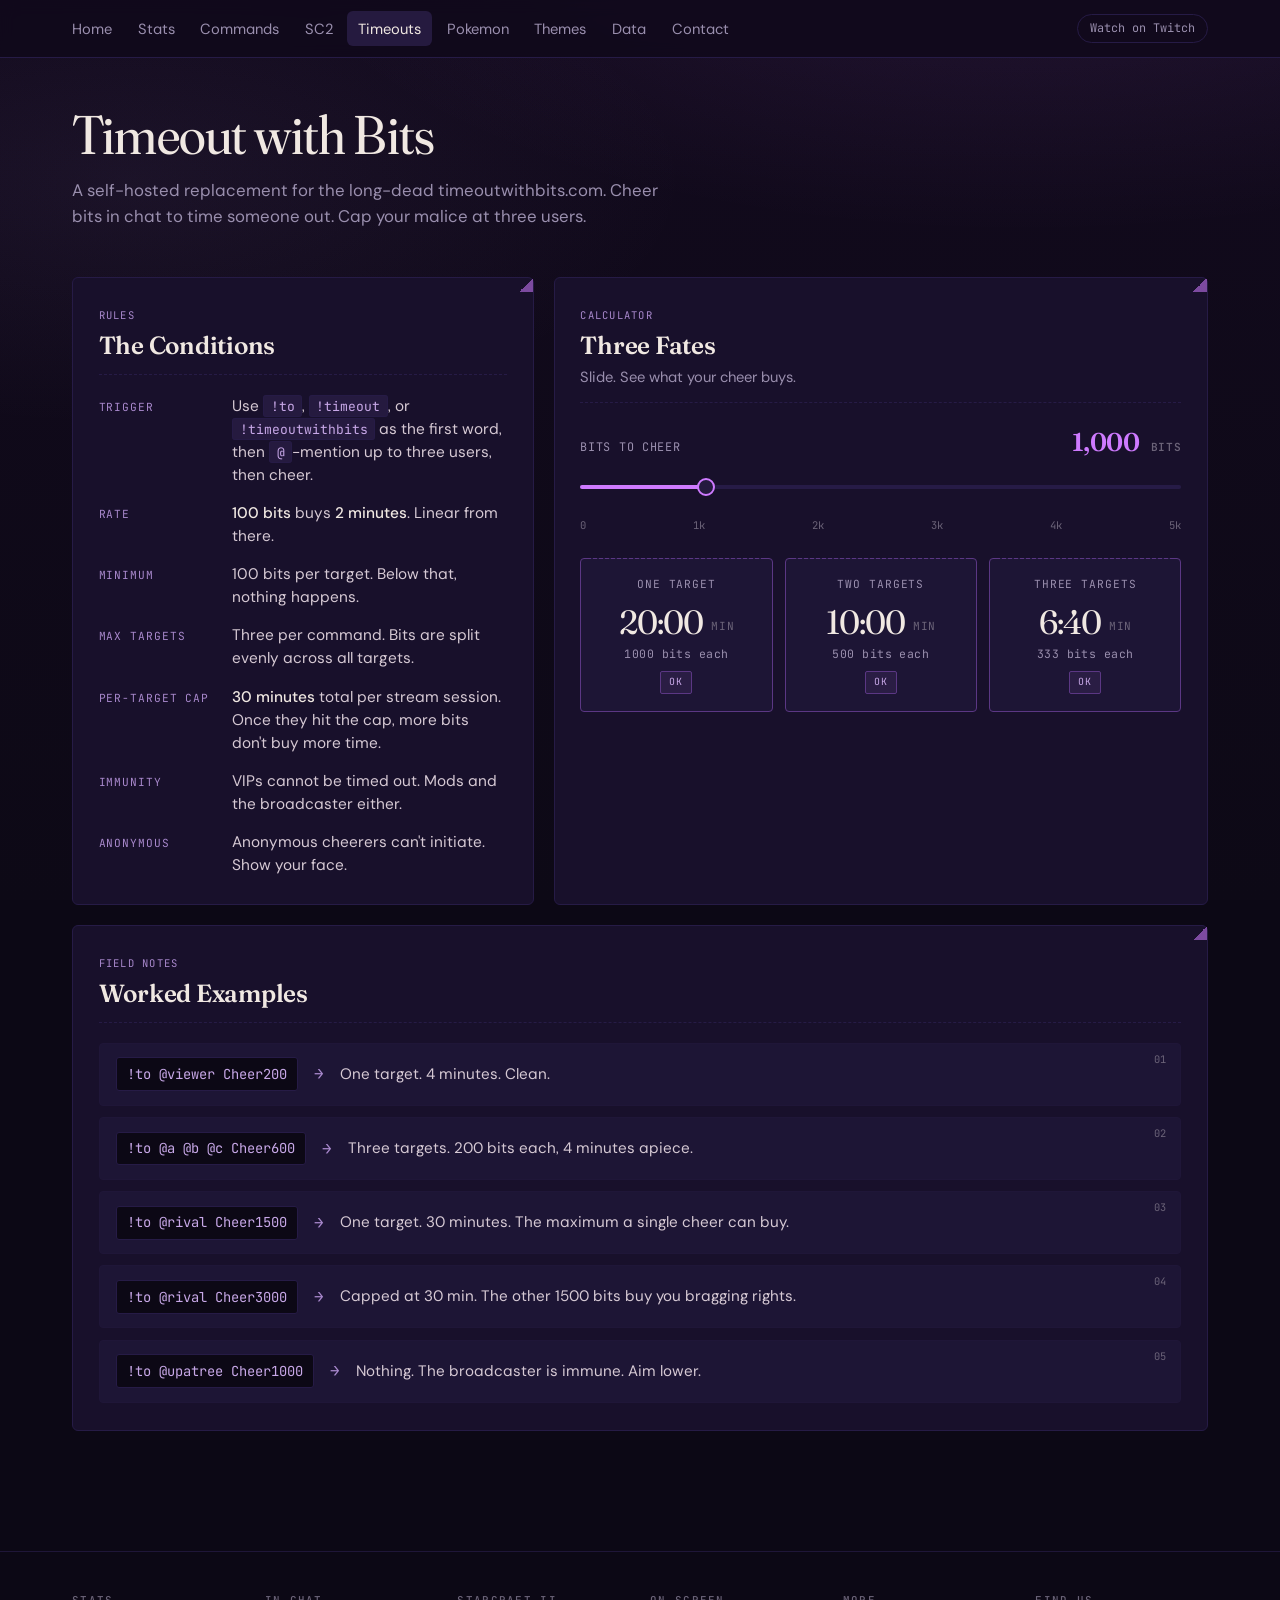
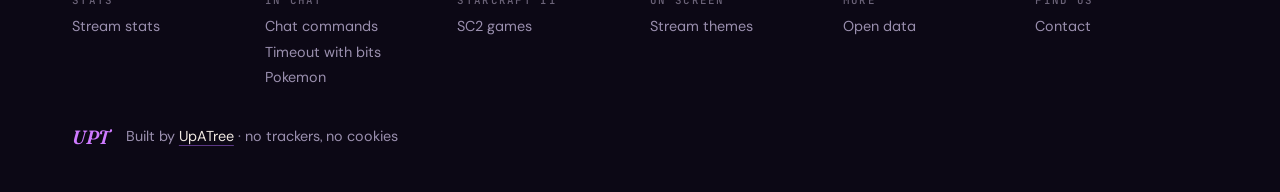
<file: timeout/index.html>
<!DOCTYPE html>
<html lang="en">
<head>
    <meta charset="UTF-8">
    <meta name="viewport" content="width=device-width, initial-scale=1.0">
    <title>Timeout with bits · UpATree</title>
    <meta name="description" content="Cheer bits in UpATree chat to time someone out: the rules and a calculator.">
    <meta property="og:title" content="Timeout with bits · UpATree">
    <meta property="og:description" content="Cheer bits in UpATree chat to time someone out: the rules and a calculator.">
    <meta property="og:type" content="website">
    <meta property="og:site_name" content="upatree.ca">
    <meta property="og:url" content="https://upatree.ca/timeout/">
    <meta property="og:image" content="https://upatree.ca/og/mark.png">
    <meta property="og:image:width" content="512">
    <meta property="og:image:height" content="512">
    <meta property="og:image:alt" content="UpATree">
    <meta name="twitter:card" content="summary">
    <meta name="theme-color" content="#ce7aff">
    <link rel="canonical" href="https://upatree.ca/timeout/">

    <link rel="preconnect" href="https://fonts.googleapis.com">
    <link rel="preconnect" href="https://fonts.gstatic.com" crossorigin>
    <link rel="stylesheet" href="https://fonts.googleapis.com/css2?family=Fraunces:opsz,wght@9..144,300;9..144,400;9..144,600;9..144,800&family=DM+Sans:opsz,wght@9..40,400;9..40,500;9..40,700&family=JetBrains+Mono:wght@400;500;700&display=swap">

    <link rel="stylesheet" href="../styles.css">
</head>
<body data-page="timeout">
    <div class="grain" aria-hidden="true"></div>

    <header class="topbar" id="topbar"></header>

    <main>
        <section id="timeout" class="section section--page section--timeout">
            <header class="section-head">
                <h1 class="section-title">Timeout with Bits</h1>
                <p class="section-lede">
                    A self-hosted replacement for the long-dead timeoutwithbits.com.
                    Cheer bits in chat to time someone out. Cap your malice at three users.
                </p>
            </header>

            <div class="timeout-grid">
                <article class="card rules-card">
                    <header class="card-head">
                        <span class="card-tag">Rules</span>
                        <h3 class="card-title">The Conditions</h3>
                    </header>
                    <dl class="rules-list">
                        <div class="rule">
                            <dt>Trigger</dt>
                            <dd>
                                Use <code>!to</code>, <code>!timeout</code>, or <code>!timeoutwithbits</code>
                                as the first word, then <code>@</code>-mention up to three users, then cheer.
                            </dd>
                        </div>
                        <div class="rule">
                            <dt>Rate</dt>
                            <dd><strong>100 bits</strong> buys <strong>2 minutes</strong>. Linear from there.</dd>
                        </div>
                        <div class="rule">
                            <dt>Minimum</dt>
                            <dd>100 bits per target. Below that, nothing happens.</dd>
                        </div>
                        <div class="rule">
                            <dt>Max targets</dt>
                            <dd>Three per command. Bits are split evenly across all targets.</dd>
                        </div>
                        <div class="rule">
                            <dt>Per-target cap</dt>
                            <dd>
                                <strong>30 minutes</strong> total per stream session.
                                Once they hit the cap, more bits don't buy more time.
                            </dd>
                        </div>
                        <div class="rule">
                            <dt>Immunity</dt>
                            <dd>VIPs cannot be timed out. Mods and the broadcaster either.</dd>
                        </div>
                        <div class="rule">
                            <dt>Anonymous</dt>
                            <dd>Anonymous cheerers can't initiate. Show your face.</dd>
                        </div>
                    </dl>
                </article>

                <article class="card calc-card">
                    <header class="card-head">
                        <span class="card-tag">Calculator</span>
                        <h3 class="card-title">Three Fates</h3>
                        <p class="card-sub">Slide. See what your cheer buys.</p>
                    </header>

                    <div class="calc-input">
                        <label for="calc-bits">
                            <span>Bits to cheer</span>
                            <span class="calc-value" id="calc-value">500</span>
                        </label>
                        <input
                            type="range"
                            id="calc-bits"
                            min="0"
                            max="5000"
                            step="50"
                            value="1000"
                            aria-label="Bits to cheer">
                        <div class="calc-scale" aria-hidden="true">
                            <span>0</span>
                            <span>1k</span>
                            <span>2k</span>
                            <span>3k</span>
                            <span>4k</span>
                            <span>5k</span>
                        </div>
                    </div>

                    <div class="fates" id="fates">
                        <!-- Rendered by app.js -->
                    </div>
                </article>

                <article class="card examples-card">
                    <header class="card-head">
                        <span class="card-tag">Field Notes</span>
                        <h3 class="card-title">Worked Examples</h3>
                    </header>
                    <ol class="examples">
                        <li>
                            <code class="example-cmd">!to @viewer Cheer200</code>
                            <span class="example-arrow" aria-hidden="true">→</span>
                            <span class="example-result">One target. 4 minutes. Clean.</span>
                        </li>
                        <li>
                            <code class="example-cmd">!to @a @b @c Cheer600</code>
                            <span class="example-arrow" aria-hidden="true">→</span>
                            <span class="example-result">Three targets. 200 bits each, 4 minutes apiece.</span>
                        </li>
                        <li>
                            <code class="example-cmd">!to @rival Cheer1500</code>
                            <span class="example-arrow" aria-hidden="true">→</span>
                            <span class="example-result">One target. 30 minutes. The maximum a single cheer can buy.</span>
                        </li>
                        <li>
                            <code class="example-cmd">!to @rival Cheer3000</code>
                            <span class="example-arrow" aria-hidden="true">→</span>
                            <span class="example-result">Capped at 30 min. The other 1500 bits buy you bragging rights.</span>
                        </li>
                        <li>
                            <code class="example-cmd">!to @upatree Cheer1000</code>
                            <span class="example-arrow" aria-hidden="true">→</span>
                            <span class="example-result">Nothing. The broadcaster is immune. Aim lower.</span>
                        </li>
                    </ol>
                </article>
            </div>
        </section>
    </main>

    <footer class="footer" id="footer"></footer>

    <script src="../site.js"></script>
    <script src="../app.js" defer></script>
</body>
</html>
</file>
<file: styles.css>
/* ─────────────────────────────────────────────────────────────────────────
   UPATREE — Stream Info
   Editorial-meets-terminal: serif display, mono triggers, deep ink-purple.
   ───────────────────────────────────────────────────────────────────────── */

:root {
    /* Background palette — never pure black */
    --bg-deep:      #0c0815;
    --bg-base:      #11091c;
    --bg-elevated:  #18102b;
    --bg-card:      #1d1535;
    --bg-card-hi:   #251a3f;

    /* Text */
    --text-cream:   #f0e8e2;
    --text-soft:    #d6c9d4;
    --text-mute:    #9a8fae;
    --text-faint:   #6b6378;

    /* Brand accents */
    --pp-1:         #ce7aff;  /* primary */
    --pp-2:         #a888cc;  /* secondary */
    --pp-3:         #c8a8e8;  /* tertiary, soft */
    --pp-4:         #e8c8ff;  /* lightest */
    --pp-hot:       #ff77e0;  /* hot accent, rare */
    --pp-deep:      #5b3784;  /* deep for borders */

    /* Borders & lines */
    --rule:         #261b46;
    --rule-soft:    #1f1638;

    /* Status colors */
    --warn:         #ff8a5b;
    --cap:          #ff6b8a;

    /* Fonts */
    --font-display: 'Fraunces', 'Times New Roman', Georgia, serif;
    --font-body:    'DM Sans', system-ui, -apple-system, sans-serif;
    --font-mono:    'JetBrains Mono', 'Menlo', 'Courier New', monospace;

    /* Layout */
    --max-w:        76rem;
    --gutter:       clamp(1rem, 4vw, 2.5rem);
}

* { box-sizing: border-box; margin: 0; padding: 0; }

html {
    background: var(--bg-deep);
    color-scheme: dark;
    scroll-behavior: smooth;
}

html::before {
    /* Soft gradient atmosphere — pulled to top, fades into ink */
    content: '';
    position: fixed;
    inset: 0;
    background:
        radial-gradient(ellipse 100% 60% at 80% -10%, rgba(206, 122, 255, 0.10), transparent 60%),
        radial-gradient(ellipse 80% 50% at 10% 20%, rgba(168, 136, 204, 0.07), transparent 55%),
        linear-gradient(180deg, var(--bg-base) 0%, var(--bg-deep) 100%);
    pointer-events: none;
    z-index: -2;
}

body {
    min-height: 100vh;
    font-family: var(--font-body);
    font-size: 16px;
    line-height: 1.5;
    color: var(--text-soft);
    font-feature-settings: 'ss01', 'ss02';
    -webkit-font-smoothing: antialiased;
    -moz-osx-font-smoothing: grayscale;
    text-rendering: optimizeLegibility;
}

/* Grain overlay — subtle, gives the page tooth */
.grain {
    position: fixed;
    inset: 0;
    pointer-events: none;
    z-index: -1;
    opacity: 0.045;
    mix-blend-mode: overlay;
    background-image: url("data:image/svg+xml;utf8,<svg xmlns='http://www.w3.org/2000/svg' width='180' height='180'><filter id='n'><feTurbulence type='fractalNoise' baseFrequency='0.85' numOctaves='2' stitchTiles='stitch'/><feColorMatrix values='0 0 0 0 1  0 0 0 0 1  0 0 0 0 1  0 0 0 1.2 0'/></filter><rect width='100%25' height='100%25' filter='url(%23n)'/></svg>");
}

::selection {
    background: var(--pp-1);
    color: var(--bg-deep);
}

/* ─────────────────────────────────────────────────────────────────────────
   SHELL — top bar, drawn by site.js on every page
   ───────────────────────────────────────────────────────────────────────── */

.topbar {
    position: sticky;
    top: 0;
    z-index: 5;
    background: rgba(17, 9, 28, 0.92);
    backdrop-filter: blur(8px);
    -webkit-backdrop-filter: blur(8px);
    border-bottom: 1px solid var(--rule);
}

.topbar-inner {
    max-width: var(--max-w);
    margin: 0 auto;
    padding: 0.7rem var(--gutter);
    display: flex;
    align-items: center;
    gap: 1rem;
}

.mainnav {
    display: flex;
    gap: 0.2rem;
    flex: 1;
    min-width: 0;
    overflow-x: auto;
    scrollbar-width: none;
    margin-left: -0.7rem;
}

.mainnav::-webkit-scrollbar { display: none; }

.mainnav a,
.watch {
    font-size: 0.92rem;
    color: var(--text-mute);
    text-decoration: none;
    padding: 0.4rem 0.7rem;
    border-radius: 6px;
    white-space: nowrap;
    transition: color 0.15s ease, background 0.15s ease;
}

.mainnav a:hover,
.mainnav a:focus-visible {
    color: var(--text-cream);
    background: var(--bg-card);
}

.mainnav a[aria-current="page"] {
    color: var(--text-cream);
    background: var(--bg-card-hi);
}

.watch {
    flex: none;
    font-family: var(--font-mono);
    font-size: 0.74rem;
    border: 1px solid var(--rule);
    border-radius: 99px;
    padding: 0.3rem 0.75rem;
}

.watch:hover,
.watch:focus-visible {
    color: var(--text-cream);
    border-color: var(--pp-deep);
}

/* ─────────────────────────────────────────────────────────────────────────
   HOME — a directory of sections, grouped
   ───────────────────────────────────────────────────────────────────────── */

.home-hero {
    max-width: var(--max-w);
    margin: 0 auto;
    padding: clamp(2.5rem, 7vw, 4.5rem) var(--gutter) clamp(2rem, 5vw, 3rem);
    display: grid;
    gap: 1.1rem;
}

.home-title {
    font-family: var(--font-display);
    font-size: clamp(2.4rem, 7vw, 4.2rem);
    font-weight: 400;
    line-height: 1.02;
    letter-spacing: -0.02em;
    color: var(--text-cream);
    font-variation-settings: 'opsz' 144, 'SOFT' 50;
    max-width: 16ch;
    text-wrap: balance;
}

.home-title em {
    font-style: italic;
    color: var(--pp-3);
}

.home-lede {
    font-size: 1.05rem;
    color: var(--text-mute);
    max-width: 38rem;
}

.home-facts {
    display: flex;
    flex-wrap: wrap;
    gap: 0.4rem 1.75rem;
    font-family: var(--font-mono);
    font-size: 0.78rem;
    color: var(--text-faint);
}

.home-facts b {
    color: var(--text-cream);
    font-weight: 500;
    font-variant-numeric: tabular-nums;
}

.home-groups {
    max-width: var(--max-w);
    margin: 0 auto;
    padding: 0 var(--gutter) clamp(2rem, 6vw, 4rem);
}

.group {
    display: grid;
    grid-template-columns: 11rem 1fr;
    gap: 1.5rem;
    padding: 1.6rem 0;
    border-top: 1px solid var(--rule);
}

.group-label h2 {
    font-family: var(--font-mono);
    font-size: 0.75rem;
    font-weight: 500;
    text-transform: uppercase;
    letter-spacing: 0.12em;
    color: var(--pp-3);
    margin-bottom: 0.25rem;
}

.group-label p {
    font-size: 0.85rem;
    color: var(--text-faint);
}

.cards {
    display: grid;
    grid-template-columns: repeat(auto-fill, minmax(min(100%, 16rem), 1fr));
    gap: 0.9rem;
}

.home-card {
    display: grid;
    grid-template-rows: auto 1fr auto;
    gap: 0.45rem;
    min-width: 0;
    padding: 1.15rem 1.2rem;
    background: var(--bg-card);
    border: 1px solid var(--rule);
    border-radius: 8px;
    text-decoration: none;
    transition: border-color 0.15s ease, background 0.15s ease;
}

.home-card:hover,
.home-card:focus-visible {
    border-color: var(--pp-deep);
    background: var(--bg-card-hi);
}

.home-card h3 {
    font-family: var(--font-display);
    font-size: 1.25rem;
    font-weight: 600;
    color: var(--text-cream);
}

.home-card p {
    font-size: 0.92rem;
    color: var(--text-mute);
}

.home-card-meta {
    display: flex;
    justify-content: space-between;
    gap: 0.5rem;
    font-family: var(--font-mono);
    font-size: 0.72rem;
    color: var(--text-faint);
}

.home-card-meta span:last-child { color: var(--pp-3); }

@media (max-width: 720px) {
    .group { grid-template-columns: 1fr; gap: 0.8rem; }
}

/* Five nav links fill a phone; the footer still links to Twitch */
@media (max-width: 560px) {
    .watch { display: none; }
    .mainnav a { padding: 0.4rem 0.55rem; }
}

/* ─────────────────────────────────────────────────────────────────────────
   SECTIONS — shared
   ───────────────────────────────────────────────────────────────────────── */

.section {
    padding: clamp(3rem, 8vw, 5.5rem) var(--gutter);
    max-width: var(--max-w);
    margin: 0 auto;
    scroll-margin-top: 1.5rem;
}

/* A section that is the whole page sits closer to the top bar */
.section--page {
    padding-top: clamp(2rem, 5vw, 3rem);
}

.section + .section {
    border-top: 1px solid var(--rule-soft);
}

.section-head {
    margin-bottom: clamp(2rem, 5vw, 3rem);
    max-width: 48rem;
}

.section-eyebrow {
    display: flex;
    align-items: center;
    gap: 0.85rem;
    margin-bottom: 1rem;
}

.eyebrow-num {
    font-family: var(--font-mono);
    font-size: 0.78rem;
    color: var(--pp-1);
    letter-spacing: 0.05em;
}

.eyebrow-rule {
    flex: 1;
    height: 1px;
    background: linear-gradient(90deg, var(--pp-1) 0%, var(--rule) 30%, transparent 100%);
    max-width: 9rem;
}

.section-title {
    font-family: var(--font-display);
    font-size: clamp(2rem, 5vw, 3.4rem);
    font-weight: 400;
    line-height: 1.05;
    letter-spacing: -0.015em;
    color: var(--text-cream);
    font-variation-settings: 'opsz' 100, 'SOFT' 40;
    margin-bottom: 0.85rem;
}

.section-lede {
    font-size: 1.05rem;
    color: var(--text-mute);
    line-height: 1.55;
    max-width: 38rem;
}

/* ─────────────────────────────────────────────────────────────────────────
   COMMANDS
   ───────────────────────────────────────────────────────────────────────── */

.filter-bar {
    display: flex;
    align-items: center;
    gap: 1rem;
    padding: 0.85rem 1.15rem;
    background: var(--bg-elevated);
    border: 1px solid var(--rule);
    border-radius: 4px;
    margin-bottom: 1.5rem;
    transition: border-color 0.18s ease, background 0.18s ease;
}

.filter-bar:focus-within {
    border-color: var(--pp-1);
    background: var(--bg-card);
    box-shadow: 0 0 0 4px rgba(206, 122, 255, 0.08);
}

.filter-label {
    display: inline-flex;
    align-items: center;
    gap: 0.5rem;
    font-family: var(--font-mono);
    font-size: 0.74rem;
    color: var(--text-mute);
    letter-spacing: 0.06em;
    text-transform: uppercase;
    cursor: text;
}

.filter-bar input {
    flex: 1;
    background: transparent;
    border: none;
    color: var(--text-cream);
    font-family: var(--font-body);
    font-size: 1rem;
    outline: none;
    padding: 0;
    min-width: 0;
}

.filter-bar input::placeholder { color: var(--text-faint); }

.filter-count {
    font-family: var(--font-mono);
    font-size: 0.78rem;
    color: var(--text-mute);
    letter-spacing: 0.04em;
    white-space: nowrap;
}

.commands-status {
    font-family: var(--font-mono);
    font-size: 0.8rem;
    color: var(--text-faint);
    padding: 1.5rem 0;
    text-align: center;
}

.commands-status[hidden] { display: none; }

/* Scrollable container — caps the commands list at ~20 rows tall */
.commands-scroll {
    background: var(--bg-elevated);
    border: 1px solid var(--rule);
    border-radius: 6px;
    max-height: clamp(28rem, 60vh, 40rem);
    overflow-y: auto;
    position: relative;

    /* Themed scrollbar — Firefox */
    scrollbar-width: thin;
    scrollbar-color: var(--pp-deep) transparent;
}

/* Themed scrollbar — Webkit */
.commands-scroll::-webkit-scrollbar { width: 8px; }
.commands-scroll::-webkit-scrollbar-track {
    background: transparent;
    border-left: 1px solid var(--rule-soft);
}
.commands-scroll::-webkit-scrollbar-thumb {
    background: var(--pp-deep);
    border-radius: 4px;
    transition: background 0.18s ease;
}
.commands-scroll::-webkit-scrollbar-thumb:hover {
    background: var(--pp-2);
}

/* Edge fade — soft cue that there's more content below */
.commands-scroll::after {
    content: '';
    position: sticky;
    bottom: 0;
    left: 0;
    right: 0;
    display: block;
    height: 1.5rem;
    margin-top: -1.5rem;
    background: linear-gradient(180deg, transparent, var(--bg-elevated));
    pointer-events: none;
}

.scroll-hint {
    display: flex;
    align-items: center;
    gap: 0.4rem;
    margin-top: 0.75rem;
    font-family: var(--font-mono);
    font-size: 0.7rem;
    color: var(--text-faint);
    letter-spacing: 0.06em;
    text-transform: uppercase;
    justify-content: center;
}

.scroll-hint svg {
    animation: hint-bob 2.2s ease-in-out infinite;
}

@keyframes hint-bob {
    0%, 100% { transform: translateY(0); opacity: 0.7; }
    50%      { transform: translateY(2px); opacity: 1; }
}

/* Compact terminal-row style — IRC-log feeling, ~20 visible at a time */
.commands-list {
    list-style: none;
    display: flex;
    flex-direction: column;
}

.cmd {
    display: grid;
    grid-template-columns: minmax(7rem, 11rem) 1fr auto;
    align-items: baseline;
    gap: 0 1.1rem;
    padding: 0.65rem 1.15rem;
    border-bottom: 1px solid var(--rule-soft);
    cursor: pointer;
    transition: background 0.12s ease;
    position: relative;
}

.cmd:last-child {
    border-bottom: none;
}

.cmd::before {
    /* Left edge accent on hover / expand */
    content: '';
    position: absolute;
    left: 0;
    top: 0;
    bottom: 0;
    width: 2px;
    background: var(--pp-1);
    transform: scaleY(0);
    transform-origin: center;
    transition: transform 0.18s ease;
}

.cmd:hover,
.cmd:focus-within {
    background: var(--bg-card);
}

.cmd:hover::before,
.cmd:focus-within::before,
.cmd[data-expanded="true"]::before {
    transform: scaleY(1);
}

.cmd-title {
    font-family: var(--font-mono);
    font-size: 0.88rem;
    font-weight: 700;
    color: var(--pp-1);
    letter-spacing: -0.01em;
    word-break: break-all;
    line-height: 1.4;
}

.cmd-metas {
    justify-self: end;
    display: inline-flex;
    gap: 0.3rem;
    flex-wrap: wrap;
    justify-content: flex-end;
}

.cmd-meta {
    font-family: var(--font-mono);
    font-size: 0.58rem;
    color: var(--text-faint);
    letter-spacing: 0.08em;
    text-transform: uppercase;
    padding: 0.12rem 0.45rem;
    background: var(--bg-card-hi);
    border: 1px solid transparent;
    border-radius: 2px;
    white-space: nowrap;
}

.cmd-meta--dynamic {
    color: var(--pp-3);
    background: rgba(206, 122, 255, 0.06);
    border-color: var(--pp-deep);
}

.cmd-meta--auto {
    color: var(--text-mute);
    background: rgba(168, 136, 204, 0.05);
    border-color: rgba(168, 136, 204, 0.18);
}

.cmd-response {
    font-size: 0.88rem;
    color: var(--text-soft);
    line-height: 1.45;
    overflow: hidden;
    text-overflow: ellipsis;
    display: -webkit-box;
    -webkit-line-clamp: 1;
    -webkit-box-orient: vertical;
    word-wrap: break-word;
    overflow-wrap: anywhere;
}

.cmd[data-expanded="true"] {
    background: var(--bg-card);
}

.cmd[data-expanded="true"] .cmd-response {
    display: block;
    -webkit-line-clamp: unset;
    -webkit-box-orient: unset;
    overflow: visible;
    text-overflow: clip;
    white-space: normal;
    padding-top: 0.15rem;
}

.cmd-dynamic-note {
    color: var(--text-mute);
    font-family: var(--font-display);
    font-style: italic;
    font-size: 0.88rem;
    font-variation-settings: 'opsz' 24;
}

/* On narrow screens, stack title + response */
@media (max-width: 620px) {
    .cmd {
        grid-template-columns: 1fr auto;
        grid-template-rows: auto auto;
        gap: 0.2rem 0.6rem;
    }
    .cmd-title    { grid-column: 1; grid-row: 1; }
    .cmd-metas    { grid-column: 2; grid-row: 1; }
    .cmd-response { grid-column: 1 / -1; grid-row: 2; }
}

.cmd-response a {
    color: var(--pp-3);
    text-decoration: underline;
    text-decoration-color: var(--pp-deep);
    text-underline-offset: 3px;
    transition: text-decoration-color 0.16s ease, color 0.16s ease;
}

.cmd-response a:hover {
    color: var(--pp-1);
    text-decoration-color: var(--pp-1);
}

/* Match-highlight inside filter results */
.cmd mark {
    background: rgba(206, 122, 255, 0.18);
    color: var(--pp-4);
    padding: 0 2px;
    border-radius: 2px;
}

.empty-state {
    text-align: center;
    color: var(--text-mute);
    padding: 3rem 1rem;
    font-family: var(--font-display);
    font-style: italic;
    font-size: 1.1rem;
}

/* ─────────────────────────────────────────────────────────────────────────
   TIMEOUT
   ───────────────────────────────────────────────────────────────────────── */

.timeout-grid {
    display: grid;
    grid-template-columns: repeat(12, 1fr);
    gap: 1.25rem;
}

.card {
    background: var(--bg-elevated);
    border: 1px solid var(--rule);
    border-radius: 6px;
    padding: 1.5rem 1.6rem 1.7rem;
    position: relative;
}

.card::after {
    /* Top-right corner notch — a small editorial tick */
    content: '';
    position: absolute;
    top: 0;
    right: 0;
    width: 14px;
    height: 14px;
    background:
        linear-gradient(135deg, transparent 50%, var(--pp-1) 50%);
    opacity: 0.55;
}

.card-head {
    margin-bottom: 1.25rem;
    padding-bottom: 0.9rem;
    border-bottom: 1px dashed var(--rule);
}

.card-tag {
    display: inline-block;
    font-family: var(--font-mono);
    font-size: 0.66rem;
    color: var(--pp-2);
    letter-spacing: 0.12em;
    text-transform: uppercase;
    margin-bottom: 0.5rem;
}

.card-title {
    font-family: var(--font-display);
    font-size: 1.55rem;
    font-weight: 600;
    color: var(--text-cream);
    line-height: 1.1;
    letter-spacing: -0.01em;
    font-variation-settings: 'opsz' 36;
}

.card-sub {
    margin-top: 0.4rem;
    font-size: 0.92rem;
    color: var(--text-mute);
}

/* Rules card */
.rules-card  { grid-column: 1 / span 5; }
.calc-card   { grid-column: 6 / span 7; }
.examples-card { grid-column: 1 / -1; }

@media (max-width: 880px) {
    .rules-card,
    .calc-card,
    .examples-card { grid-column: 1 / -1; }
}

.rules-list {
    display: flex;
    flex-direction: column;
    gap: 0.95rem;
}

.rule {
    display: grid;
    grid-template-columns: 7.5rem 1fr;
    gap: 0.85rem;
    align-items: baseline;
}

.rule dt {
    font-family: var(--font-mono);
    font-size: 0.7rem;
    color: var(--pp-2);
    letter-spacing: 0.08em;
    text-transform: uppercase;
    padding-top: 0.18rem;
}

.rule dd {
    font-size: 0.96rem;
    color: var(--text-soft);
    line-height: 1.5;
}

.rule dd strong {
    color: var(--text-cream);
    font-weight: 500;
}

.rule dd code {
    font-family: var(--font-mono);
    font-size: 0.85em;
    background: var(--bg-card-hi);
    color: var(--pp-3);
    padding: 0.1rem 0.4rem;
    border-radius: 3px;
    border: 1px solid var(--rule);
}

@media (max-width: 540px) {
    .rule { grid-template-columns: 1fr; gap: 0.2rem; }
}

/* Calculator */

.calc-input {
    margin-bottom: 1.4rem;
}

.calc-input > label {
    display: flex;
    justify-content: space-between;
    align-items: baseline;
    margin-bottom: 0.7rem;
    font-family: var(--font-mono);
    font-size: 0.74rem;
    color: var(--text-mute);
    letter-spacing: 0.06em;
    text-transform: uppercase;
}

.calc-value {
    font-family: var(--font-display);
    font-size: 1.6rem;
    color: var(--pp-1);
    font-variation-settings: 'opsz' 36;
    font-weight: 600;
    letter-spacing: -0.02em;
    text-transform: none;
}

.calc-value::after {
    content: ' bits';
    font-family: var(--font-mono);
    font-size: 0.7rem;
    color: var(--text-faint);
    letter-spacing: 0.06em;
    text-transform: uppercase;
    margin-left: 0.35em;
}

/* Range slider — purple, lean */
input[type="range"] {
    appearance: none;
    -webkit-appearance: none;
    width: 100%;
    height: 28px;
    background: transparent;
    cursor: pointer;
}

input[type="range"]::-webkit-slider-runnable-track {
    height: 4px;
    background: linear-gradient(90deg, var(--pp-1) 0%, var(--pp-1) var(--fill, 17%), var(--rule) var(--fill, 17%), var(--rule) 100%);
    border-radius: 4px;
}

input[type="range"]::-moz-range-track {
    height: 4px;
    background: var(--rule);
    border-radius: 4px;
}

input[type="range"]::-moz-range-progress {
    height: 4px;
    background: var(--pp-1);
    border-radius: 4px;
}

input[type="range"]::-webkit-slider-thumb {
    -webkit-appearance: none;
    width: 18px;
    height: 18px;
    background: var(--bg-card-hi);
    border: 2px solid var(--pp-1);
    border-radius: 50%;
    margin-top: -7px;
    box-shadow: 0 0 0 0 rgba(206, 122, 255, 0.3);
    transition: box-shadow 0.18s ease, transform 0.12s ease;
}

input[type="range"]::-moz-range-thumb {
    width: 18px;
    height: 18px;
    background: var(--bg-card-hi);
    border: 2px solid var(--pp-1);
    border-radius: 50%;
    box-shadow: 0 0 0 0 rgba(206, 122, 255, 0.3);
    transition: box-shadow 0.18s ease, transform 0.12s ease;
}

input[type="range"]:focus-visible::-webkit-slider-thumb {
    box-shadow: 0 0 0 6px rgba(206, 122, 255, 0.18);
    outline: none;
}

input[type="range"]:active::-webkit-slider-thumb {
    transform: scale(1.1);
}

.calc-scale {
    display: flex;
    justify-content: space-between;
    margin-top: 0.65rem;
    font-family: var(--font-mono);
    font-size: 0.66rem;
    color: var(--text-faint);
    letter-spacing: 0.04em;
}

/* Fates — three slips of paper */
.fates {
    display: grid;
    grid-template-columns: repeat(3, 1fr);
    gap: 0.75rem;
    margin-top: 1.5rem;
}

@media (max-width: 480px) {
    .fates { grid-template-columns: 1fr; }
}

.fate {
    padding: 1.05rem 1rem 1.1rem;
    background: var(--bg-card);
    border: 1px solid var(--rule);
    border-radius: 4px;
    text-align: center;
    position: relative;
    transition: border-color 0.18s ease, background 0.18s ease;
}

.fate::before {
    /* Perforation marks at the top — like a torn ticket */
    content: '';
    position: absolute;
    top: -1px;
    left: 8px;
    right: 8px;
    height: 1px;
    background-image: radial-gradient(circle, var(--rule) 1px, transparent 1.5px);
    background-size: 6px 1px;
    background-repeat: repeat-x;
}

.fate--possible {
    border-color: var(--pp-deep);
}

.fate--possible:hover {
    background: var(--bg-card-hi);
    border-color: var(--pp-1);
}

.fate--blocked {
    opacity: 0.5;
}

.fate-label {
    font-family: var(--font-mono);
    font-size: 0.7rem;
    color: var(--text-mute);
    letter-spacing: 0.08em;
    text-transform: uppercase;
    margin-bottom: 0.85rem;
}

.fate-time {
    font-family: var(--font-display);
    font-size: 2.1rem;
    font-variation-settings: 'opsz' 60;
    font-weight: 400;
    color: var(--text-cream);
    line-height: 1;
    letter-spacing: -0.025em;
    margin-bottom: 0.35rem;
}

.fate-time .unit {
    font-size: 0.7rem;
    font-family: var(--font-mono);
    color: var(--text-faint);
    letter-spacing: 0.05em;
    text-transform: uppercase;
    margin-left: 0.15em;
    vertical-align: 0.4em;
    font-style: normal;
}

.fate-detail {
    font-family: var(--font-mono);
    font-size: 0.72rem;
    color: var(--text-mute);
    letter-spacing: 0.04em;
    margin-top: 0.3rem;
}

.fate-tag {
    display: inline-block;
    margin-top: 0.55rem;
    font-family: var(--font-mono);
    font-size: 0.62rem;
    letter-spacing: 0.1em;
    text-transform: uppercase;
    padding: 0.18rem 0.5rem;
    border-radius: 2px;
}

.fate-tag--ok       { color: var(--pp-3); background: rgba(206, 122, 255, 0.08); border: 1px solid var(--pp-deep); }
.fate-tag--capped   { color: var(--warn); background: rgba(255, 138, 91, 0.08); border: 1px solid rgba(255, 138, 91, 0.3); }
.fate-tag--blocked  { color: var(--cap); background: rgba(255, 107, 138, 0.06); border: 1px solid rgba(255, 107, 138, 0.25); }

/* Examples */
.examples {
    list-style: none;
    counter-reset: ex;
    display: flex;
    flex-direction: column;
    gap: 0.7rem;
}

.examples li {
    counter-increment: ex;
    display: grid;
    grid-template-columns: auto auto 1fr;
    align-items: center;
    gap: 1rem;
    padding: 0.85rem 1.05rem;
    background: var(--bg-card);
    border: 1px solid var(--rule-soft);
    border-radius: 4px;
    position: relative;
}

.examples li::before {
    content: counter(ex, decimal-leading-zero);
    position: absolute;
    top: 0.5rem;
    right: 0.85rem;
    font-family: var(--font-mono);
    font-size: 0.65rem;
    color: var(--text-faint);
    letter-spacing: 0.06em;
}

.example-cmd {
    font-family: var(--font-mono);
    font-size: 0.86rem;
    color: var(--pp-3);
    background: var(--bg-deep);
    padding: 0.35rem 0.6rem;
    border-radius: 3px;
    border: 1px solid var(--rule);
    white-space: nowrap;
}

.example-arrow {
    font-family: var(--font-mono);
    color: var(--pp-2);
    font-size: 1rem;
}

.example-result {
    color: var(--text-soft);
    font-size: 0.95rem;
    line-height: 1.4;
}

@media (max-width: 580px) {
    .examples li {
        grid-template-columns: 1fr;
        gap: 0.45rem;
    }
    .example-arrow { display: none; }
    .examples li::before { right: 0.65rem; }
}

/* ─────────────────────────────────────────────────────────────────────────
   THEMES
   ───────────────────────────────────────────────────────────────────────── */

.themes-status {
    font-family: var(--font-mono);
    font-size: 0.8rem;
    color: var(--text-faint);
    padding: 1.5rem 0;
    text-align: center;
}

.themes-status[hidden] { display: none; }

.themes-grid {
    display: grid;
    grid-template-columns: repeat(auto-fill, minmax(min(100%, 18.5rem), 1fr));
    gap: 1.1rem;
}

/* Each card wears its own theme via inline CSS vars set in JS */
.theme-card {
    --t-text: #fff;
    --t-primary: #ce7aff;
    --t-secondary: #a888cc;
    --t-bar: #1a1e24;
    --t-dark: #12161c;
    --t-light: #1e2430;

    position: relative;
    border-radius: 8px;
    overflow: hidden;
    background: linear-gradient(155deg, var(--t-dark) 0%, var(--t-light) 100%);
    color: var(--t-text);
    border: 1px solid rgba(255, 255, 255, 0.05);
    display: flex;
    flex-direction: column;
    aspect-ratio: 5 / 4;
    min-height: 18rem;
    transition: transform 0.22s ease, border-color 0.22s ease, box-shadow 0.22s ease;
}

.theme-card:hover {
    transform: translateY(-3px);
    border-color: rgba(255, 255, 255, 0.15);
    box-shadow: 0 16px 38px -18px rgba(0, 0, 0, 0.7);
}

/* Top bar mock — mimics the dashboard's navigation strip */
.theme-card-bar {
    height: 1.85rem;
    background: var(--t-bar);
    display: flex;
    align-items: center;
    gap: 0.4rem;
    padding: 0 0.75rem;
    border-bottom: 1px solid rgba(255, 255, 255, 0.04);
    flex-shrink: 0;
}

.theme-card-bar::before {
    content: '';
    width: 4px;
    height: 4px;
    border-radius: 50%;
    background: var(--t-primary);
    box-shadow:
        7px 0 0 0 color-mix(in srgb, var(--t-text) 35%, transparent),
        14px 0 0 0 color-mix(in srgb, var(--t-text) 35%, transparent);
}

.theme-card-bar-rule {
    flex: 1;
    height: 1px;
    background: linear-gradient(90deg, transparent, color-mix(in srgb, var(--t-text) 12%, transparent), transparent);
    margin: 0 0.4rem;
}

.theme-card-bar-tick {
    width: 6px;
    height: 6px;
    border-radius: 1px;
    background: var(--t-secondary);
    opacity: 0.7;
}

/* Body — name, button, accent stripe */
.theme-card-body {
    flex: 1;
    padding: 1.1rem 1.15rem 0.8rem;
    display: flex;
    flex-direction: column;
    gap: 0.85rem;
    min-height: 0;
}

.theme-card-eyebrow {
    font-family: var(--font-mono);
    font-size: 0.6rem;
    letter-spacing: 0.14em;
    text-transform: uppercase;
    color: color-mix(in srgb, var(--t-text) 45%, transparent);
}

.theme-card-name {
    font-family: var(--font-display);
    font-size: clamp(1.7rem, 2.5vw, 2.1rem);
    font-weight: 400;
    line-height: 0.95;
    letter-spacing: -0.02em;
    color: var(--t-text);
    font-variation-settings: 'opsz' 80, 'SOFT' 30;
    text-transform: lowercase;
    margin-top: -0.1rem;
}

.theme-card-tools {
    display: flex;
    align-items: center;
    gap: 0.7rem;
    margin-top: auto;
}

.theme-card-button {
    font-family: var(--font-mono);
    font-size: 0.7rem;
    letter-spacing: 0.06em;
    text-transform: uppercase;
    padding: 0.4rem 0.85rem;
    background: var(--t-primary);
    color: var(--t-dark);
    border-radius: 3px;
    font-weight: 700;
    border: none;
    pointer-events: none; /* decorative */
}

.theme-card-bar-accent {
    flex: 1;
    height: 2px;
    background: var(--t-secondary);
    border-radius: 1px;
    opacity: 0.85;
}

/* Swatch row — actual hex codes for the design-curious */
.theme-swatches {
    list-style: none;
    display: grid;
    grid-template-columns: repeat(5, 1fr);
    gap: 0.5rem;
    padding: 0.85rem 1.15rem 1rem;
    background: color-mix(in srgb, var(--t-dark) 70%, black 30%);
    border-top: 1px solid color-mix(in srgb, var(--t-text) 6%, transparent);
}

.theme-swatches li {
    display: flex;
    flex-direction: column;
    align-items: flex-start;
    gap: 0.3rem;
    min-width: 0;
}

.theme-swatches .sw-color {
    width: 100%;
    height: 1rem;
    border-radius: 2px;
    border: 1px solid rgba(255, 255, 255, 0.04);
}

.theme-swatches .sw-hex {
    font-family: var(--font-mono);
    font-size: 0.58rem;
    letter-spacing: 0.02em;
    color: color-mix(in srgb, var(--t-text) 55%, transparent);
    line-height: 1;
    text-transform: uppercase;
    overflow: hidden;
    text-overflow: ellipsis;
    max-width: 100%;
    white-space: nowrap;
}

@media (max-width: 480px) {
    .theme-card { aspect-ratio: auto; min-height: 17rem; }
}

/* ─────────────────────────────────────────────────────────────────────────
   FOOTER
   ───────────────────────────────────────────────────────────────────────── */

.footer {
    padding: 2.5rem 0;
    border-top: 1px solid var(--rule-soft);
    margin-top: 2rem;
}

.footer-inner {
    max-width: var(--max-w);
    margin: 0 auto;
    padding: 0 var(--gutter);
    display: grid;
    gap: 2rem;
}

.sitemap {
    display: grid;
    grid-template-columns: repeat(auto-fit, minmax(9rem, 1fr));
    gap: 1.25rem;
}

.sitemap-label {
    font-family: var(--font-mono);
    font-size: 0.68rem;
    font-weight: 500;
    text-transform: uppercase;
    letter-spacing: 0.12em;
    color: var(--text-faint);
    margin-bottom: 0.4rem;
}

.sitemap a {
    display: block;
    padding: 0.12rem 0;
    font-size: 0.9rem;
    color: var(--text-mute);
    text-decoration: none;
}

.sitemap a:hover { color: var(--pp-3); }

.footer-line {
    display: flex;
    align-items: center;
    gap: 1rem;
    flex-wrap: wrap;
}

.footer-mark {
    font-family: var(--font-display);
    font-size: 1.2rem;
    font-style: italic;
    color: var(--pp-1);
    font-weight: 600;
    letter-spacing: -0.02em;
}

.footer-text {
    font-size: 0.9rem;
    color: var(--text-mute);
}

.footer-text a {
    color: var(--text-cream);
    text-decoration: underline;
    text-decoration-color: var(--pp-deep);
    text-underline-offset: 4px;
    transition: text-decoration-color 0.18s ease, color 0.18s ease;
}

.footer-text a:hover {
    color: var(--pp-1);
    text-decoration-color: var(--pp-1);
}


/* ─────────────────────────────────────────────────────────────────────────
   ACCESSIBILITY
   ───────────────────────────────────────────────────────────────────────── */

:focus-visible {
    outline: 2px solid var(--pp-1);
    outline-offset: 3px;
    border-radius: 2px;
}

@media (prefers-reduced-motion: reduce) {
    *, *::before, *::after {
        animation-duration: 0.01ms !important;
        animation-iteration-count: 1 !important;
        transition-duration: 0.01ms !important;
    }
}

/* Print — austere */
@media print {
    html::before, .grain, .topbar { display: none; }
    body { background: white; color: black; }
}

/* ─────────────────────────────────────────────────────────────────────────
   CONTACT — one card per place, each tinted with its platform's color.
   Hover changes color only, never size, so nothing moves.
   ───────────────────────────────────────────────────────────────────────── */

.contact-card--twitch    { --brand: #9146ff; }
.contact-card--youtube   { --brand: #ff0033; }
.contact-card--discord   { --brand: #5865f2; }
.contact-card--instagram { --brand: #e1306c; }
.contact-mail            { --brand: var(--pp-1); }

.contact-grid {
    display: grid;
    grid-template-columns: repeat(auto-fill, minmax(min(100%, 15rem), 1fr));
    gap: 0.9rem;
    margin-bottom: 0.9rem;
}

.contact-card,
.contact-mail {
    position: relative;
    overflow: hidden;
    background: var(--bg-card);
    border: 1px solid var(--rule);
    border-radius: 8px;
    text-decoration: none;
    transition: border-color 0.15s ease, background 0.15s ease;
}

.contact-card {
    display: grid;
    grid-template-rows: auto auto auto auto 1fr auto;
    padding: 1.3rem 1.3rem 1.2rem;
}

/* Brand glow in the top corner */
.contact-card::before,
.contact-mail::before {
    content: '';
    position: absolute;
    inset: 0;
    background: radial-gradient(circle at 0% 0%, var(--brand), transparent 55%);
    opacity: 0.12;
    pointer-events: none;
    transition: opacity 0.15s ease;
}

.contact-card:hover,
.contact-card:focus-visible,
.contact-mail:hover,
.contact-mail:focus-visible {
    border-color: var(--brand);
    background: var(--bg-card-hi);
}

.contact-card:hover::before,
.contact-card:focus-visible::before,
.contact-mail:hover::before,
.contact-mail:focus-visible::before { opacity: 0.22; }

.contact-icon {
    display: grid;
    place-items: center;
    width: 2.75rem;
    height: 2.75rem;
    border-radius: 8px;
    background: var(--brand);
    margin-bottom: 1.1rem;
}

.contact-card--instagram .contact-icon {
    background: linear-gradient(45deg, #f9a03f, #e1306c 50%, #833ab4);
}

.contact-icon svg {
    width: 1.4rem;
    height: 1.4rem;
    fill: #fff;
}

.contact-tag {
    font-family: var(--font-mono);
    font-size: 0.72rem;
    letter-spacing: 0.12em;
    text-transform: uppercase;
    color: var(--pp-2);
    margin-bottom: 0.2rem;
}

.contact-name {
    font-family: var(--font-display);
    font-size: 1.25rem;
    font-weight: 600;
    color: var(--text-cream);
    line-height: 1.2;
}

.contact-handle {
    font-family: var(--font-mono);
    font-size: 0.92rem;
    color: var(--pp-4);
    overflow-wrap: anywhere;
    margin: 0.15rem 0 0.6rem;
}

.contact-blurb {
    font-size: 0.92rem;
    color: var(--text-mute);
}

.contact-go {
    font-family: var(--font-mono);
    font-size: 0.72rem;
    color: var(--pp-3);
    margin-top: 1rem;
}

.contact-mail {
    display: flex;
    align-items: center;
    gap: 1.2rem;
    padding: 1.2rem 1.3rem;
}

.contact-mail .contact-icon { margin-bottom: 0; flex: none; }
.contact-mail .contact-icon svg { fill: var(--bg-deep); }
.contact-mail-text { display: flex; flex-direction: column; flex: 1; min-width: 0; }
.contact-mail .contact-handle { margin: 0 0 0.2rem; color: var(--text-cream); }
.contact-mail .contact-go { margin-top: 0; }

@media (max-width: 560px) {
    .contact-mail { flex-wrap: wrap; }
    .contact-mail .contact-go { flex-basis: 100%; }
}

/* ─────────────────────────────────────────────────────────────────────────
   SC2 GAMES — data from sc2/, rebuilt nightly by the Overlay box
   ───────────────────────────────────────────────────────────────────────── */

.sc2-label {
    font-family: var(--font-mono);
    font-size: 0.66rem;
    letter-spacing: 0.12em;
    text-transform: uppercase;
    color: var(--text-mute);
}

.sc2-strip {
    display: grid;
    grid-template-columns: repeat(auto-fit, minmax(10rem, 1fr));
    gap: 1px;
    background: var(--rule);
    border: 1px solid var(--rule);
    border-radius: 6px;
    overflow: hidden;
}

.sc2-stat {
    background: var(--bg-elevated);
    padding: 1rem 1.2rem;
    display: flex;
    flex-direction: column;
    gap: 0.3rem;
    min-width: 0;
}

.sc2-stat b {
    font-family: var(--font-display);
    font-weight: 400;
    font-size: 1.9rem;
    line-height: 1.1;
    color: var(--text-cream);
    font-variant-numeric: tabular-nums;
}

.sc2-stat small { font-size: 0.8rem; color: var(--text-mute); }

.sc2-grid {
    display: grid;
    grid-template-columns: minmax(0, 2fr) minmax(0, 1fr);
    gap: 1.25rem;
    margin-top: 1.25rem;
}

@media (max-width: 880px) {
    .sc2-grid { grid-template-columns: minmax(0, 1fr); }
}

.sc2-wide { margin-top: 1.25rem; }

.sc2-head {
    display: flex;
    justify-content: space-between;
    align-items: baseline;
    gap: 0.5rem 1rem;
    flex-wrap: wrap;
}

.sc2-chart svg { display: block; width: 100%; height: auto; }
.sc2-chart text { font-family: var(--font-mono); font-size: 10px; fill: var(--text-faint); }
.sc2-chart .sc2-last { fill: var(--text-cream); }
.sc2-chart .sc2-grid { stroke: var(--rule); stroke-width: 1; }

.sc2-bars { display: flex; flex-direction: column; gap: 0.75rem; }

.sc2-bar {
    display: grid;
    grid-template-columns: 2.6rem 1fr 6.4rem;
    gap: 0.7rem;
    align-items: center;
}

.sc2-bar-k { font-family: var(--font-mono); color: var(--text-cream); }
.sc2-bar-v { font-family: var(--font-mono); font-size: 0.8rem; color: var(--text-mute); text-align: right; }

.sc2-track {
    height: 8px;
    border-radius: 4px;
    background: var(--rule);
    position: relative;
    overflow: hidden;
}

.sc2-track span { position: absolute; inset: 0 auto 0 0; background: var(--pp-1); border-radius: 4px; }

.sc2-track::after {
    /* 50% mark */
    content: '';
    position: absolute;
    left: 50%;
    top: 0;
    bottom: 0;
    width: 1px;
    background: var(--text-faint);
}

.sc2-sub { margin-top: 1.4rem; padding-top: 1rem; border-top: 1px dashed var(--rule); }

.sc2-grades { display: flex; align-items: flex-end; gap: 4px; height: 64px; margin-top: 0.6rem; }
.sc2-grades div { flex: 1; display: flex; flex-direction: column; align-items: center; justify-content: flex-end; gap: 3px; height: 100%; }
.sc2-grades i { display: block; width: 100%; background: var(--pp-2); border-radius: 2px 2px 0 0; }
.sc2-grades span { font-family: var(--font-mono); font-size: 0.62rem; color: var(--text-mute); }

.sc2-toggle {
    font-family: var(--font-mono);
    font-size: 0.72rem;
    color: var(--text-mute);
    background: none;
    border: 1px solid var(--rule);
    border-radius: 4px;
    padding: 0.35rem 0.6rem;
    cursor: pointer;
}

.sc2-months { display: flex; gap: 0.4rem; overflow-x: auto; padding-bottom: 0.4rem; scrollbar-width: thin; }

.sc2-months button {
    flex: 0 0 auto;
    display: flex;
    flex-direction: column;
    align-items: flex-start;
    gap: 0.1rem;
    font-family: var(--font-mono);
    font-size: 0.75rem;
    color: var(--text-mute);
    background: var(--bg-base);
    border: 1px solid var(--rule);
    border-radius: 4px;
    padding: 0.4rem 0.65rem;
    cursor: pointer;
}

.sc2-months button small { font-size: 0.62rem; color: var(--text-faint); }
.sc2-months button[aria-pressed="true"] { border-color: var(--pp-1); color: var(--text-cream); background: var(--bg-card-hi); }

#data-body .sc2-tablewrap { max-height: none; margin-top: 0; }
#data-body a { color: var(--pp-3); text-decoration: none; }
#data-body a:hover { color: var(--pp-1); }
#data-body .sc2-fmt { color: var(--pp-1); }

.sc2-tablewrap {
    overflow: auto;
    max-height: 28rem;
    margin-top: 0.8rem;
    border: 1px solid var(--rule-soft);
    border-radius: 4px;
}

.sc2-table { border-collapse: collapse; width: 100%; min-width: 44rem; font-size: 0.86rem; }

.sc2-table th {
    position: sticky;
    top: 0;
    background: var(--bg-card-hi);
    text-align: left;
    font-family: var(--font-mono);
    font-size: 0.64rem;
    font-weight: 500;
    letter-spacing: 0.1em;
    text-transform: uppercase;
    color: var(--text-mute);
    padding: 0.55rem 0.7rem;
    white-space: nowrap;
}

.sc2-table td {
    padding: 0.5rem 0.7rem;
    border-top: 1px solid var(--rule-soft);
    white-space: nowrap;
    font-variant-numeric: tabular-nums;
}

.sc2-table td.mono { font-family: var(--font-mono); font-size: 0.8rem; }
.sc2-table tr.is-off td { color: var(--text-faint); }
.sc2-faint { color: var(--text-faint); }
.sc2-empty { color: var(--text-faint); font-family: var(--font-mono); font-size: 0.8rem; padding: 1rem; }

.sc2-res { font-family: var(--font-mono); font-size: 0.7rem; font-weight: 700; padding: 0.12rem 0.4rem; border-radius: 3px; color: var(--bg-deep); background: var(--text-mute); }
.sc2-res--W { background: #7fe0b0; }
.sc2-res--L { background: var(--cap); }
.sc2-delta.up { color: #7fe0b0; }
.sc2-delta.down { color: var(--cap); }

.sc2-race { font-weight: 700; }
.sc2-race--T { color: #7cb8ff; }
.sc2-race--P { color: #f5d36b; }
.sc2-race--Z { color: #d58cff; }

.sc2-tag {
    font-size: 0.6rem;
    color: var(--text-faint);
    border: 1px solid var(--rule);
    border-radius: 3px;
    padding: 0 0.3rem;
    margin-left: 0.4rem;
}

.sc2-dls { display: grid; grid-template-columns: repeat(auto-fit, minmax(min(100%, 15rem), 1fr)); gap: 0.8rem; }

.sc2-dl {
    display: flex;
    justify-content: space-between;
    align-items: center;
    gap: 0.8rem;
    min-width: 0;
    background: var(--bg-base);
    border: 1px solid var(--rule);
    border-radius: 4px;
    padding: 0.8rem 1rem;
    color: var(--text-soft);
    text-decoration: none;
}

.sc2-dl:hover { border-color: var(--pp-deep); background: var(--bg-card-hi); }
.sc2-dl b { display: block; font-family: var(--font-mono); font-size: 0.85rem; font-weight: 500; color: var(--text-cream); overflow-wrap: anywhere; }
.sc2-dl small { font-size: 0.78rem; color: var(--text-mute); }
.sc2-fmt { flex: 0 0 auto; font-family: var(--font-mono); font-size: 0.66rem; color: var(--pp-1); border: 1px solid var(--pp-deep); border-radius: 4px; padding: 0.15rem 0.4rem; }

.sc2-details { margin-top: 1rem; }
.sc2-details summary { cursor: pointer; }

.sc2-pre {
    margin-top: 0.6rem;
    padding: 1rem;
    overflow-x: auto;
    background: var(--bg-deep);
    border: 1px solid var(--rule-soft);
    border-radius: 4px;
    font-family: var(--font-mono);
    font-size: 0.76rem;
    line-height: 1.6;
    color: var(--text-soft);
}

.sc2-fine { margin-top: 1rem; font-size: 0.85rem; color: var(--text-mute); max-width: 70ch; }
.sc2-fine code { font-family: var(--font-mono); font-size: 0.78rem; color: var(--pp-3); }
</file>
<file: stats.css>
/* Stats pages: shares the site's tokens, adds one color per stat source */
:root{--win:#7fe0b0;--loss:#ff6b8a;--c-sc2:#7cb8ff;--c-pred:#f5d36b;--c-to:#ff8a5b;--c-pk:#7fe0b0;--c-bt:#ce7aff}
.st .num{font-variant-numeric:tabular-nums}
.st .panel[hidden]{display:none}
.st .foot{font-size:.8rem;color:var(--text-mute);margin-top:1.6rem;max-width:70ch}
.subtabs{display:flex;gap:.2rem;overflow-x:auto;border-bottom:1px solid var(--rule);scrollbar-width:none;margin:0 0 2rem}
.subtabs a{flex:0 0 auto;font-size:.92rem;color:var(--text-mute);text-decoration:none;border-bottom:2px solid transparent;padding:.7rem .9rem;display:flex;gap:.45rem;align-items:center}
.subtabs a i{width:7px;height:7px;border-radius:2px;background:var(--c)}
.subtabs a[aria-current="page"]{color:var(--text-cream);border-color:var(--pp-1)}
.st .datalink{display:flex;justify-content:space-between;align-items:center;gap:1rem;flex-wrap:wrap;text-decoration:none;color:inherit}
.st .datalink:hover{border-color:var(--c-sc2)}
.home-stats{max-width:var(--max-w);margin:0 auto;padding-inline:var(--gutter,1.5rem);padding-bottom:2.5rem}
.label{font-family:var(--font-mono);font-size:.66rem;letter-spacing:.12em;text-transform:uppercase;color:var(--text-mute)}
.num{font-variant-numeric:tabular-nums}
/* summary */
.headline{display:grid;grid-template-columns:repeat(5,minmax(0,1fr));gap:1px;background:var(--rule);border:1px solid var(--rule);border-radius:8px;overflow:hidden}
.headline div{background:var(--bg-elevated);padding:.9rem 1.1rem;display:flex;flex-direction:column;gap:.15rem;min-width:0}
.headline .label,.headline small{white-space:nowrap;overflow:hidden;text-overflow:ellipsis}
.headline b{font-family:var(--font-display);font-weight:400;font-size:1.8rem;color:var(--text-cream);font-variant-numeric:tabular-nums;line-height:1.15}
.headline small{color:var(--text-mute);font-size:.8rem}
/* fixed column counts so every cell in a row is the same height, with no ragged last row */
@media (max-width:900px){.headline{grid-template-columns:repeat(2,minmax(0,1fr))}.headline div:last-child{grid-column:1/-1}}
.sumhead{display:flex;justify-content:space-between;align-items:baseline;gap:1rem;margin:2.2rem 0 1rem;flex-wrap:wrap}
.st h2{font-family:var(--font-display);font-weight:600;font-size:clamp(1.6rem,4vw,2.3rem);color:var(--text-cream);letter-spacing:-.015em;line-height:1.1}
.btn{font-family:var(--font-mono);font-size:.74rem;color:var(--text-cream);background:var(--bg-card-hi);border:1px solid var(--pp-deep);border-radius:6px;padding:.45rem .8rem;cursor:pointer}
.btn:hover{border-color:var(--pp-1)}
.facts{display:grid;grid-template-columns:repeat(auto-fill,minmax(min(100%,17rem),1fr));gap:1rem}
.fact{background:var(--bg-card);border:1px solid var(--rule);border-radius:10px;padding:1.1rem 1.2rem 1rem;display:flex;flex-direction:column;gap:.55rem;position:relative;overflow:hidden;min-width:0}
.fact::before{content:'';position:absolute;inset:0 auto 0 0;width:3px;background:var(--c)}
.fact .src{font-family:var(--font-mono);font-size:.62rem;letter-spacing:.12em;text-transform:uppercase;color:var(--c)}
.fact .big{font-family:var(--font-display);font-size:2.3rem;line-height:1;color:var(--text-cream);font-variant-numeric:tabular-nums}
.fact .big small{font-size:1rem;color:var(--text-mute);margin-left:.25rem}
.fact p{font-size:.92rem;color:var(--text-soft)}
.fact p strong{color:var(--text-cream);font-weight:500}
.fact a{margin-top:auto;font-family:var(--font-mono);font-size:.7rem;color:var(--text-mute);text-decoration:none;cursor:pointer}
.fact a:hover{color:var(--c)}
.fact.pending{border-style:dashed;background:transparent}
@media (prefers-reduced-motion:no-preference){.fact{animation:rise .35s ease both}.facts .fact:nth-child(2){animation-delay:.04s}.facts .fact:nth-child(3){animation-delay:.08s}.facts .fact:nth-child(4){animation-delay:.12s}.facts .fact:nth-child(5){animation-delay:.16s}.facts .fact:nth-child(6){animation-delay:.2s}@keyframes rise{from{opacity:.4;transform:translateY(6px)}to{opacity:1;transform:none}}}
/* detail */
.dhead{display:flex;flex-direction:column;gap:.5rem;margin-bottom:1.6rem;max-width:46rem}
.dhead p{color:var(--text-mute)}
.scope{display:inline-flex;border:1px solid var(--rule);border-radius:6px;overflow:hidden;align-self:flex-start}
.scope button{font-family:var(--font-mono);font-size:.72rem;background:none;border:0;color:var(--text-mute);padding:.4rem .7rem;cursor:pointer}
.scope button[aria-pressed="true"]{background:var(--bg-card-hi);color:var(--text-cream)}
.scope button[disabled]{opacity:.45;cursor:not-allowed}
.box{background:var(--bg-card);border:1px solid var(--rule);border-radius:10px;padding:1.2rem 1.3rem;min-width:0}
.box h3{font-family:var(--font-display);font-weight:600;font-size:1.2rem;color:var(--text-cream)}
.boxhead{display:flex;justify-content:space-between;align-items:baseline;gap:.5rem 1rem;flex-wrap:wrap;margin-bottom:.9rem}
.grid2{display:grid;grid-template-columns:minmax(0,1fr);gap:1.1rem;margin-top:1.1rem}
svg{display:block;width:100%;height:auto}
svg text{font-family:var(--font-mono);font-size:10px;fill:var(--text-faint)}
svg .hi{fill:var(--text-cream)}
.fly{display:grid;grid-template-columns:repeat(auto-fit,minmax(min(100%,20rem),1fr));gap:1.2rem 2.5rem}
.board{display:grid;grid-template-columns:1.4rem minmax(0,9.5rem) minmax(0,1fr);gap:.4rem .5rem;align-items:center}
.board .hd{grid-column:1/-1;font-family:var(--font-mono);font-size:.62rem;letter-spacing:.12em;text-transform:uppercase}
.board .rk{font-family:var(--font-mono);font-size:.66rem;color:var(--text-faint);text-align:right}
.board .nm{font-family:var(--font-mono);font-size:.74rem;color:var(--text-cream);white-space:nowrap;overflow:hidden;text-overflow:ellipsis}
.board .b{display:flex;align-items:center;gap:.4rem;min-width:0}
.board .bar{height:10px;border-radius:2px;background:var(--c)}
.board .v{font-family:var(--font-mono);font-size:.66rem;color:var(--text-mute);white-space:nowrap}
.recs{display:grid;grid-template-columns:repeat(auto-fill,minmax(min(100%,14rem),1fr));gap:.8rem}
.rec{background:var(--bg-elevated);border:1px solid var(--rule);border-radius:8px;padding:.85rem 1rem;display:flex;flex-direction:column;gap:.3rem;min-width:0}
.rec b{font-family:var(--font-display);font-weight:400;font-size:1.5rem;color:var(--text-cream);font-variant-numeric:tabular-nums;line-height:1.1}
.rec span{font-size:.84rem;color:var(--text-soft);overflow-wrap:anywhere}
.rec em{font-style:normal;color:var(--pp-3)}
.pots{display:grid;grid-template-columns:repeat(auto-fit,minmax(min(100%,20rem),1fr));gap:.8rem 2.5rem}
.pot{display:grid;grid-template-columns:minmax(0,1fr) auto;gap:.2rem .8rem}
.pot .t{font-size:.86rem;color:var(--text-cream);overflow:hidden;text-overflow:ellipsis;white-space:nowrap}
.pot .m{font-family:var(--font-mono);font-size:.7rem;color:var(--text-mute);text-align:right;white-space:nowrap}
.pot .track{grid-column:1/-1;height:8px;background:var(--rule);border-radius:4px;overflow:hidden}
.pot .track i{display:block;height:100%;background:var(--c-pred);border-radius:4px}
.grid2.two{grid-template-columns:repeat(auto-fit,minmax(min(100%,24rem),1fr))}
.grid2.two .box{display:flex;flex-direction:column}
.grid2.two .box > div:last-child{margin-top:auto}
.board.wide{grid-template-columns:1.6rem minmax(0,10rem) minmax(0,1fr) auto}
.board .ex{font-family:var(--font-mono);font-size:.66rem;color:var(--text-faint);white-space:nowrap}
@media (max-width:640px){.board.wide{grid-template-columns:1.6rem minmax(0,8rem) minmax(0,1fr)}.board.wide .ex{grid-column:2/-1;margin-top:-.35rem}}
.games{display:grid;grid-template-columns:repeat(auto-fill,minmax(min(100%,19rem),1fr));gap:.9rem}
.game{background:var(--bg-elevated);border:1px solid var(--rule);border-radius:8px;padding:.8rem .95rem;display:flex;flex-direction:column;gap:.45rem;min-width:0}
.game h4{font-family:var(--font-mono);font-size:.7rem;letter-spacing:.08em;text-transform:uppercase;color:var(--text-mute);font-weight:500}
.round{display:grid;grid-template-columns:1.2rem minmax(0,1fr) auto;gap:.1rem .5rem;font-size:.84rem;align-items:baseline}
.round .n{font-family:var(--font-mono);font-size:.66rem;color:var(--text-faint)}
.round .w{color:var(--text-cream);overflow:hidden;text-overflow:ellipsis;white-space:nowrap}
.round .w.none{color:var(--text-faint);font-style:italic}
.round .d{font-family:var(--font-mono);font-size:.66rem;color:var(--text-mute);white-space:nowrap}
.round .sn{grid-column:2/-1;font-size:.74rem;color:var(--text-mute)}
.dots{display:inline-flex;gap:2px;vertical-align:middle;margin-left:.35rem}
.dots i{width:4px;height:8px;border-radius:1px;background:var(--rule)}
.dots i.on{background:var(--c-bt)}
.note{font-size:.84rem;color:var(--text-mute);margin:-.4rem 0 .6rem}
.grave{display:grid;grid-template-columns:repeat(auto-fill,minmax(min(100%,15rem),1fr));gap:.6rem}
.tomb{background:var(--bg-elevated);border:1px solid var(--rule);border-radius:8px;padding:.6rem .8rem;display:flex;flex-direction:column;gap:.1rem;min-width:0}
.tomb b{font-family:var(--font-mono);font-size:.8rem;color:var(--text-cream);font-weight:500;overflow:hidden;text-overflow:ellipsis;white-space:nowrap}
.tomb span{font-size:.78rem;color:var(--text-mute)}
.mus{display:grid;grid-template-columns:repeat(auto-fit,minmax(min(100%,13rem),1fr));gap:.8rem}
.mu{background:var(--bg-elevated);border:1px solid var(--rule);border-radius:8px;padding:.9rem 1rem;display:flex;flex-direction:column;gap:.35rem}
.mu .k{font-family:var(--font-mono);font-size:.72rem;letter-spacing:.1em;color:var(--text-mute)}
.mu b{font-family:var(--font-display);font-weight:400;font-size:1.9rem;color:var(--text-cream);line-height:1.1}
.mu .wl{height:8px;border-radius:4px;background:var(--loss);overflow:hidden}
.mu .wl i{display:block;height:100%;background:var(--win)}
.mu small{font-family:var(--font-mono);font-size:.68rem;color:var(--text-mute)}
.dl{display:flex;flex-wrap:wrap;gap:.5rem;margin-bottom:1rem}
.dl a{font-family:var(--font-mono);font-size:.74rem;color:var(--text-cream);background:var(--bg-card-hi);border:1px solid var(--pp-deep);border-radius:6px;padding:.4rem .7rem;text-decoration:none}
.dl a span{color:var(--text-mute);margin-left:.4rem}
.tablewrap{overflow-x:auto;border:1px solid var(--rule);border-radius:8px}
.games-t{width:100%;border-collapse:collapse;font-size:.8rem;min-width:44rem}
.games-t th{font-family:var(--font-mono);font-size:.62rem;letter-spacing:.1em;text-transform:uppercase;color:var(--text-mute);text-align:left;padding:.55rem .7rem;border-bottom:1px solid var(--rule);font-weight:500}
.games-t td{padding:.5rem .7rem;border-bottom:1px solid var(--rule-soft);color:var(--text-soft);white-space:nowrap}
.games-t td.n{font-variant-numeric:tabular-nums;font-family:var(--font-mono);font-size:.74rem}
.games-t .W{color:var(--win);font-weight:700}.games-t .L{color:var(--loss);font-weight:700}
</file>
